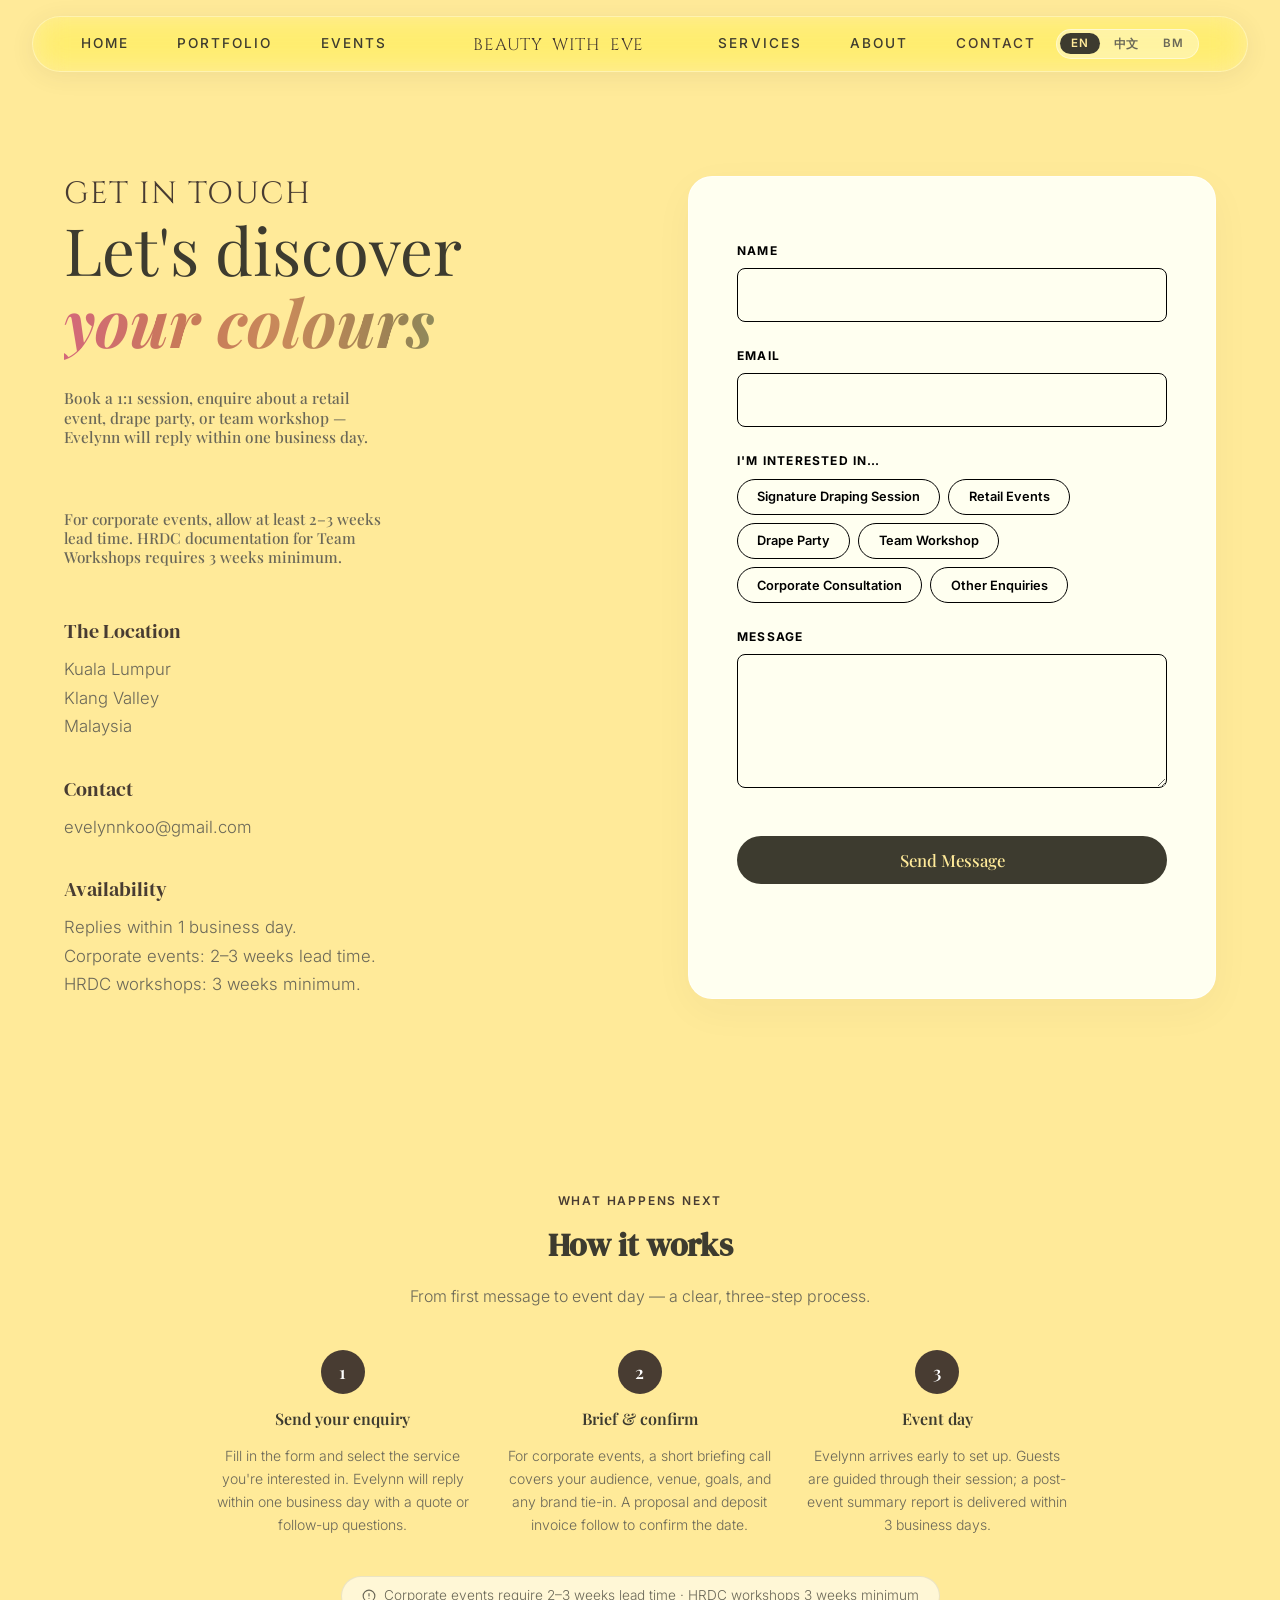
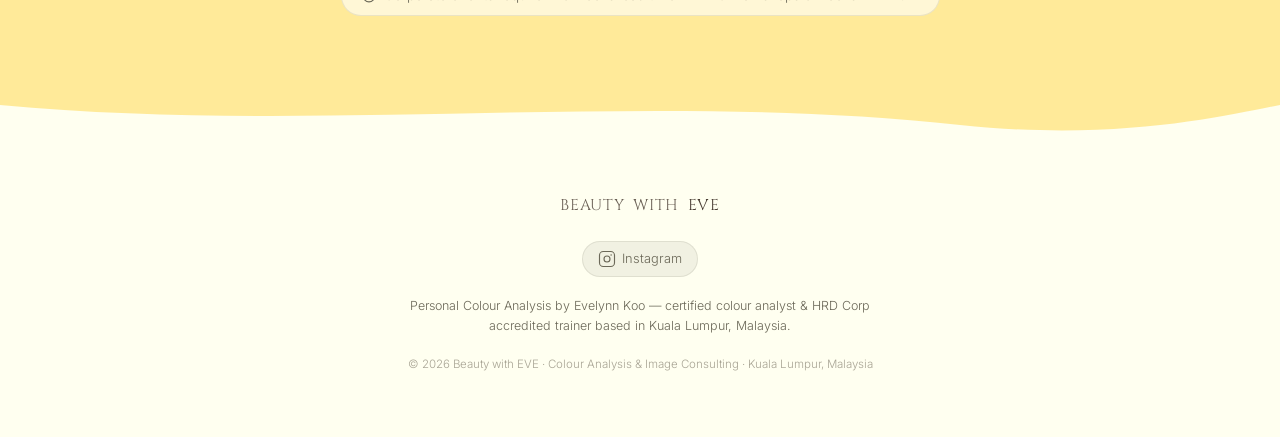
<file: contact.html>
<!DOCTYPE html>
<html lang="en-MY">

<head>
  <meta charset="UTF-8">
  <link rel="icon"
    href="data:image/svg+xml,<svg xmlns='http://www.w3.org/2000/svg' viewBox='0 0 100 100'><rect width='100' height='100' rx='20' fill='%23c4b06e'/><text x='50' y='72' text-anchor='middle' font-family='Georgia,serif' font-size='52' fill='white' font-weight='700'>E</text></svg>">
  <meta name="viewport" content="width=device-width, initial-scale=1.0">
  <meta name="theme-color" content="#FFEA99">
  <title>Book a Session | Beauty with EVE — Personal Colour Draping</title>
  <meta name="description"
    content="Book your personal colour draping session with Beauty with EVE. Get in touch with Evelynn Koo to begin your colour journey in Malaysia.">
  <meta name="robots" content="index, follow, max-snippet:-1, max-image-preview:large">
  <link rel="canonical" href="https://beautywitheve.com/contact">
  <meta property="og:type" content="website">
  <meta property="og:url" content="https://beautywitheve.com/contact">
  <meta property="og:title" content="Book a Session | Beauty with EVE">
  <meta property="og:description"
    content="Ready to discover your colours? Book a personal draping session with Evelynn Koo.">
  <meta property="og:site_name" content="Beauty with EVE">
  <meta property="og:locale" content="en_MY">
  <link rel="dns-prefetch" href="https://images.unsplash.com">
  <link rel="preconnect" href="https://fonts.googleapis.com">
  <link rel="preconnect" href="https://fonts.gstatic.com" crossorigin>
  <link
    href="https://fonts.googleapis.com/css2?family=Cinzel:wght@400;700&family=DM+Serif+Display:ital@0;1&family=Playfair+Display:ital,wght@0,400;0,500;0,600;0,700;0,800;1,400&family=Inter:wght@300;400;500;600;700&display=swap"
    rel="stylesheet">
  <link rel="stylesheet" href="assets/css/styles.css">
  <link rel="alternate" hreflang="en-MY" href="https://beautywitheve.com/contact">
  <link rel="alternate" hreflang="zh" href="https://beautywitheve.com/contact?lang=zh">
  <link rel="alternate" hreflang="ms" href="https://beautywitheve.com/contact?lang=ms">
  <link rel="alternate" hreflang="x-default" href="https://beautywitheve.com/contact">
  <style>
    :root {
      --bg: #FFEA99;
    }
  </style>
  <script type="application/ld+json">
  {
    "@context": "https://schema.org",
    "@type": "ContactPage",
    "name": "Book a Session | Beauty with EVE",
    "url": "https://beautywitheve.com/contact",
    "mainEntity": {
      "@type": "LocalBusiness",
      "name": "Beauty with EVE",
      "email": "evelynnkoo@gmail.com",
      "address": {
        "@type": "PostalAddress",
        "addressLocality": "Kuala Lumpur",
        "addressCountry": "MY"
      }
    }
  }
  </script>
  <meta name="author" content="Evelynn Koo">
  <meta property="og:image"
    content="https://images.unsplash.com/photo-1544005313-94ddf0286df2?auto=format&fit=crop&q=80&w=1200&h=630">
  <meta property="og:image:width" content="1200">
  <meta property="og:image:height" content="630">
  <meta name="twitter:card" content="summary_large_image">
  <meta name="twitter:title" content="Book a Session | Beauty with EVE">
  <meta name="twitter:description"
    content="Book your personal colour draping session with Evelynn Koo in Kuala Lumpur, Malaysia.">
  <meta name="twitter:image"
    content="https://images.unsplash.com/photo-1544005313-94ddf0286df2?auto=format&fit=crop&q=80&w=1200&h=630">
  <meta name="geo.region" content="MY-14">
  <meta name="geo.placename" content="Kuala Lumpur, Malaysia">
  <meta name="geo.position" content="3.1390;101.6869">
  <meta name="ICBM" content="3.1390, 101.6869">
  <link rel="sitemap" type="application/xml" href="/sitemap.xml">
  <script type="application/ld+json">
  {
    "@context":"https://schema.org",
    "@type":"BreadcrumbList",
    "itemListElement":[
    {"@type":"ListItem","position":1,"name":"Home","item":"https://beautywitheve.com/"},
    {"@type":"ListItem","position":2,"name":"Contact","item":"https://beautywitheve.com/contact"}
    ]
  }
  </script>
</head>

<body>
  <a href="#main-content" class="skip-link" data-i18n="skip.main">Skip to main content</a>

  <nav class="nav" id="nav" aria-label="Main navigation">
    <div class="nav__left">
      <a href="index.html" data-i18n="nav.home">Home</a>
      <a href="portfolio.html" data-i18n="nav.portfolio">Portfolio</a>
      <a href="events.html" data-i18n="nav.events">Events</a>
    </div>
    <a href="index.html" class="nav__logo"><span class="nav__logo-prefix">Beauty with </span><span
        class="nav__logo-eve">EVE</span></a>
    <div class="nav__right">
      <a href="services.html" data-i18n="nav.services">Services</a>
      <a href="about.html" data-i18n="nav.about">About</a>
      <a href="contact.html" class="active" data-i18n="nav.contact">Contact</a>
    </div>
    <div class="nav__lang" role="group" aria-label="Language switcher">
      <button type="button" class="nav__lang-btn" data-lang="en">EN</button>
      <button type="button" class="nav__lang-btn" data-lang="zh" lang="zh">中文</button>
      <button type="button" class="nav__lang-btn" data-lang="ms">BM</button>
    </div>
    <button class="nav__hamburger" aria-label="Open navigation menu" data-i18n-aria-label="nav.menu" aria-expanded="false" aria-controls="nav-mobile">
      <span></span><span></span><span></span>
    </button>
  </nav>
  <div class="nav__mobile" id="nav-mobile" aria-hidden="true">
    <a href="index.html" data-i18n="nav.home">Home</a>
    <a href="portfolio.html" data-i18n="nav.portfolio">Portfolio</a>
    <a href="events.html" data-i18n="nav.events">Events</a>
    <a href="services.html" data-i18n="nav.services">Services</a>
    <a href="about.html" data-i18n="nav.about">About</a>
    <a href="contact.html" class="active" data-i18n="nav.contact">Contact</a>
    <div class="nav__mobile-lang" role="group" aria-label="Language switcher">
      <button type="button" class="nav__lang-btn" data-lang="en">EN</button>
      <button type="button" class="nav__lang-btn" data-lang="zh" lang="zh">中文</button>
      <button type="button" class="nav__lang-btn" data-lang="ms">BM</button>
    </div>
  </div>

  <main id="main-content">

    <!-- ── CONTACT SECTION ── -->
    <section class="hero-drape contact-hero">
      <div class="hero-drape__inner contact-hero__inner">

        <!-- Info column -->
        <div class="contact-info fade-in">
          <div class="hero-drape__eyebrow" data-i18n="contact.eyebrow">Get in Touch</div>
          <h1 class="hero-drape__title" data-i18n-html="contact.title">
            Let's discover<br><em>your colours</em>
          </h1>
          <p class="hero-drape__subtitle contact-subtitle" data-i18n="contact.sub1">
            Book a 1:1 session, enquire about a retail event, drape party, or team workshop — Evelynn will reply within one business day.
          </p>
          <p class="hero-drape__subtitle contact-subtitle" style="margin-top:1rem; font-size:0.95rem;" data-i18n="contact.sub2">
            For corporate events, allow at least 2–3 weeks lead time. HRDC documentation for Team Workshops requires 3 weeks minimum.
          </p>

          <address>
            <div class="contact-detail">
              <h2 class="contact-detail__heading" data-i18n="contact.location.heading">The Location</h2>
              <p class="contact-detail__text" data-i18n-html="contact.location.text">Kuala Lumpur<br>Klang Valley<br>Malaysia</p>
            </div>
            <div class="contact-detail">
              <h2 class="contact-detail__heading" data-i18n="contact.contact.heading">Contact</h2>
              <p class="contact-detail__text">
                evelynnkoo@gmail.com
              </p>
            </div>
            <div class="contact-detail">
              <h2 class="contact-detail__heading" data-i18n="contact.avail.heading">Availability</h2>
              <p class="contact-detail__text" data-i18n-html="contact.avail.text">Replies within 1 business day.<br>Corporate events: 2–3 weeks lead time.<br>HRDC workshops: 3 weeks minimum.</p>
            </div>
          </address>
        </div>

        <!-- Form -->
        <div class="contact-form fade-in">
          <form method="post" action="https://formspree.io/evelynnkoo@gmail.com" class="contact-form__fields" aria-label="Enquiry form" data-i18n-aria-label="contact.form.aria">
            <!-- honeypot: bots fill this, humans don't -->
            <div class="form-honeypot" aria-hidden="true">
              <label for="contact-website">Website</label>
              <input type="text" id="contact-website" name="website" autocomplete="off" tabindex="-1">
            </div>
            <div>
              <label for="contact-name" class="contact-label" data-i18n="contact.form.name">Name</label>
              <input type="text" id="contact-name" name="name" class="contact-input" required autocomplete="name">
            </div>
            <div>
              <label for="contact-email" class="contact-label" data-i18n="contact.form.email">Email</label>
              <input type="email" id="contact-email" name="email" class="contact-input" required autocomplete="email">
            </div>
            <div>
              <label class="contact-label" data-i18n="contact.form.interest">I'm interested in…</label>
              <div class="contact-presets">
                <button type="button" class="contact-preset" data-msg-key="contact.preset.signature.msg" data-msg="Hi Evelynn, I'd like to book a 1-on-1 Signature Draping Session. Please let me know your available dates and what I should prepare. Looking forward to hearing from you!" data-i18n="contact.preset.signature">Signature Draping Session</button>
                <button type="button" class="contact-preset" data-msg-key="contact.preset.retail.msg" data-msg="Hi Evelynn, I'm interested in a Retail Event activation for my upcoming launch or exhibition. Could you share more details on the format, duration, and pricing? Thank you!" data-i18n="contact.preset.retail">Retail Events</button>
                <button type="button" class="contact-preset" data-msg-key="contact.preset.drape.msg" data-msg="Hi Evelynn, I'd love to organise a Drape Party for a small group. Could you share more details on the programme, group size, and pricing? Thank you!" data-i18n="contact.preset.drape">Drape Party</button>
                <button type="button" class="contact-preset" data-msg-key="contact.preset.team.msg" data-msg="Hi Evelynn, I'm interested in a Team Workshop for my organisation. Could you share more details on the programme, group size, and whether it is HRDC-claimable? Thank you!" data-i18n="contact.preset.team">Team Workshop</button>
                <button type="button" class="contact-preset" data-msg-key="contact.preset.consult.msg" data-msg="Hi Evelynn, I'm interested in a Corporate Consultation for my organisation. Could you share more details on the programme and pricing? Thank you!" data-i18n="contact.preset.consult">Corporate Consultation</button>
                <button type="button" class="contact-preset" data-msg-key="contact.preset.other.msg" data-msg="Hi Evelynn, I have a question and would love your help. " data-i18n="contact.preset.other">Other Enquiries</button>
              </div>
            </div>
            <div>
              <label for="contact-message" class="contact-label" data-i18n="contact.form.message">Message</label>
              <textarea id="contact-message" name="message" rows="5" class="contact-input" required></textarea>
            </div>
            <button type="submit" class="hero-drape__btn contact-submit" data-i18n="contact.form.submit">Send Message</button>
          </form>
        </div>

      </div>
    </section>

    <!-- ── BOOKING PROCESS ── -->
    <section class="booking-process">
      <div class="booking-process__inner">
        <div class="booking-process__eyebrow" data-i18n="contact.process.eyebrow">What happens next</div>
        <h2 class="booking-process__heading" data-i18n="contact.process.heading">How it works</h2>
        <p class="booking-process__sub" data-i18n="contact.process.sub">From first message to event day — a clear, three-step process.</p>
        <div class="booking-steps">
          <div class="booking-step fade-in">
            <div class="booking-step__num">1</div>
            <div class="booking-step__title" data-i18n="contact.process.1.title">Send your enquiry</div>
            <p class="booking-step__desc" data-i18n="contact.process.1.desc">Fill in the form and select the service you're interested in. Evelynn will reply within one business day with a quote or follow-up questions.</p>
          </div>
          <div class="booking-step fade-in">
            <div class="booking-step__num">2</div>
            <div class="booking-step__title" data-i18n="contact.process.2.title">Brief &amp; confirm</div>
            <p class="booking-step__desc" data-i18n="contact.process.2.desc">For corporate events, a short briefing call covers your audience, venue, goals, and any brand tie-in. A proposal and deposit invoice follow to confirm the date.</p>
          </div>
          <div class="booking-step fade-in">
            <div class="booking-step__num">3</div>
            <div class="booking-step__title" data-i18n="contact.process.3.title">Event day</div>
            <p class="booking-step__desc" data-i18n="contact.process.3.desc">Evelynn arrives early to set up. Guests are guided through their session; a post-event summary report is delivered within 3 business days.</p>
          </div>
        </div>
        <div class="booking-process__note">
          <svg width="14" height="14" viewBox="0 0 24 24" fill="none" stroke="currentColor" stroke-width="2" stroke-linecap="round" stroke-linejoin="round" aria-hidden="true"><circle cx="12" cy="12" r="10"/><line x1="12" y1="8" x2="12" y2="12"/><line x1="12" y1="16" x2="12.01" y2="16"/></svg>
          <span data-i18n="contact.process.note">Corporate events require 2–3 weeks lead time · HRDC workshops 3 weeks minimum</span>
        </div>
      </div>
    </section>

    <!-- ── WAVE ── -->
    <div class="wave-divider wave-divider--bg">
      <svg viewBox="0 0 1440 80" preserveAspectRatio="none" fill="none" aria-hidden="true">
        <path d="M0 25 C360 55 720 10 1080 45 C1260 62 1380 35 1440 25 L1440 80 L0 80Z" fill="#FFFFF0" />
      </svg>
    </div>

  </main>

  <!-- ── FOOTER ── -->
  <footer class="footer-drape" id="site-footer">
    <a href="index.html" class="footer-drape__logo"><span class="logo-prefix">Beauty with </span><span class="logo-eve">EVE</span></a>
    <nav class="footer-drape__links" aria-label="Footer navigation" data-i18n-aria-label="footer.nav_aria">
      <a href="https://www.instagram.com/beautywitheve" aria-label="Follow Beauty with EVE on Instagram" data-i18n-aria-label="footer.instagram_aria" rel="noopener noreferrer" target="_blank">
        <svg width="18" height="18" viewBox="0 0 24 24" fill="none" stroke="currentColor" stroke-width="1.5" stroke-linecap="round" stroke-linejoin="round" aria-hidden="true"><rect x="2" y="2" width="20" height="20" rx="5"/><circle cx="12" cy="12" r="4"/><circle cx="17.5" cy="6.5" r="1" fill="currentColor" stroke="none"/></svg>
        <span data-i18n="footer.instagram">Instagram</span>
      </a>
    </nav>
    <div class="footer-drape__tagline" data-i18n="footer.tagline">Personal Colour Analysis by Evelynn Koo — certified colour analyst &amp; HRD Corp accredited trainer based in Kuala Lumpur, Malaysia.</div>
    <div class="footer-drape__copy" data-i18n="footer.copy">&copy; 2026 Beauty with EVE &middot; Colour Analysis &amp; Image Consulting &middot; Kuala Lumpur, Malaysia</div>
  </footer>

  <script src="assets/js/translations.js" defer></script>
  <script src="assets/js/script.js" defer></script>
  <script>
    document.querySelectorAll('.contact-preset').forEach(btn => {
      btn.addEventListener('click', () => {
        const key = btn.dataset.msgKey;
        const lang = (window.BWE_I18N && window.BWE_I18N.getLang && window.BWE_I18N.getLang()) || 'en';
        const dict = (window.BWE_TRANSLATIONS && window.BWE_TRANSLATIONS[lang]) || {};
        document.getElementById('contact-message').value = (key && dict[key]) || btn.dataset.msg;
      });
    });
  </script>
</body>

</html>
</file>
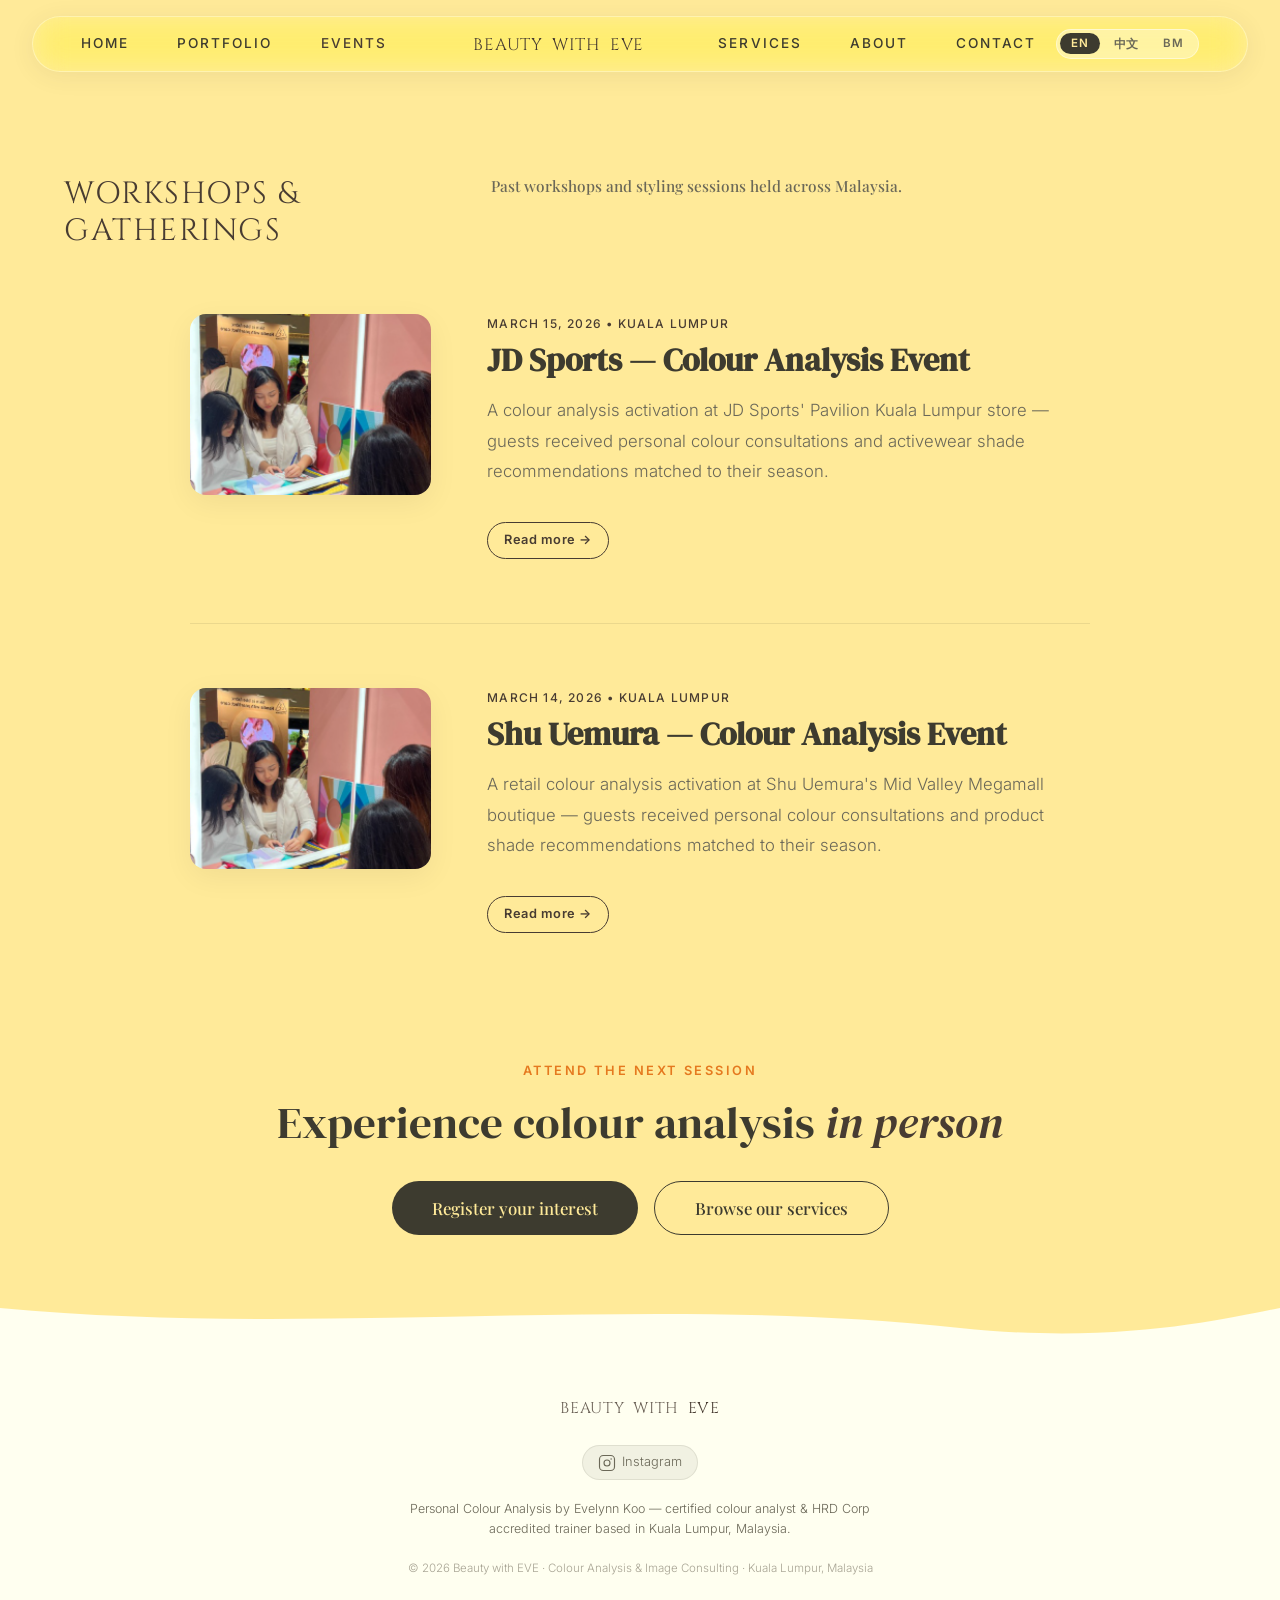
<file: events.html>
<!DOCTYPE html>
<html lang="en-MY">

<head>
  <meta charset="UTF-8">
  <link rel="icon"
    href="data:image/svg+xml,<svg xmlns='http://www.w3.org/2000/svg' viewBox='0 0 100 100'><rect width='100' height='100' rx='20' fill='%23c4b06e'/><text x='50' y='72' text-anchor='middle' font-family='Georgia,serif' font-size='52' fill='white' font-weight='700'>E</text></svg>">
  <meta name="viewport" content="width=device-width, initial-scale=1.0">
  <meta name="theme-color" content="#FFEA99">
  <title>Past Events & Workshops | Beauty with EVE — Colour Analysis Malaysia</title>
  <meta name="description"
    content="Explore past colour analysis workshops, corporate styling sessions, and seasonal draping events by Beauty with EVE across Malaysia.">
  <meta name="robots" content="index, follow, max-snippet:-1, max-image-preview:large">
  <link rel="canonical" href="https://beautywitheve.com/events">
  <meta property="og:type" content="website">
  <meta property="og:url" content="https://beautywitheve.com/events">
  <meta property="og:title" content="Past Events & Workshops | Beauty with EVE">
  <meta property="og:description"
    content="Colour analysis workshops, corporate styling, and seasonal draping events across Malaysia.">
  <meta property="og:site_name" content="Beauty with EVE">
  <meta property="og:locale" content="en_MY">
  <script type="application/ld+json">
  {
    "@context": "https://schema.org",
    "@type": "ItemList",
    "name": "Beauty with EVE — Past Events",
    "description": "Personal colour analysis workshops and corporate styling sessions held across Malaysia.",
    "url": "https://beautywitheve.com/events",
    "numberOfItems": 2,
    "itemListElement": [
      { "@type": "ListItem", "position": 1, "url": "https://beautywitheve.com/events/jd-sports-colour-analysis-mar-2026" },
      { "@type": "ListItem", "position": 2, "url": "https://beautywitheve.com/events/shu-uemura-retail-colour-analysis-mar-2026" }
    ]
  }
  </script>
  <link rel="dns-prefetch" href="https://images.unsplash.com">
  <link rel="preconnect" href="https://fonts.googleapis.com">
  <link rel="preconnect" href="https://fonts.gstatic.com" crossorigin>
  <link
    href="https://fonts.googleapis.com/css2?family=Cinzel:wght@400;700&family=DM+Serif+Display:ital@0;1&family=Playfair+Display:ital,wght@0,400;0,500;0,600;0,700;0,800;1,400&family=Inter:wght@300;400;500;600;700&display=swap"
    rel="stylesheet">
  <link rel="stylesheet" href="assets/css/styles.css">
  <link rel="alternate" hreflang="en-MY" href="https://beautywitheve.com/events">
  <link rel="alternate" hreflang="zh" href="https://beautywitheve.com/events?lang=zh">
  <link rel="alternate" hreflang="ms" href="https://beautywitheve.com/events?lang=ms">
  <link rel="alternate" hreflang="x-default" href="https://beautywitheve.com/events">
  <style>
    :root {
      --bg: #FFEA99;
    }
  </style>
  <meta name="author" content="Evelynn Koo">
  <meta property="og:image"
    content="https://images.unsplash.com/photo-1544005313-94ddf0286df2?auto=format&fit=crop&q=80&w=1200&h=630">
  <meta property="og:image:width" content="1200">
  <meta property="og:image:height" content="630">
  <meta name="twitter:card" content="summary_large_image">
  <meta name="twitter:title" content="Past Events & Workshops | Beauty with EVE">
  <meta name="twitter:description"
    content="Colour analysis workshops and corporate styling events across Malaysia by Beauty with EVE.">
  <meta name="twitter:image"
    content="https://images.unsplash.com/photo-1544005313-94ddf0286df2?auto=format&fit=crop&q=80&w=1200&h=630">
  <meta name="geo.region" content="MY-14">
  <meta name="geo.placename" content="Kuala Lumpur, Malaysia">
  <meta name="geo.position" content="3.1390;101.6869">
  <meta name="ICBM" content="3.1390, 101.6869">
  <link rel="sitemap" type="application/xml" href="/sitemap.xml">
  <script type="application/ld+json">
  {
    "@context":"https://schema.org",
    "@type":"BreadcrumbList",
    "itemListElement":[
    {"@type":"ListItem","position":1,"name":"Home","item":"https://beautywitheve.com/"},
    {"@type":"ListItem","position":2,"name":"Events","item":"https://beautywitheve.com/events"}
    ]
  }
  </script>
</head>

<body>
  <a href="#main-content" class="skip-link" data-i18n="skip.main">Skip to main content</a>

  <nav class="nav" id="nav" aria-label="Main navigation">
    <div class="nav__left">
      <a href="index.html" data-i18n="nav.home">Home</a>
      <a href="portfolio.html" data-i18n="nav.portfolio">Portfolio</a>
      <a href="events.html" class="active" data-i18n="nav.events">Events</a>
    </div>
    <a href="index.html" class="nav__logo"><span class="nav__logo-prefix">Beauty with </span><span
        class="nav__logo-eve">EVE</span></a>
    <div class="nav__right">
      <a href="services.html" data-i18n="nav.services">Services</a>
      <a href="about.html" data-i18n="nav.about">About</a>
      <a href="contact.html" data-i18n="nav.contact">Contact</a>
    </div>
    <div class="nav__lang" role="group" aria-label="Language switcher">
      <button type="button" class="nav__lang-btn" data-lang="en">EN</button>
      <button type="button" class="nav__lang-btn" data-lang="zh" lang="zh">中文</button>
      <button type="button" class="nav__lang-btn" data-lang="ms">BM</button>
    </div>
    <button class="nav__hamburger" aria-label="Open navigation menu" data-i18n-aria-label="nav.menu" aria-expanded="false" aria-controls="nav-mobile">
      <span></span><span></span><span></span>
    </button>
  </nav>
  <div class="nav__mobile" id="nav-mobile" aria-hidden="true">
    <a href="index.html" data-i18n="nav.home">Home</a>
    <a href="portfolio.html" data-i18n="nav.portfolio">Portfolio</a>
    <a href="events.html" class="active" data-i18n="nav.events">Events</a>
    <a href="services.html" data-i18n="nav.services">Services</a>
    <a href="about.html" data-i18n="nav.about">About</a>
    <a href="contact.html" data-i18n="nav.contact">Contact</a>
    <div class="nav__mobile-lang" role="group" aria-label="Language switcher">
      <button type="button" class="nav__lang-btn" data-lang="en">EN</button>
      <button type="button" class="nav__lang-btn" data-lang="zh" lang="zh">中文</button>
      <button type="button" class="nav__lang-btn" data-lang="ms">BM</button>
    </div>
  </div>

  <main id="main-content">

    <!-- ── HERO ── -->
    <section class="hero-drape subpage-hero">
      <div class="hero-drape__inner subpage-hero__inner">
        <h1 class="hero-drape__eyebrow" data-i18n="events.hero.eyebrow">Workshops & Gatherings</h1>
        <p class="hero-drape__subtitle" data-i18n="events.hero.subtitle">
          Past workshops and styling sessions held across Malaysia.
        </p>
      </div>
    </section>

    <!-- ── EVENTS LOG ── -->
    <section class="events-log">
      <div class="events-log__list">

        <article class="event-article fade-in">
          <div class="event-img-wrap">
            <a href="events/jd-sports-colour-analysis-mar-2026.html" tabindex="-1" aria-hidden="true">
              <!-- Replace with actual event photo -->
              <img loading="lazy"
                src="assets/images/common/event-placeholder.png"
                alt="Colour analysis event at JD Sports, Pavilion Kuala Lumpur by Evelynn Koo"
                width="800" height="533">
            </a>
          </div>
          <div class="event-content">
            <header>
              <div class="event-meta"><time datetime="2026-03-15" data-i18n="events.jd.date">March 15, 2026</time> • <span data-i18n="events.jd.location">Kuala Lumpur</span></div>
              <h2 class="event-title">
                <a href="events/jd-sports-colour-analysis-mar-2026.html" data-i18n="events.jd.title">JD Sports — Colour Analysis Event</a>
              </h2>
            </header>
            <p class="event-body" data-i18n="events.jd.desc">
              A colour analysis activation at JD Sports' Pavilion Kuala Lumpur store — guests received personal colour consultations and activewear shade recommendations matched to their season.
            </p>
            <a href="events/jd-sports-colour-analysis-mar-2026.html" class="event-readmore" data-i18n="events.readmore">Read more →</a>
          </div>
        </article>

        <article class="event-article fade-in">
          <div class="event-img-wrap">
            <a href="events/shu-uemura-retail-colour-analysis-mar-2026.html" tabindex="-1" aria-hidden="true">
              <!-- Replace with actual event photo -->
              <img loading="lazy"
                src="assets/images/common/event-placeholder.png"
                alt="Retail colour analysis activation at Shu Uemura, Mid Valley Megamall, Kuala Lumpur by Beauty with EVE"
                width="800" height="533">
            </a>
          </div>
          <div class="event-content">
            <header>
              <div class="event-meta"><time datetime="2026-03-14" data-i18n="events.shu.date">March 14, 2026</time> • <span data-i18n="events.shu.location">Kuala Lumpur</span></div>
              <h2 class="event-title">
                <a href="events/shu-uemura-retail-colour-analysis-mar-2026.html" data-i18n="events.shu.title">Shu Uemura — Colour Analysis Event</a>
              </h2>
            </header>
            <p class="event-body" data-i18n="events.shu.desc">
              A retail colour analysis activation at Shu Uemura's Mid Valley Megamall boutique — guests received personal colour consultations and product shade recommendations matched to their season.
            </p>
            <a href="events/shu-uemura-retail-colour-analysis-mar-2026.html" class="event-readmore" data-i18n="events.readmore">Read more →</a>
          </div>
        </article>


      </div>
    </section>

    <!-- ── CTA ── -->
    <section class="page-cta fade-in">
      <p class="about-eyebrow page-cta__eyebrow" data-i18n="events.cta.eyebrow">Attend the next session</p>
      <h2 class="about-heading page-cta__heading" data-i18n-html="events.cta.heading">Experience colour analysis <em>in person</em></h2>
      <div class="page-cta__actions">
        <a href="contact.html" class="hero-drape__btn" data-i18n="events.cta.btn1">Register your interest</a>
        <a href="services.html" class="hero-drape__btn hero-drape__btn--outline-dark" data-i18n="events.cta.btn2">Browse our services</a>
      </div>
    </section>

    <!-- ── WAVE ── -->
    <div class="wave-divider wave-divider--bg">
      <svg viewBox="0 0 1440 80" preserveAspectRatio="none" fill="none" aria-hidden="true">

        <path d="M0 25 C360 55 720 10 1080 45 C1260 62 1380 35 1440 25 L1440 80 L0 80Z" fill="#FFFFF0" />
      </svg>
    </div>

  </main>

  <!-- ── FOOTER ── -->
  <footer class="footer-drape" id="site-footer">
    <a href="index.html" class="footer-drape__logo"><span class="logo-prefix">Beauty with </span><span class="logo-eve">EVE</span></a>
    <nav class="footer-drape__links" aria-label="Footer navigation" data-i18n-aria-label="footer.nav_aria">
      <a href="https://www.instagram.com/beautywitheve" aria-label="Follow Beauty with EVE on Instagram" data-i18n-aria-label="footer.instagram_aria" rel="noopener noreferrer" target="_blank">
        <svg width="18" height="18" viewBox="0 0 24 24" fill="none" stroke="currentColor" stroke-width="1.5" stroke-linecap="round" stroke-linejoin="round" aria-hidden="true"><rect x="2" y="2" width="20" height="20" rx="5"/><circle cx="12" cy="12" r="4"/><circle cx="17.5" cy="6.5" r="1" fill="currentColor" stroke="none"/></svg>
        <span data-i18n="footer.instagram">Instagram</span>
      </a>
    </nav>
    <div class="footer-drape__tagline" data-i18n="footer.tagline">Personal Colour Analysis by Evelynn Koo — certified colour analyst &amp; HRD Corp accredited trainer based in Kuala Lumpur, Malaysia.</div>
    <div class="footer-drape__copy" data-i18n="footer.copy">&copy; 2026 Beauty with EVE &middot; Colour Analysis &amp; Image Consulting &middot; Kuala Lumpur, Malaysia</div>
  </footer>

  <script src="assets/js/translations.js" defer></script>
  <script src="assets/js/script.js" defer></script>
</body>

</html>
</file>
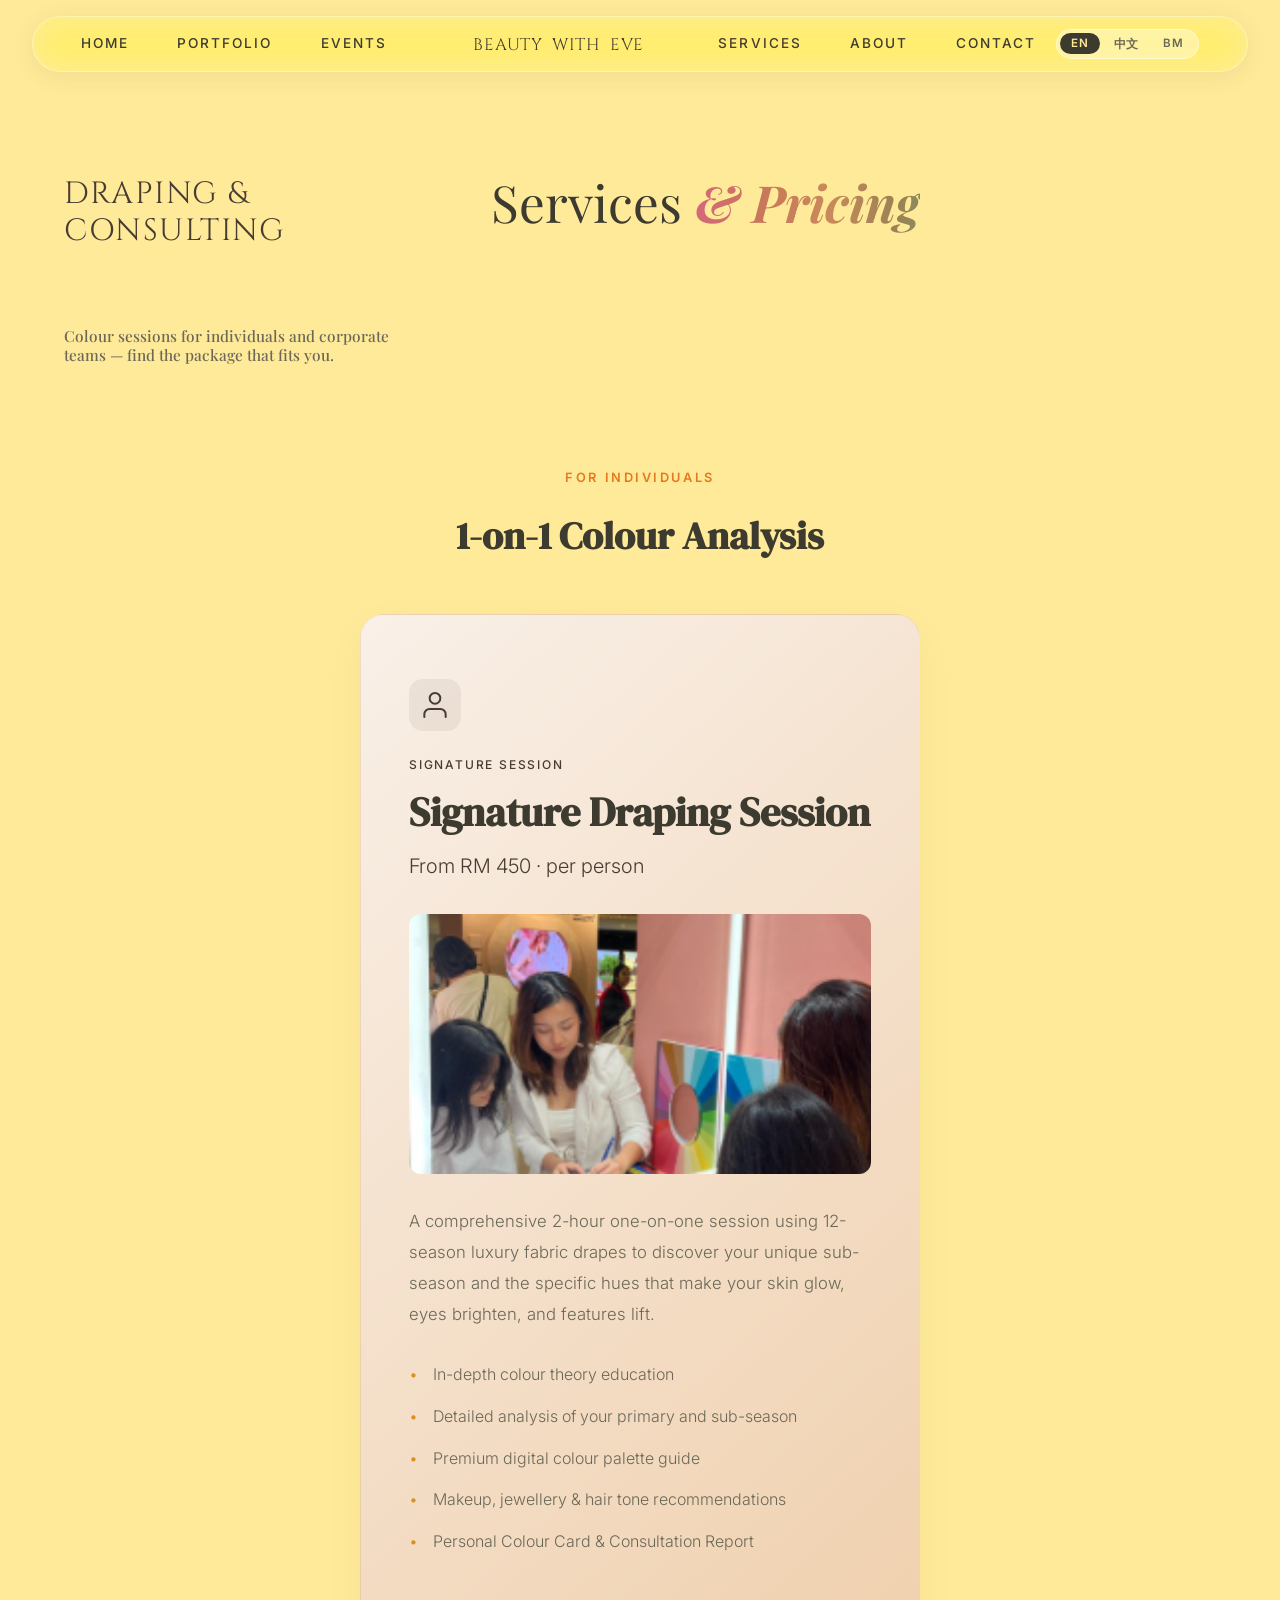
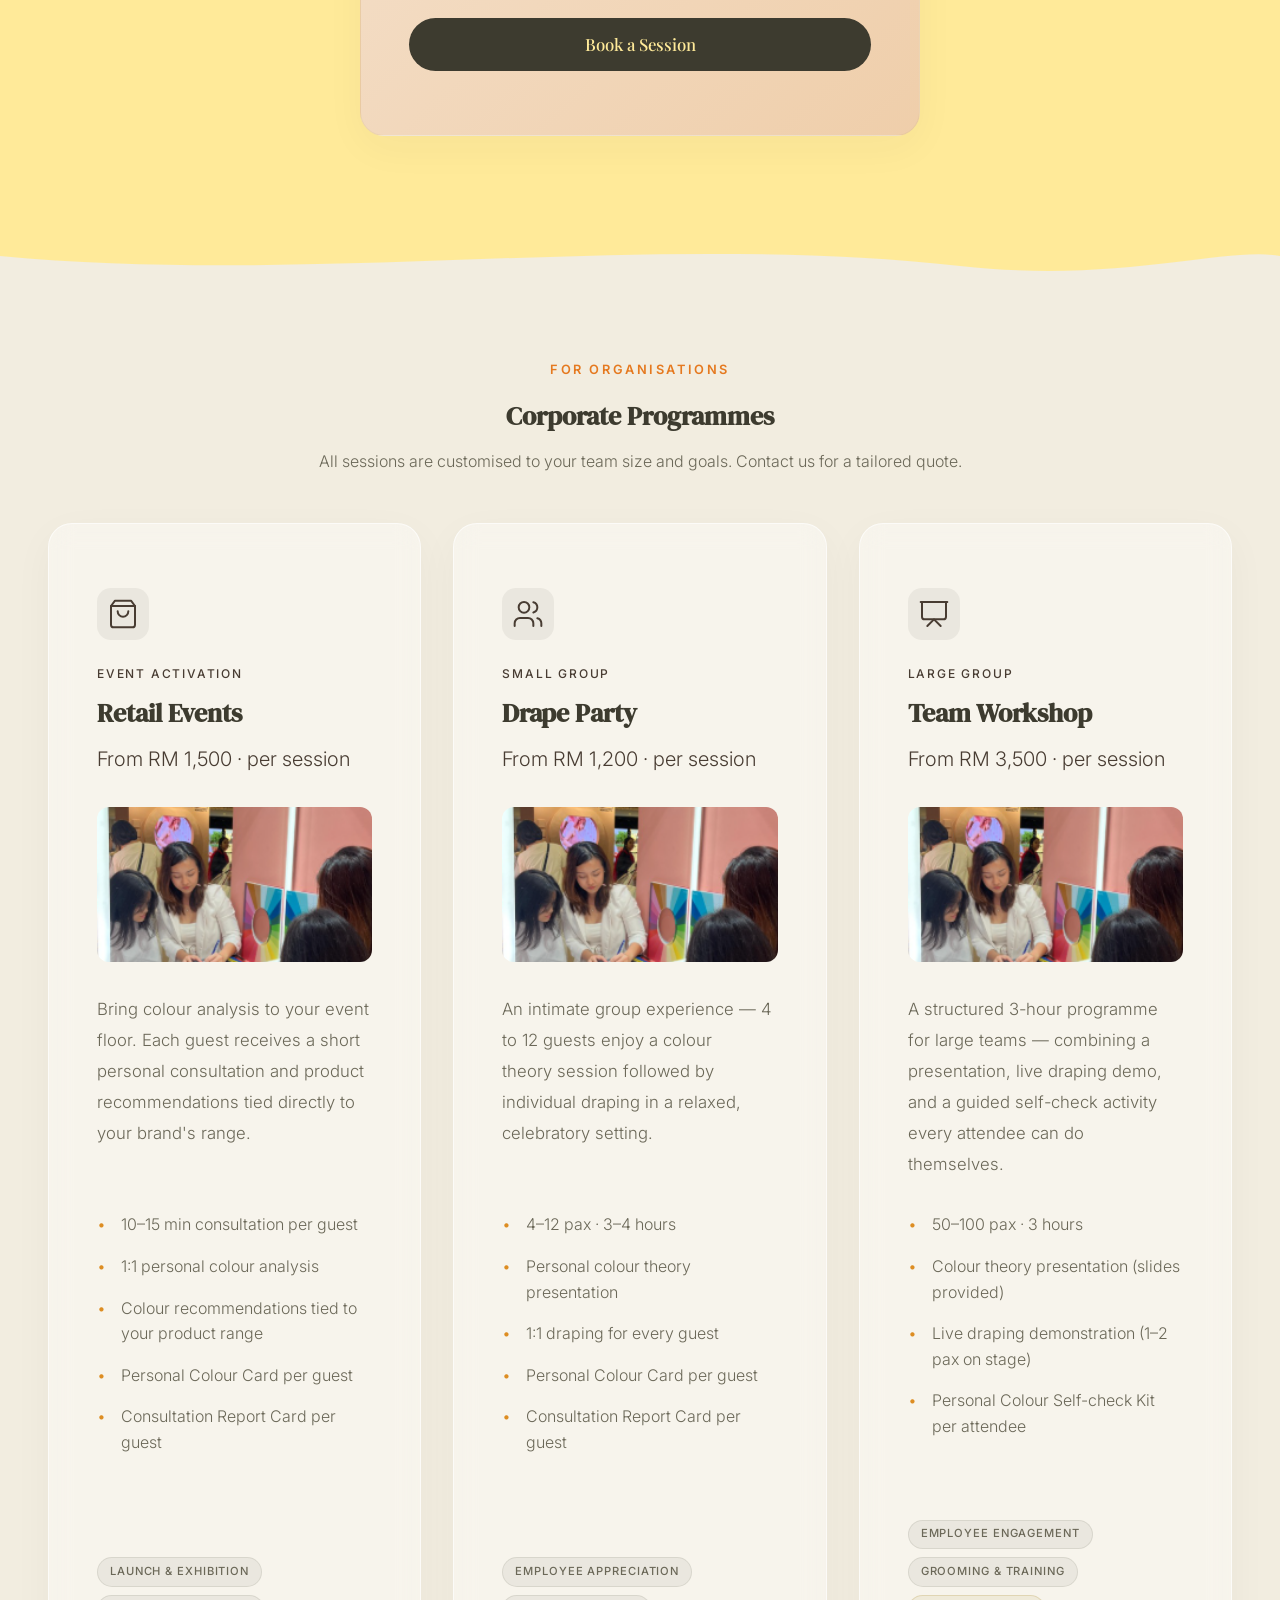
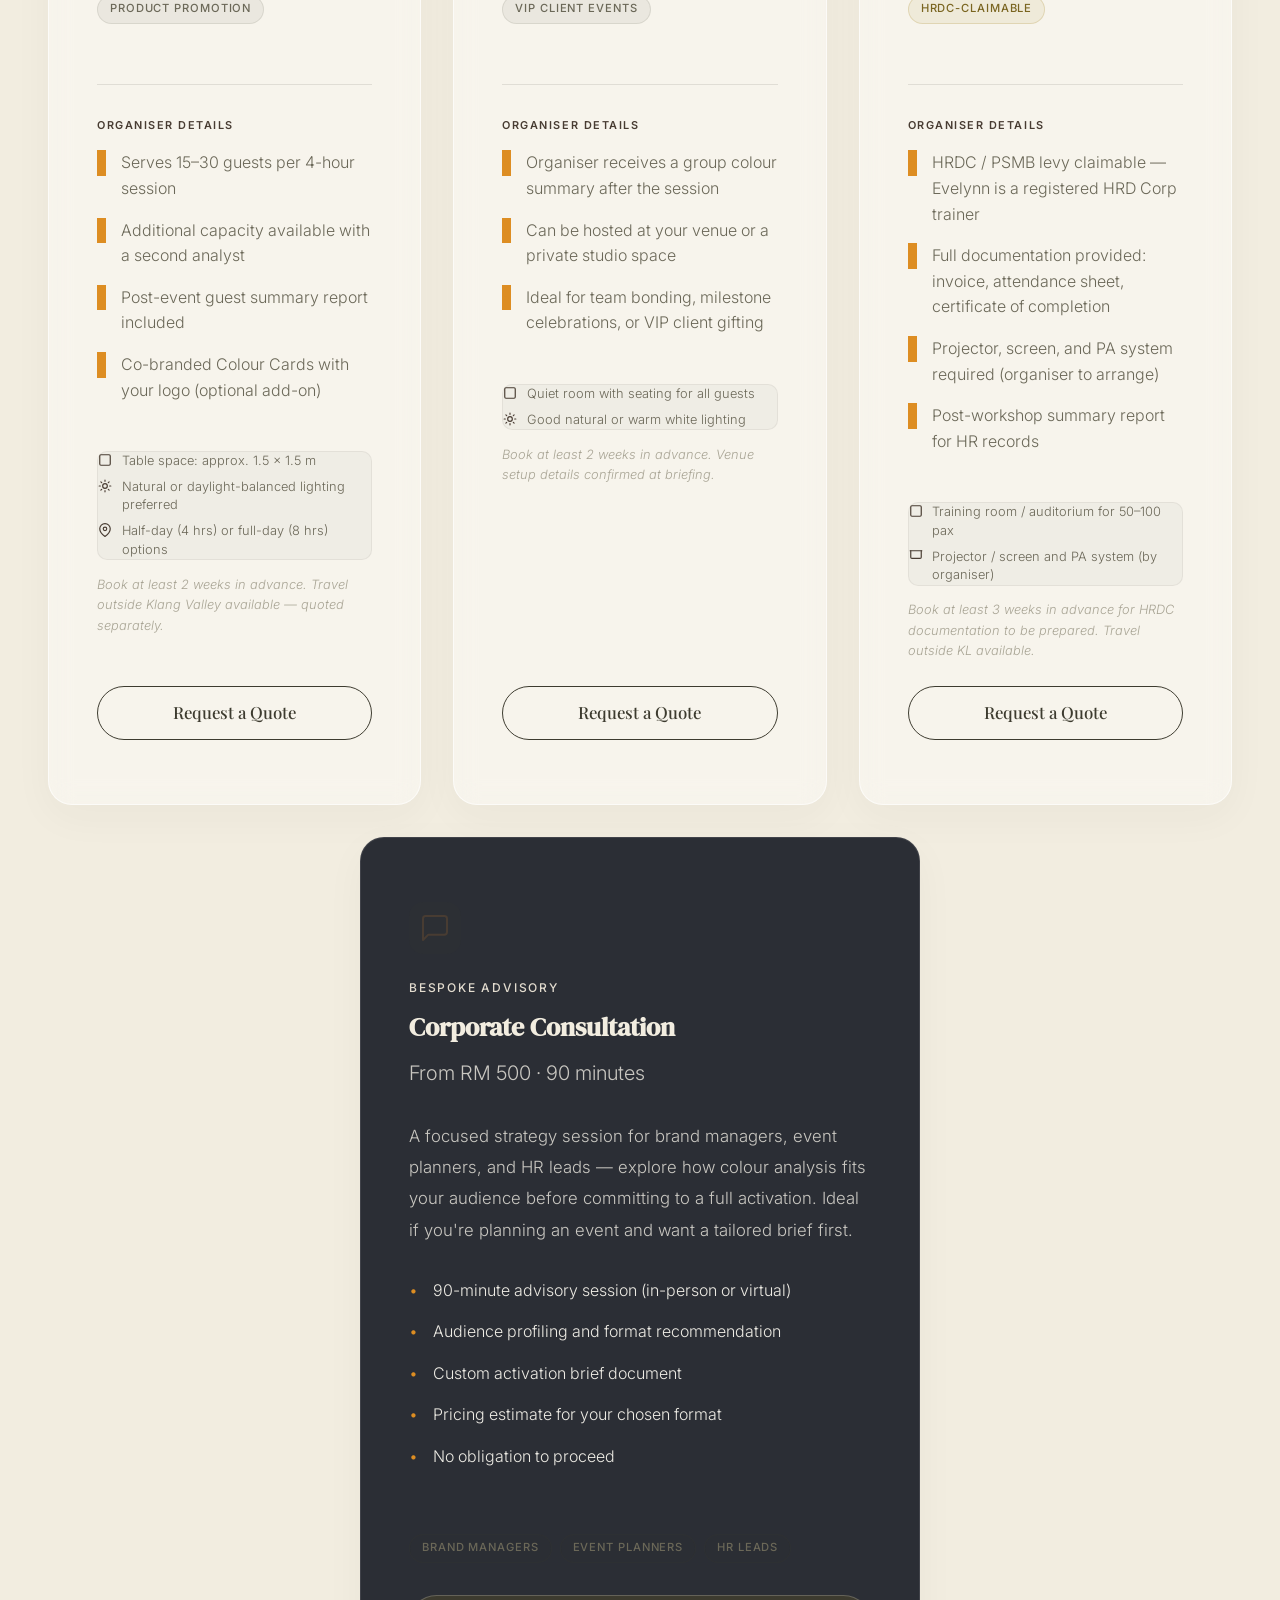
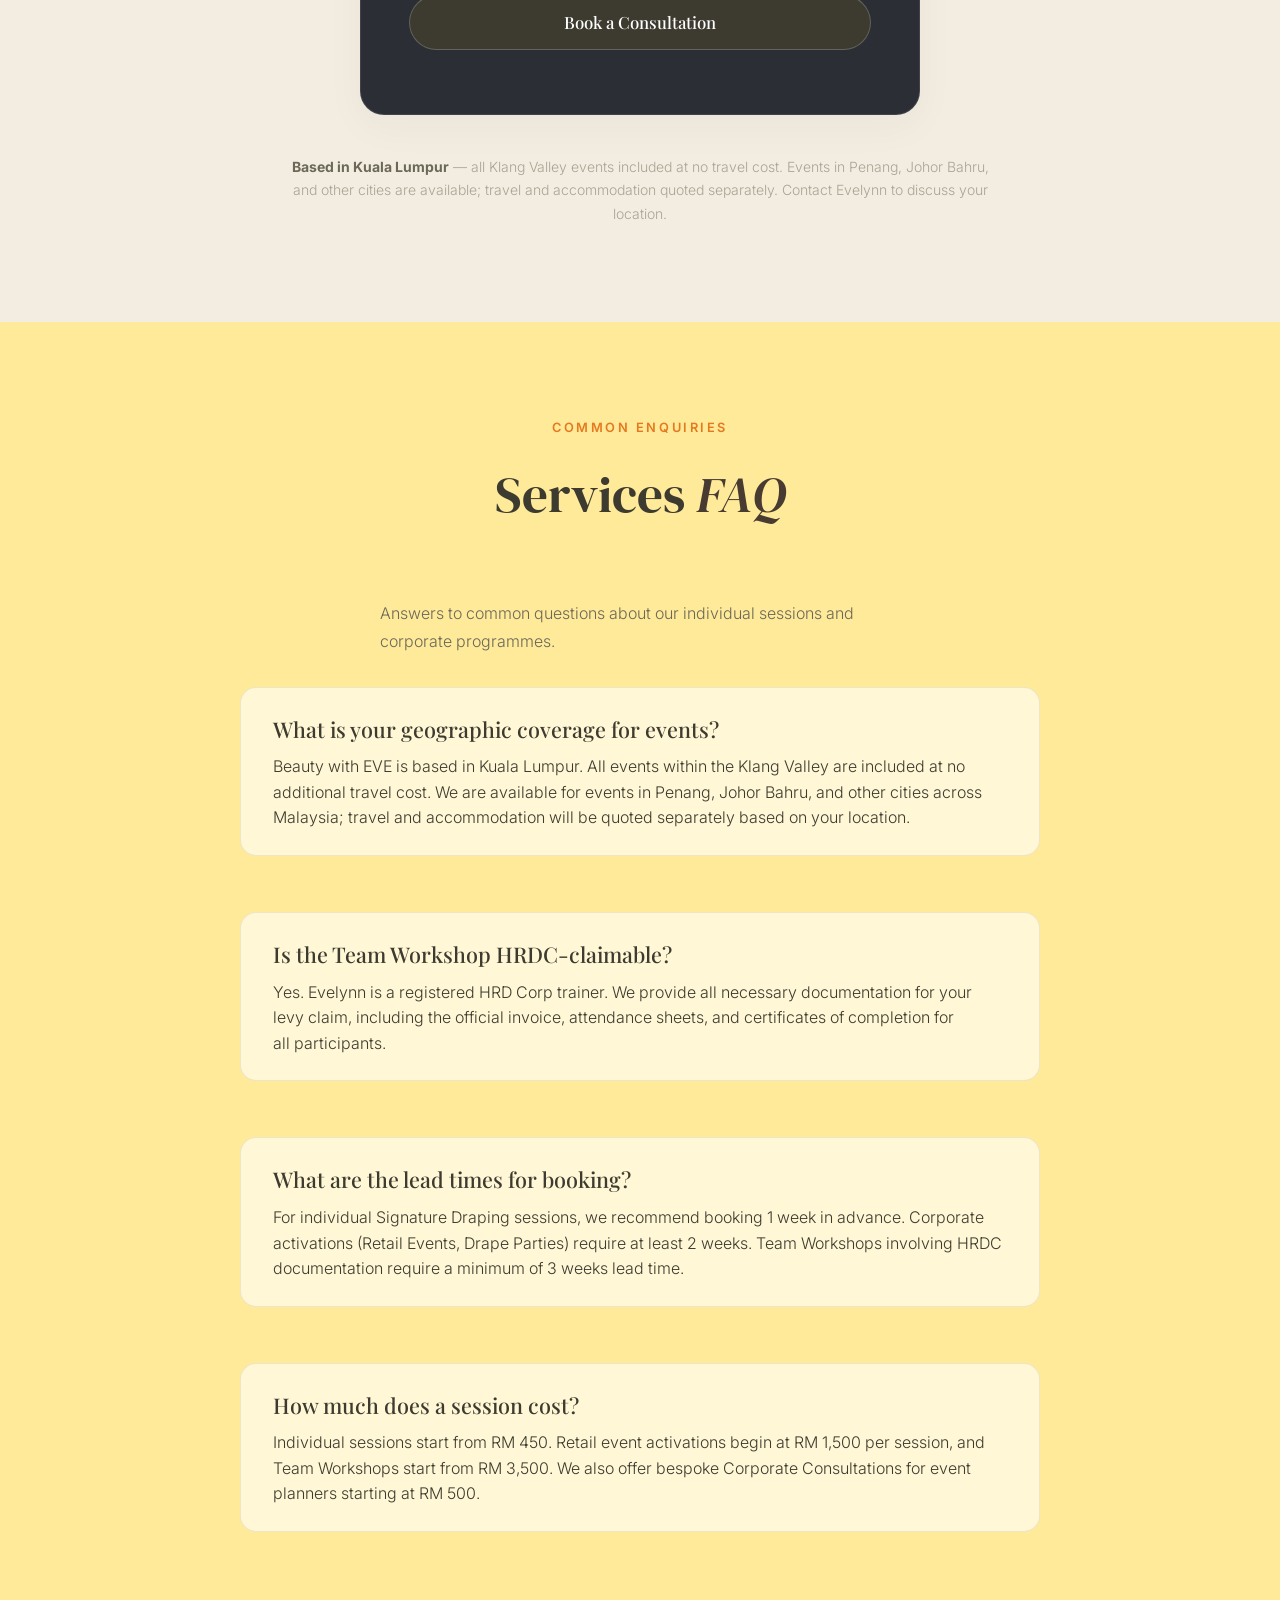
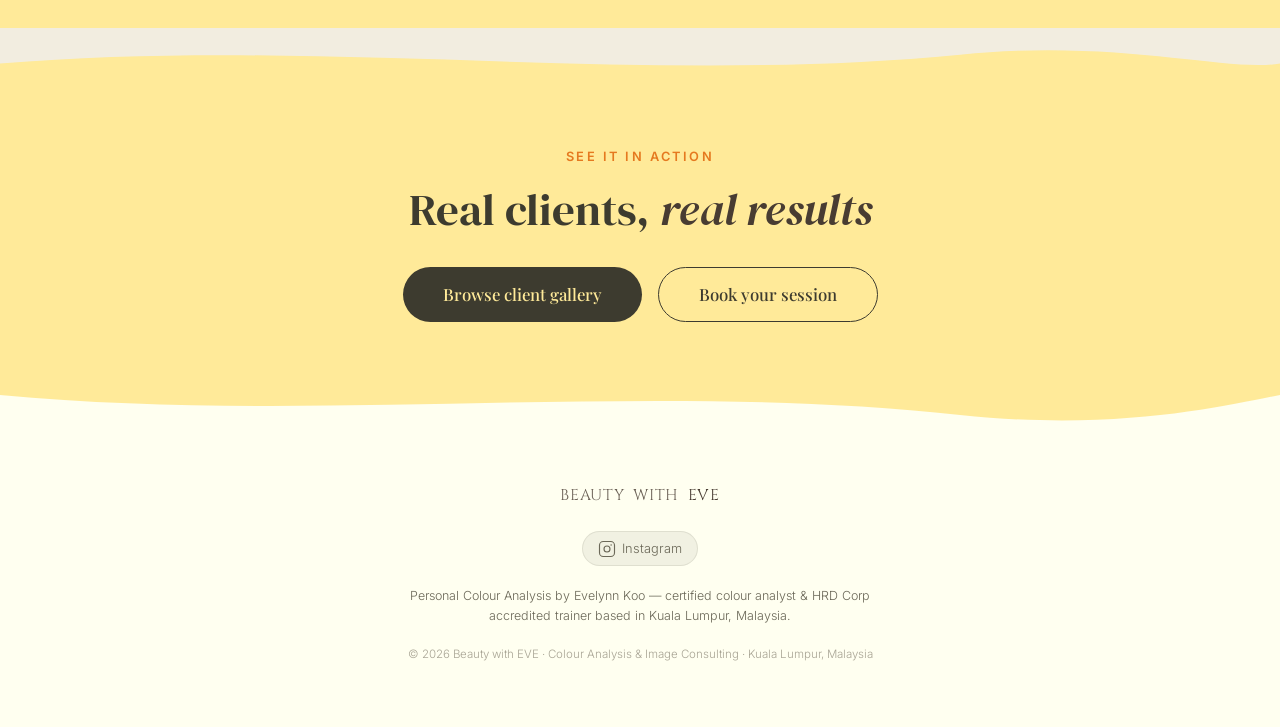
<file: services.html>
<!DOCTYPE html>
<html lang="en-MY">

<head>
  <meta charset="UTF-8">
  <link rel="icon"
    href="data:image/svg+xml,<svg xmlns='http://www.w3.org/2000/svg' viewBox='0 0 100 100'><rect width='100' height='100' rx='20' fill='%23c4b06e'/><text x='50' y='72' text-anchor='middle' font-family='Georgia,serif' font-size='52' fill='white' font-weight='700'>E</text></svg>">
  <meta name="viewport" content="width=device-width, initial-scale=1.0">
  <meta name="theme-color" content="#FFEA99">
  <title>Services & Pricing | Beauty with EVE — Personal Colour Draping</title>
  <meta name="description"
    content="Personal colour draping services by Beauty with EVE — individual sessions and corporate image programmes. Transparent pricing, transformative results.">
  <meta name="robots" content="index, follow, max-snippet:-1, max-image-preview:large">
  <link rel="canonical" href="https://beautywitheve.com/services">
  <meta property="og:type" content="website">
  <meta property="og:url" content="https://beautywitheve.com/services">
  <meta property="og:title" content="Services & Pricing | Beauty with EVE">
  <meta property="og:description"
    content="Personal colour draping sessions and corporate image programmes. Find the package that fits your journey.">
  <meta property="og:site_name" content="Beauty with EVE">
  <meta property="og:locale" content="en_MY">
  <script type="application/ld+json">
  {
    "@context": "https://schema.org",
    "@type": "WebPage",
    "name": "Services & Pricing | Beauty with EVE",
    "speakable": {
      "@type": "SpeakableSpecification",
      "cssSelector": [".hero-drape__title", ".hero-drape__subtitle", ".services-block__title"]
    },
    "url": "https://beautywitheve.com/services"
  }
  </script>
  <script type="application/ld+json">
  {
    "@context": "https://schema.org",
    "@type": "Service",
    "name": "Personal Colour Draping",
    "provider": { "@type": "LocalBusiness", "name": "Beauty with EVE", "url": "https://beautywitheve.com" },
    "areaServed": "Malaysia",
    "url": "https://beautywitheve.com/services",
    "description": "Expert personal colour analysis and draping sessions to discover your natural colour palette.",
    "hasOfferCatalog": {
      "@type": "OfferCatalog",
      "name": "Beauty with EVE Service Packages",
      "itemListElement": [
        {
          "@type": "Offer",
          "name": "Signature Draping Session",
          "description": "Comprehensive 2-hour personal colour analysis using 12-season luxury fabric drapes. Includes digital colour palette guide, makeup and jewellery recommendations, and complimentary fabric swatch wallet.",
          "price": "450",
          "priceCurrency": "MYR",
          "availability": "https://schema.org/InStock",
          "url": "https://beautywitheve.com/contact"
        },
        {
          "@type": "Offer",
          "name": "Executive Image Masterclass",
          "description": "Half-day or full-day corporate colour psychology and professional image workshop for leadership teams. Includes individual spot-draping, virtual presence guidelines, and private consultation.",
          "availability": "https://schema.org/InStock",
          "url": "https://beautywitheve.com/contact"
        }
      ]
    }
  }
  </script>
  <link rel="dns-prefetch" href="https://images.unsplash.com">
  <link rel="preconnect" href="https://fonts.googleapis.com">
  <link rel="preconnect" href="https://fonts.gstatic.com" crossorigin>
  <link
    href="https://fonts.googleapis.com/css2?family=Cinzel:wght@400;700&family=DM+Serif+Display:ital@0;1&family=Playfair+Display:ital,wght@0,400;0,500;0,600;0,700;0,800;1,400&family=Inter:wght@300;400;500;600;700&display=swap"
    rel="stylesheet">
  <link rel="stylesheet" href="assets/css/styles.css">
  <link rel="alternate" hreflang="en-MY" href="https://beautywitheve.com/services">
  <link rel="alternate" hreflang="zh" href="https://beautywitheve.com/services?lang=zh">
  <link rel="alternate" hreflang="ms" href="https://beautywitheve.com/services?lang=ms">
  <link rel="alternate" hreflang="x-default" href="https://beautywitheve.com/services">
  <style>
    :root {
      --bg: #FFEA99;
    }
  </style>
  <meta name="author" content="Evelynn Koo">
  <meta property="og:image"
    content="https://images.unsplash.com/photo-1629198688000-71f23e745b6e?auto=format&fit=crop&q=80&w=1200&h=630">
  <meta property="og:image:width" content="1200">
  <meta property="og:image:height" content="630">
  <meta name="twitter:card" content="summary_large_image">
  <meta name="twitter:title" content="Services & Pricing | Beauty with EVE">
  <meta name="twitter:description"
    content="Personal colour draping services from individual sessions to corporate programmes. Beauty with EVE, Malaysia.">
  <meta name="twitter:image"
    content="https://images.unsplash.com/photo-1629198688000-71f23e745b6e?auto=format&fit=crop&q=80&w=1200&h=630">
  <meta name="geo.region" content="MY-14">
  <meta name="geo.placename" content="Kuala Lumpur, Malaysia">
  <meta name="geo.position" content="3.1390;101.6869">
  <meta name="ICBM" content="3.1390, 101.6869">
  <link rel="sitemap" type="application/xml" href="/sitemap.xml">
  <script type="application/ld+json">
  {
    "@context": "https://schema.org",
    "@type": "FAQPage",
    "mainEntity": [
      {
        "@type": "Question",
        "name": "What is your geographic coverage for events?",
        "acceptedAnswer": { "@type": "Answer", "text": "Beauty with EVE is based in Kuala Lumpur. All events within the Klang Valley are included at no additional travel cost. We are available for events in Penang, Johor Bahru, and other cities across Malaysia; travel and accommodation will be quoted separately based on your location." }
      },
      {
        "@type": "Question",
        "name": "Is the Team Workshop HRDC-claimable?",
        "acceptedAnswer": { "@type": "Answer", "text": "Yes. Evelynn is a registered HRD Corp trainer. We provide all necessary documentation for your levy claim, including the official invoice, attendance sheets, and certificates of completion for all participants." }
      },
      {
        "@type": "Question",
        "name": "What are the lead times for booking?",
        "acceptedAnswer": { "@type": "Answer", "text": "For individual Signature Draping sessions, we recommend booking 1 week in advance. Corporate activations (Retail Events, Drape Parties) require at least 2 weeks. Team Workshops involving HRDC documentation require a minimum of 3 weeks lead time." }
      },
      {
        "@type": "Question",
        "name": "How much does a session cost?",
        "acceptedAnswer": { "@type": "Answer", "text": "Individual sessions start from RM 450. Retail event activations begin at RM 1,500 per session, and Team Workshops start from RM 3,500. We also offer bespoke Corporate Consultations for event planners starting at RM 500." }
      }
    ]
  }
  </script>
  <script type="application/ld+json">
  {
    "@context":"https://schema.org",
    "@type":"BreadcrumbList",
    "itemListElement":[
    {"@type":"ListItem","position":1,"name":"Home","item":"https://beautywitheve.com/"},
    {"@type":"ListItem","position":2,"name":"Services","item":"https://beautywitheve.com/services"}
    ]
  }
  </script>
</head>

<body>
  <a href="#main-content" class="skip-link" data-i18n="skip.main">Skip to main content</a>

  <nav class="nav" id="nav" aria-label="Main navigation">
    <div class="nav__left">
      <a href="index.html" data-i18n="nav.home">Home</a>
      <a href="portfolio.html" data-i18n="nav.portfolio">Portfolio</a>
      <a href="events.html" data-i18n="nav.events">Events</a>
    </div>
    <a href="index.html" class="nav__logo"><span class="nav__logo-prefix">Beauty with </span><span
        class="nav__logo-eve">EVE</span></a>
    <div class="nav__right">
      <a href="services.html" class="active" data-i18n="nav.services">Services</a>
      <a href="about.html" data-i18n="nav.about">About</a>
      <a href="contact.html" data-i18n="nav.contact">Contact</a>
    </div>
    <div class="nav__lang" role="group" aria-label="Language switcher">
      <button type="button" class="nav__lang-btn" data-lang="en">EN</button>
      <button type="button" class="nav__lang-btn" data-lang="zh" lang="zh">中文</button>
      <button type="button" class="nav__lang-btn" data-lang="ms">BM</button>
    </div>
    <button class="nav__hamburger" aria-label="Open navigation menu" data-i18n-aria-label="nav.menu" aria-expanded="false" aria-controls="nav-mobile">
      <span></span><span></span><span></span>
    </button>
  </nav>
  <div class="nav__mobile" id="nav-mobile" aria-hidden="true">
    <a href="index.html" data-i18n="nav.home">Home</a>
    <a href="portfolio.html" data-i18n="nav.portfolio">Portfolio</a>
    <a href="events.html" data-i18n="nav.events">Events</a>
    <a href="services.html" class="active" data-i18n="nav.services">Services</a>
    <a href="about.html" data-i18n="nav.about">About</a>
    <a href="contact.html" data-i18n="nav.contact">Contact</a>
    <div class="nav__mobile-lang" role="group" aria-label="Language switcher">
      <button type="button" class="nav__lang-btn" data-lang="en">EN</button>
      <button type="button" class="nav__lang-btn" data-lang="zh" lang="zh">中文</button>
      <button type="button" class="nav__lang-btn" data-lang="ms">BM</button>
    </div>
  </div>

  <main id="main-content">

    <!-- ── HERO ── -->
    <section class="hero-drape subpage-hero">
      <div class="hero-drape__inner subpage-hero__inner">
        <div class="hero-drape__eyebrow" data-i18n="services.hero.eyebrow">Draping &amp; Consulting</div>
        <h1 class="hero-drape__title" data-i18n-html="services.hero.title">Services <em>&amp; Pricing</em></h1>
        <p class="hero-drape__subtitle" data-i18n="services.hero.subtitle">
          Colour sessions for individuals and corporate teams — find the package that fits you.
        </p>
      </div>
    </section>

    <!-- ── INDIVIDUAL ── -->
    <section class="services-section">
      <div class="services-block">
        <div class="services-block__header fade-in">
          <div class="drape-reveal__label" data-i18n="services.individual.label">For Individuals</div>
          <h2 class="services-block__title" data-i18n="services.individual.title">1-on-1 Colour Analysis</h2>
        </div>
        <div class="services-grid services-grid--individual">
          <div class="service-package service-package--personal fade-in">
            <div class="service-package__icon" aria-hidden="true">
              <svg width="32" height="32" viewBox="0 0 24 24" fill="none" stroke="currentColor" stroke-width="1.5" stroke-linecap="round" stroke-linejoin="round"><path d="M20 21v-2a4 4 0 0 0-4-4H8a4 4 0 0 0-4 4v2"/><circle cx="12" cy="7" r="4"/></svg>
            </div>
            <div class="service-package__type" data-i18n="services.signature.type">Signature Session</div>
            <h3 class="service-package__title" data-i18n="services.signature.title">Signature Draping Session</h3>
            <div class="service-package__price" data-i18n="services.signature.price">From RM 450 · per person</div>
            <img
              class="service-package__img"
              src="assets/images/common/event-placeholder.png"
              alt="Luxury colour draping setup — seasonal fabric swatches arranged for a personal colour analysis session"
              width="760" height="427"
              loading="lazy">
            <p class="service-package__desc" data-i18n="services.signature.desc">A comprehensive 2-hour one-on-one session using 12-season luxury fabric drapes to discover your unique sub-season and the specific hues that make your skin glow, eyes brighten, and features lift.</p>
            <ul class="service-list">
              <li data-i18n="services.signature.li1">In-depth colour theory education</li>
              <li data-i18n="services.signature.li2">Detailed analysis of your primary and sub-season</li>
              <li data-i18n="services.signature.li3">Premium digital colour palette guide</li>
              <li data-i18n="services.signature.li4">Makeup, jewellery &amp; hair tone recommendations</li>
              <li data-i18n="services.signature.li5">Personal Colour Card &amp; Consultation Report</li>
            </ul>
            <a href="contact.html" class="hero-drape__btn hero-drape__btn--full" data-i18n="services.signature.cta">Book a Session</a>
          </div>
        </div>
      </div>
    </section>

    <!-- wave: yellow → linen -->
    <div class="wave-divider wave-divider--yellow">
      <svg viewBox="0 0 1440 80" preserveAspectRatio="none" fill="none" aria-hidden="true">
        <path d="M0 40 C360 70 720 15 1080 50 C1260 68 1380 30 1440 40 L1440 80 L0 80Z" fill="#f2ede0" />
      </svg>
    </div>

    <!-- ── CORPORATE ── -->
    <section class="services-section services-section--corporate">
      <div class="services-block">
        <div class="services-block__header fade-in">
          <div class="drape-reveal__label" data-i18n="services.corp.label">For Organisations</div>
          <h2 class="services-block__title" data-i18n="services.corp.title">Corporate Programmes</h2>
          <p class="services-block__subtitle" data-i18n="services.corp.subtitle">All sessions are customised to your team size and goals. Contact us for a tailored quote.</p>
        </div>
        <div class="services-grid services-grid--three">

          <!-- Retail Events -->
          <div class="service-package fade-in">
            <div class="service-package__icon" aria-hidden="true">
              <svg width="32" height="32" viewBox="0 0 24 24" fill="none" stroke="currentColor" stroke-width="1.5" stroke-linecap="round" stroke-linejoin="round"><path d="M6 2 3 6v14a2 2 0 0 0 2 2h14a2 2 0 0 0 2-2V6l-3-4z"/><line x1="3" y1="6" x2="21" y2="6"/><path d="M16 10a4 4 0 0 1-8 0"/></svg>
            </div>
            <div class="service-package__type" data-i18n="services.retail.type">Event Activation</div>
            <h3 class="service-package__title" data-i18n="services.retail.title">Retail Events</h3>
            <div class="service-package__price" data-i18n="services.retail.price">From RM 1,500 · per session</div>
            <img
              class="service-package__img"
              src="assets/images/common/event-placeholder.png"
              alt="Colour analysis activation at a retail event — guests receiving personal colour consultations"
              width="760" height="427"
              loading="lazy">
            <p class="service-package__desc" data-i18n="services.retail.desc">Bring colour analysis to your event floor. Each guest receives a short personal consultation and product recommendations tied directly to your brand's range.</p>
            <ul class="service-list">
              <li data-i18n="services.retail.li1">10–15 min consultation per guest</li>
              <li data-i18n="services.retail.li2">1:1 personal colour analysis</li>
              <li data-i18n="services.retail.li3">Colour recommendations tied to your product range</li>
              <li data-i18n="services.retail.li4">Personal Colour Card per guest</li>
              <li data-i18n="services.retail.li5">Consultation Report Card per guest</li>
            </ul>
            <div class="service-package__tags">
              <span class="service-tag" data-i18n="services.retail.tag1">Launch &amp; Exhibition</span>
              <span class="service-tag" data-i18n="services.retail.tag2">Product Promotion</span>
            </div>
            <!-- Organiser details -->
            <details class="service-package__organiser">
              <summary class="service-package__organiser-heading">
                <span data-i18n="services.organiser">Organiser details</span>
                <svg class="organiser-chevron" width="16" height="16" viewBox="0 0 24 24" fill="none" stroke="currentColor" stroke-width="2.5" stroke-linecap="round" stroke-linejoin="round" aria-hidden="true"><polyline points="6 9 12 15 18 9"/></svg>
              </summary>
              <ul class="service-list service-list--organiser">
                <li data-i18n="services.retail.org1">Serves 15–30 guests per 4-hour session</li>
                <li data-i18n="services.retail.org2">Additional capacity available with a second analyst</li>
                <li data-i18n="services.retail.org3">Post-event guest summary report included</li>
                <li data-i18n="services.retail.org4">Co-branded Colour Cards with your logo (optional add-on)</li>
              </ul>
              <div class="service-package__logistics">
                <div class="service-package__logistics-item">
                  <svg width="14" height="14" viewBox="0 0 24 24" fill="none" stroke="currentColor" stroke-width="2" stroke-linecap="round" stroke-linejoin="round" aria-hidden="true"><rect x="3" y="3" width="18" height="18" rx="2"/></svg>
                  <span data-i18n="services.retail.log1">Table space: approx. 1.5 × 1.5 m</span>
                </div>
                <div class="service-package__logistics-item">
                  <svg width="14" height="14" viewBox="0 0 24 24" fill="none" stroke="currentColor" stroke-width="2" stroke-linecap="round" stroke-linejoin="round" aria-hidden="true"><circle cx="12" cy="12" r="4"/><path d="M12 2v2M12 20v2M4.93 4.93l1.41 1.41M17.66 17.66l1.41 1.41M2 12h2M20 12h2M4.93 19.07l1.41-1.41M17.66 6.34l1.41-1.41"/></svg>
                  <span data-i18n="services.retail.log2">Natural or daylight-balanced lighting preferred</span>
                </div>
                <div class="service-package__logistics-item">
                  <svg width="14" height="14" viewBox="0 0 24 24" fill="none" stroke="currentColor" stroke-width="2" stroke-linecap="round" stroke-linejoin="round" aria-hidden="true"><path d="M21 10c0 7-9 13-9 13s-9-6-9-13a9 9 0 0 1 18 0z"/><circle cx="12" cy="10" r="3"/></svg>
                  <span data-i18n="services.retail.log3">Half-day (4 hrs) or full-day (8 hrs) options</span>
                </div>
              </div>
              <p class="service-package__geo-note" data-i18n="services.retail.geo">Book at least 2 weeks in advance. Travel outside Klang Valley available — quoted separately.</p>
            </details>
            <a href="contact.html" class="hero-drape__btn hero-drape__btn--outline-dark hero-drape__btn--full" data-i18n="services.cta.quote">Request a Quote</a>
          </div>

          <!-- Small Group -->
          <div class="service-package fade-in">
            <div class="service-package__icon" aria-hidden="true">
              <svg width="32" height="32" viewBox="0 0 24 24" fill="none" stroke="currentColor" stroke-width="1.5" stroke-linecap="round" stroke-linejoin="round"><path d="M16 21v-2a4 4 0 0 0-4-4H6a4 4 0 0 0-4 4v2"/><circle cx="9" cy="7" r="4"/><path d="M22 21v-2a4 4 0 0 0-3-3.87"/><path d="M16 3.13a4 4 0 0 1 0 7.75"/></svg>
            </div>
            <div class="service-package__type" data-i18n="services.drape.type">Small Group</div>
            <h3 class="service-package__title" data-i18n="services.drape.title">Drape Party</h3>
            <div class="service-package__price" data-i18n="services.drape.price">From RM 1,200 · per session</div>
            <img
              class="service-package__img"
              src="assets/images/common/event-placeholder.png"
              alt="Drape Party — a small group of guests enjoying personal colour draping together"
              width="760" height="427"
              loading="lazy">
            <p class="service-package__desc" data-i18n="services.drape.desc">An intimate group experience — 4 to 12 guests enjoy a colour theory session followed by individual draping in a relaxed, celebratory setting.</p>
            <ul class="service-list">
              <li data-i18n="services.drape.li1">4–12 pax · 3–4 hours</li>
              <li data-i18n="services.drape.li2">Personal colour theory presentation</li>
              <li data-i18n="services.drape.li3">1:1 draping for every guest</li>
              <li data-i18n="services.drape.li4">Personal Colour Card per guest</li>
              <li data-i18n="services.drape.li5">Consultation Report Card per guest</li>
            </ul>
            <div class="service-package__tags">
              <span class="service-tag" data-i18n="services.drape.tag1">Employee Appreciation</span>
              <span class="service-tag" data-i18n="services.drape.tag2">VIP Client Events</span>
            </div>
            <!-- Organiser details -->
            <details class="service-package__organiser">
              <summary class="service-package__organiser-heading">
                <span data-i18n="services.organiser">Organiser details</span>
                <svg class="organiser-chevron" width="16" height="16" viewBox="0 0 24 24" fill="none" stroke="currentColor" stroke-width="2.5" stroke-linecap="round" stroke-linejoin="round" aria-hidden="true"><polyline points="6 9 12 15 18 9"/></svg>
              </summary>
              <ul class="service-list service-list--organiser">
                <li data-i18n="services.drape.org1">Organiser receives a group colour summary after the session</li>
                <li data-i18n="services.drape.org2">Can be hosted at your venue or a private studio space</li>
                <li data-i18n="services.drape.org3">Ideal for team bonding, milestone celebrations, or VIP client gifting</li>
              </ul>
              <div class="service-package__logistics">
                <div class="service-package__logistics-item">
                  <svg width="14" height="14" viewBox="0 0 24 24" fill="none" stroke="currentColor" stroke-width="2" stroke-linecap="round" stroke-linejoin="round" aria-hidden="true"><rect x="3" y="3" width="18" height="18" rx="2"/></svg>
                  <span data-i18n="services.drape.log1">Quiet room with seating for all guests</span>
                </div>
                <div class="service-package__logistics-item">
                  <svg width="14" height="14" viewBox="0 0 24 24" fill="none" stroke="currentColor" stroke-width="2" stroke-linecap="round" stroke-linejoin="round" aria-hidden="true"><circle cx="12" cy="12" r="4"/><path d="M12 2v2M12 20v2M4.93 4.93l1.41 1.41M17.66 17.66l1.41 1.41M2 12h2M20 12h2M4.93 19.07l1.41-1.41M17.66 6.34l1.41-1.41"/></svg>
                  <span data-i18n="services.drape.log2">Good natural or warm white lighting</span>
                </div>
              </div>
              <p class="service-package__geo-note" data-i18n="services.drape.geo">Book at least 2 weeks in advance. Venue setup details confirmed at briefing.</p>
            </details>
            <a href="contact.html" class="hero-drape__btn hero-drape__btn--outline-dark hero-drape__btn--full" data-i18n="services.cta.quote">Request a Quote</a>
          </div>

          <!-- Group Workshop -->
          <div class="service-package fade-in">
            <div class="service-package__icon" aria-hidden="true">
              <svg width="32" height="32" viewBox="0 0 24 24" fill="none" stroke="currentColor" stroke-width="1.5" stroke-linecap="round" stroke-linejoin="round"><path d="M2 3h20"/><path d="M21 3v11a2 2 0 0 1-2 2H5a2 2 0 0 1-2-2V3"/><path d="m7 21 5-5 5 5"/></svg>
            </div>
            <div class="service-package__type" data-i18n="services.team.type">Large Group</div>
            <h3 class="service-package__title" data-i18n="services.team.title">Team Workshop</h3>
            <div class="service-package__price" data-i18n="services.team.price">From RM 3,500 · per session</div>
            <img
              class="service-package__img"
              src="assets/images/common/event-placeholder.png"
              alt="Corporate team workshop — large group attending a colour theory and draping session"
              width="760" height="427"
              loading="lazy">
            <p class="service-package__desc" data-i18n="services.team.desc">A structured 3-hour programme for large teams — combining a presentation, live draping demo, and a guided self-check activity every attendee can do themselves.</p>
            <ul class="service-list">
              <li data-i18n="services.team.li1">50–100 pax · 3 hours</li>
              <li data-i18n="services.team.li2">Colour theory presentation (slides provided)</li>
              <li data-i18n="services.team.li3">Live draping demonstration (1–2 pax on stage)</li>
              <li data-i18n="services.team.li4">Personal Colour Self-check Kit per attendee</li>
            </ul>
            <div class="service-package__tags">
              <span class="service-tag" data-i18n="services.team.tag1">Employee Engagement</span>
              <span class="service-tag" data-i18n="services.team.tag2">Grooming &amp; Training</span>
              <span class="service-tag service-tag--hrdc" data-i18n="services.team.tag3">HRDC-Claimable</span>
            </div>
            <!-- Organiser details -->
            <details class="service-package__organiser">
              <summary class="service-package__organiser-heading">
                <span data-i18n="services.organiser">Organiser details</span>
                <svg class="organiser-chevron" width="16" height="16" viewBox="0 0 24 24" fill="none" stroke="currentColor" stroke-width="2.5" stroke-linecap="round" stroke-linejoin="round" aria-hidden="true"><polyline points="6 9 12 15 18 9"/></svg>
              </summary>
              <ul class="service-list service-list--organiser">
                <li data-i18n="services.team.org1">HRDC / PSMB levy claimable — Evelynn is a registered HRD Corp trainer</li>
                <li data-i18n="services.team.org2">Full documentation provided: invoice, attendance sheet, certificate of completion</li>
                <li data-i18n="services.team.org3">Projector, screen, and PA system required (organiser to arrange)</li>
                <li data-i18n="services.team.org4">Post-workshop summary report for HR records</li>
              </ul>
              <div class="service-package__logistics">
                <div class="service-package__logistics-item">
                  <svg width="14" height="14" viewBox="0 0 24 24" fill="none" stroke="currentColor" stroke-width="2" stroke-linecap="round" stroke-linejoin="round" aria-hidden="true"><rect x="3" y="3" width="18" height="18" rx="2"/></svg>
                  <span data-i18n="services.team.log1">Training room / auditorium for 50–100 pax</span>
                </div>
                <div class="service-package__logistics-item">
                  <svg width="14" height="14" viewBox="0 0 24 24" fill="none" stroke="currentColor" stroke-width="2" stroke-linecap="round" stroke-linejoin="round" aria-hidden="true"><path d="M2 3h20"/><path d="M21 3v11a2 2 0 0 1-2 2H5a2 2 0 0 1-2-2V3"/></svg>
                  <span data-i18n="services.team.log2">Projector / screen and PA system (by organiser)</span>
                </div>
              </div>
              <p class="service-package__geo-note" data-i18n="services.team.geo">Book at least 3 weeks in advance for HRDC documentation to be prepared. Travel outside KL available.</p>
            </details>
            <a href="contact.html" class="hero-drape__btn hero-drape__btn--outline-dark hero-drape__btn--full" data-i18n="services.cta.quote">Request a Quote</a>
          </div>

        </div>

        <!-- Corporate Consultation — standalone bespoke option -->
        <div class="services-grid services-grid--individual" style="margin-top: 2rem;">
          <div class="service-package service-package--corporate fade-in">
            <div class="service-package__icon" aria-hidden="true">
              <svg width="32" height="32" viewBox="0 0 24 24" fill="none" stroke="currentColor" stroke-width="1.5" stroke-linecap="round" stroke-linejoin="round"><path d="M21 15a2 2 0 0 1-2 2H7l-4 4V5a2 2 0 0 1 2-2h14a2 2 0 0 1 2 2z"/></svg>
            </div>
            <div class="service-package__type" data-i18n="services.consult.type">Bespoke Advisory</div>
            <h3 class="service-package__title" data-i18n="services.consult.title">Corporate Consultation</h3>
            <div class="service-package__price" data-i18n="services.consult.price">From RM 500 · 90 minutes</div>
            <p class="service-package__desc" data-i18n="services.consult.desc">A focused strategy session for brand managers, event planners, and HR leads — explore how colour analysis fits your audience before committing to a full activation. Ideal if you're planning an event and want a tailored brief first.</p>
            <ul class="service-list">
              <li data-i18n="services.consult.li1">90-minute advisory session (in-person or virtual)</li>
              <li data-i18n="services.consult.li2">Audience profiling and format recommendation</li>
              <li data-i18n="services.consult.li3">Custom activation brief document</li>
              <li data-i18n="services.consult.li4">Pricing estimate for your chosen format</li>
              <li data-i18n="services.consult.li5">No obligation to proceed</li>
            </ul>
            <div class="service-package__tags">
              <span class="service-tag" data-i18n="services.consult.tag1">Brand Managers</span>
              <span class="service-tag" data-i18n="services.consult.tag2">Event Planners</span>
              <span class="service-tag" data-i18n="services.consult.tag3">HR Leads</span>
            </div>
            <a href="contact.html" class="hero-drape__btn hero-drape__btn--full" data-i18n="services.consult.cta">Book a Consultation</a>
          </div>
        </div>

        <!-- Geographic coverage note -->
        <p class="services-geo-note fade-in" data-i18n-html="services.geo">
          <strong>Based in Kuala Lumpur</strong> — all Klang Valley events included at no travel cost. Events in Penang, Johor Bahru, and other cities are available; travel and accommodation quoted separately. Contact Evelynn to discuss your location.
        </p>

      </div>
    </section>

    <!-- ── FAQ ── -->
    <section class="faq-drape" id="faq">
      <div class="faq-drape__inner">
        <div class="drape-reveal__label" data-i18n="services.faq.label">Common Enquiries</div>
        <h2 class="faq-drape__title" data-i18n-html="services.faq.title">Services <em>FAQ</em></h2>
        <p style="color:var(--text-secondary);max-width:520px;margin:0.75rem auto 2rem;font-size:1rem;line-height:1.7;" data-i18n="services.faq.sub">Answers to common questions about our individual sessions and corporate programmes.</p>

        <div class="faq-drape__list">
          <details class="faq-drape__item fade-in">
            <summary class="faq-drape__question" data-i18n="services.faq.q1">What is your geographic coverage for events?</summary>
            <div class="faq-drape__answer">
              <p data-i18n="services.faq.a1">Beauty with EVE is based in Kuala Lumpur. All events within the Klang Valley are included at no additional travel cost. We are available for events in Penang, Johor Bahru, and other cities across Malaysia; travel and accommodation will be quoted separately based on your location.</p>
            </div>
          </details>

          <details class="faq-drape__item fade-in">
            <summary class="faq-drape__question" data-i18n="services.faq.q2">Is the Team Workshop HRDC-claimable?</summary>
            <div class="faq-drape__answer">
              <p data-i18n="services.faq.a2">Yes. Evelynn is a registered HRD Corp trainer. We provide all necessary documentation for your levy claim, including the official invoice, attendance sheets, and certificates of completion for all participants.</p>
            </div>
          </details>

          <details class="faq-drape__item fade-in">
            <summary class="faq-drape__question" data-i18n="services.faq.q3">What are the lead times for booking?</summary>
            <div class="faq-drape__answer">
              <p data-i18n="services.faq.a3">For individual Signature Draping sessions, we recommend booking 1 week in advance. Corporate activations (Retail Events, Drape Parties) require at least 2 weeks. Team Workshops involving HRDC documentation require a minimum of 3 weeks lead time.</p>
            </div>
          </details>

          <details class="faq-drape__item fade-in">
            <summary class="faq-drape__question" data-i18n="services.faq.q4">How much does a session cost?</summary>
            <div class="faq-drape__answer">
              <p data-i18n="services.faq.a4">Individual sessions start from RM 450. Retail event activations begin at RM 1,500 per session, and Team Workshops start from RM 3,500. We also offer bespoke Corporate Consultations for event planners starting at RM 500.</p>
            </div>
          </details>
        </div>
      </div>
    </section>

    <!-- wave: linen → yellow -->
    <div style="background:#f2ede0">
      <svg viewBox="0 0 1440 80" preserveAspectRatio="none" fill="none" aria-hidden="true" style="display:block">
        <path d="M0 40 C360 10 720 65 1080 30 C1260 12 1380 50 1440 40 L1440 80 L0 80Z" fill="#FFEA99" />
      </svg>
    </div>

    <!-- ── SOCIAL PROOF LINK ── -->
    <section class="page-cta fade-in">
      <p class="about-eyebrow page-cta__eyebrow" data-i18n="services.cta.eyebrow">See it in action</p>
      <h2 class="about-heading page-cta__heading" data-i18n-html="services.cta.heading">Real clients, <em>real results</em></h2>
      <div class="page-cta__actions">
        <a href="portfolio.html" class="hero-drape__btn" data-i18n="services.cta.btn1">Browse client gallery</a>
        <a href="contact.html" class="hero-drape__btn hero-drape__btn--outline-dark" data-i18n="services.cta.btn2">Book your session</a>
      </div>
    </section>

    <!-- ── WAVE ── -->
    <div class="wave-divider wave-divider--bg">
      <svg viewBox="0 0 1440 80" preserveAspectRatio="none" fill="none" aria-hidden="true">

        <path d="M0 25 C360 55 720 10 1080 45 C1260 62 1380 35 1440 25 L1440 80 L0 80Z" fill="#FFFFF0" />
      </svg>
    </div>

  </main>

  <!-- ── FOOTER ── -->
  <footer class="footer-drape" id="site-footer">
    <a href="index.html" class="footer-drape__logo"><span class="logo-prefix">Beauty with </span><span class="logo-eve">EVE</span></a>
    <nav class="footer-drape__links" aria-label="Footer navigation" data-i18n-aria-label="footer.nav_aria">
      <a href="https://www.instagram.com/beautywitheve" aria-label="Follow Beauty with EVE on Instagram" data-i18n-aria-label="footer.instagram_aria" rel="noopener noreferrer" target="_blank">
        <svg width="18" height="18" viewBox="0 0 24 24" fill="none" stroke="currentColor" stroke-width="1.5" stroke-linecap="round" stroke-linejoin="round" aria-hidden="true"><rect x="2" y="2" width="20" height="20" rx="5"/><circle cx="12" cy="12" r="4"/><circle cx="17.5" cy="6.5" r="1" fill="currentColor" stroke="none"/></svg>
        <span data-i18n="footer.instagram">Instagram</span>
      </a>
    </nav>
    <div class="footer-drape__tagline" data-i18n="footer.tagline">Personal Colour Analysis by Evelynn Koo — certified colour analyst &amp; HRD Corp accredited trainer based in Kuala Lumpur, Malaysia.</div>
    <div class="footer-drape__copy" data-i18n="footer.copy">&copy; 2026 Beauty with EVE &middot; Colour Analysis &amp; Image Consulting &middot; Kuala Lumpur, Malaysia</div>
  </footer>

  <script src="assets/js/translations.js" defer></script>
  <script src="assets/js/script.js" defer></script>
</body>

</html>
</file>
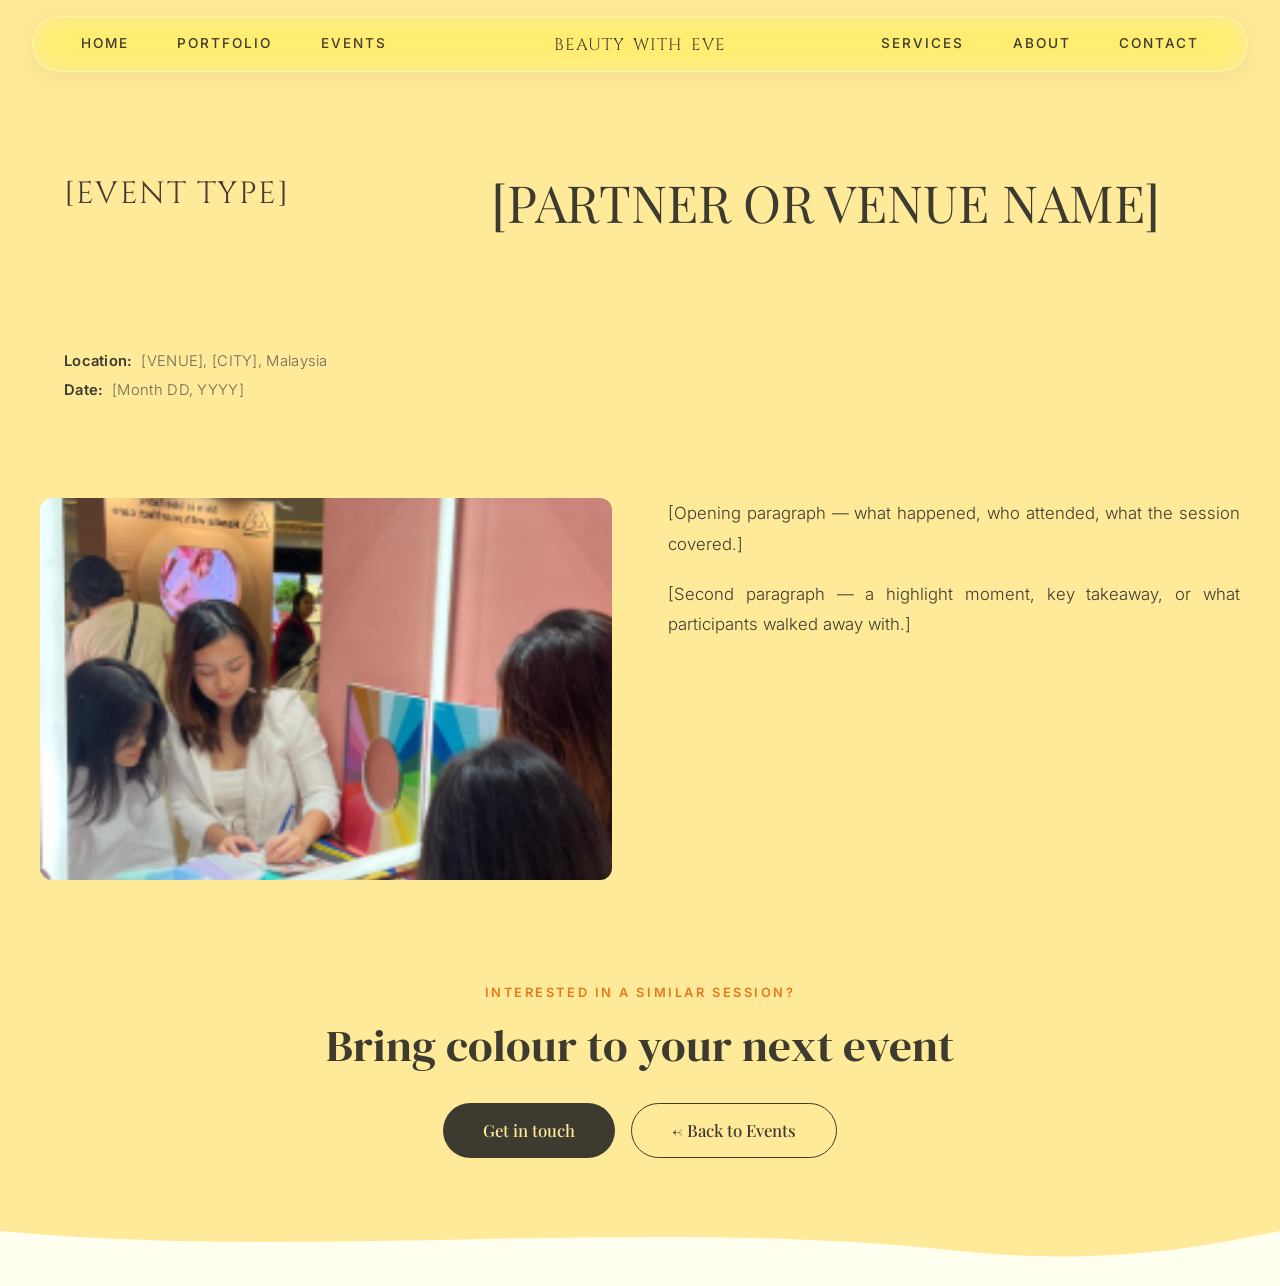
<file: events/_event-template.html>
<!DOCTYPE html>
<html lang="en-MY">

<head>
  <meta charset="UTF-8">
  <link rel="icon"
    href="data:image/svg+xml,<svg xmlns='http://www.w3.org/2000/svg' viewBox='0 0 100 100'><rect width='100' height='100' rx='20' fill='%23c4b06e'/><text x='50' y='72' text-anchor='middle' font-family='Georgia,serif' font-size='52' fill='white' font-weight='700'>E</text></svg>">
  <meta name="viewport" content="width=device-width, initial-scale=1.0">
  <meta name="theme-color" content="#FFEA99">

  <!-- ══ SWAP: title, description, canonical, OG per event ══ -->
  <title>[EVENT NAME] | Beauty with EVE</title>
  <meta name="description" content="[1–2 sentence summary of the event for Google snippet. Include location and type.]">
  <meta name="robots" content="index, follow, max-snippet:-1, max-image-preview:large">
  <link rel="canonical" href="https://beautywitheve.com/events/[SLUG]">

  <meta property="og:type" content="article">
  <meta property="og:url" content="https://beautywitheve.com/events/[SLUG]">
  <meta property="og:title" content="[EVENT NAME] | Beauty with EVE">
  <meta property="og:description" content="[Same as meta description]">
  <meta property="og:site_name" content="Beauty with EVE">
  <meta property="og:locale" content="en_MY">
  <!-- ══ SWAP: use an actual event photo, not the default portrait ══ -->
  <meta property="og:image" content="https://images.unsplash.com/[EVENT-PHOTO]?auto=format&fit=crop&q=80&w=1200&h=630">
  <meta property="og:image:width" content="1200">
  <meta property="og:image:height" content="630">

  <meta name="twitter:card" content="summary_large_image">
  <meta name="twitter:title" content="[EVENT NAME] | Beauty with EVE">
  <meta name="twitter:description" content="[Same as meta description]">
  <meta name="twitter:image" content="https://images.unsplash.com/[EVENT-PHOTO]?auto=format&fit=crop&q=80&w=1200&h=630">

  <meta name="author" content="Evelynn Koo">
  <meta name="geo.region" content="MY-14">
  <meta name="geo.placename" content="Kuala Lumpur, Malaysia">
  <meta name="geo.position" content="3.1390;101.6869">
  <meta name="ICBM" content="3.1390, 101.6869">
  <link rel="sitemap" type="application/xml" href="/sitemap.xml">
  <link rel="alternate" hreflang="en-MY" href="https://beautywitheve.com/events/[SLUG]">
  <link rel="alternate" hreflang="x-default" href="https://beautywitheve.com/events/[SLUG]">

  <!-- ══ SWAP: update all fields below ══ -->
  <script type="application/ld+json">
  {
    "@context": "https://schema.org",
    "@type": "Event",
    "name": "[EVENT NAME]",
    "url": "https://beautywitheve.com/events/[SLUG]",
    "startDate": "YYYY-MM-DD",
    "eventStatus": "https://schema.org/EventScheduled",
    "eventAttendanceMode": "https://schema.org/OfflineEventAttendanceMode",
    "location": {
      "@type": "Place",
      "name": "[VENUE NAME or CITY]",
      "address": {
        "@type": "PostalAddress",
        "addressLocality": "[CITY]",
        "addressCountry": "MY"
      }
    },
    "organizer": {
      "@type": "LocalBusiness",
      "name": "Beauty with EVE",
      "url": "https://beautywitheve.com"
    },
    "image": "https://images.unsplash.com/[EVENT-PHOTO]?auto=format&fit=crop&q=80&w=1200&h=630",
    "description": "[Same as meta description]"
  }
  </script>

  <script type="application/ld+json">
  {
    "@context": "https://schema.org",
    "@type": "BreadcrumbList",
    "itemListElement": [
      { "@type": "ListItem", "position": 1, "name": "Home",   "item": "https://beautywitheve.com/" },
      { "@type": "ListItem", "position": 2, "name": "Events", "item": "https://beautywitheve.com/events" },
      { "@type": "ListItem", "position": 3, "name": "[EVENT NAME]", "item": "https://beautywitheve.com/events/[SLUG]" }
    ]
  }
  </script>

  <link rel="dns-prefetch" href="https://images.unsplash.com">
  <link rel="preconnect" href="https://fonts.googleapis.com">
  <link rel="preconnect" href="https://fonts.gstatic.com" crossorigin>
  <link
    href="https://fonts.googleapis.com/css2?family=Cinzel:wght@400;700&family=DM+Serif+Display:ital@0;1&family=Playfair+Display:ital,wght@0,400;0,500;0,600;0,700;0,800;1,400&family=Inter:wght@300;400;500;600;700&display=swap"
    rel="stylesheet">
  <link rel="stylesheet" href="../assets/css/styles.css">
  <style>
    :root { --bg: #FFEA99; }
  </style>
</head>

<body>
  <a href="#main-content" class="skip-link">Skip to main content</a>

  <nav class="nav" id="nav" aria-label="Main navigation">
    <div class="nav__left">
      <a href="../index.html">Home</a>
      <a href="../portfolio.html">Portfolio</a>
      <a href="../events.html" class="active">Events</a>
    </div>
    <a href="../index.html" class="nav__logo"><span class="nav__logo-prefix">Beauty with </span><span class="nav__logo-eve">EVE</span></a>
    <div class="nav__right">
      <a href="../services.html">Services</a>
      <a href="../about.html">About</a>
      <a href="../contact.html">Contact</a>
    </div>
    <button class="nav__hamburger" aria-label="Open navigation menu" aria-expanded="false" aria-controls="nav-mobile">
      <span></span><span></span><span></span>
    </button>
  </nav>
  <div class="nav__mobile" id="nav-mobile" aria-hidden="true">
    <a href="../index.html">Home</a>
    <a href="../portfolio.html">Portfolio</a>
    <a href="../events.html" class="active">Events</a>
    <a href="../services.html">Services</a>
    <a href="../about.html">About</a>
    <a href="../contact.html">Contact</a>
  </div>

  <main id="main-content">

    <!-- ── HERO ── -->
    <section class="hero-drape subpage-hero">
      <div class="hero-drape__inner subpage-hero__inner">
        <!-- ══ SWAP: event type label (e.g. "Corporate Workshop", "Colour Analysis Event") ══ -->
        <div class="hero-drape__eyebrow">[EVENT TYPE]</div>
        <!-- ══ SWAP: partner or venue name only — no "Beauty with EVE" or "× Evelynn Koo" ══ -->
        <h1 class="hero-drape__title">[PARTNER OR VENUE NAME]</h1>
        <div class="event-hero__meta">
          <!-- ══ SWAP: full venue + city + country ══ -->
          <p class="event-hero__location"><strong>Location:</strong> [VENUE], [CITY], Malaysia</p>
          <!-- ══ SWAP: date ══ -->
          <p class="event-hero__date"><strong>Date:</strong> <time datetime="YYYY-MM-DD">[Month DD, YYYY]</time></p>
        </div>
      </div>
    </section>

    <!-- ── EVENT DETAIL ── -->
    <section class="event-detail">
      <div class="event-detail__inner event-detail__inner--two-col">

        <div class="event-detail__media">
          <!-- ══ SWAP: use an actual event photo ══ -->
          <img loading="eager" class="event-detail__img"
            src="../assets/images/common/event-placeholder.png"
            alt="[Descriptive alt text — what's happening in the photo, location, and context]"
            width="900" height="600">
        </div>

        <div class="event-detail__body fade-in">
          <!-- ══ SWAP: 2–4 paragraphs describing the event ══ -->
          <p>[Opening paragraph — what happened, who attended, what the session covered.]</p>
          <p>[Second paragraph — a highlight moment, key takeaway, or what participants walked away with.]</p>
          <!-- Add more <p> tags as needed -->
        </div>

      </div>
    </section>

    <!-- ── CTA ── -->
    <section class="page-cta fade-in">
      <p class="about-eyebrow page-cta__eyebrow">Interested in a similar session?</p>
      <h2 class="about-heading page-cta__heading">Bring colour to your next event</h2>
      <div class="page-cta__actions">
        <a href="../contact.html" class="hero-drape__btn">Get in touch</a>
        <a href="../events.html" class="hero-drape__btn hero-drape__btn--outline-dark">← Back to Events</a>
      </div>
    </section>

    <!-- ── WAVE ── -->
    <div class="wave-divider wave-divider--bg">
      <svg viewBox="0 0 1440 80" preserveAspectRatio="none" fill="none" aria-hidden="true">
        <path d="M0 25 C360 55 720 10 1080 45 C1260 62 1380 35 1440 25 L1440 80 L0 80Z" fill="#FFFFF0" />
      </svg>
    </div>

  </main>

  <!-- ── FOOTER ── -->
  <footer id="site-footer"></footer>

  <script src="../assets/js/script.js" defer></script>
</body>

</html>
</file>
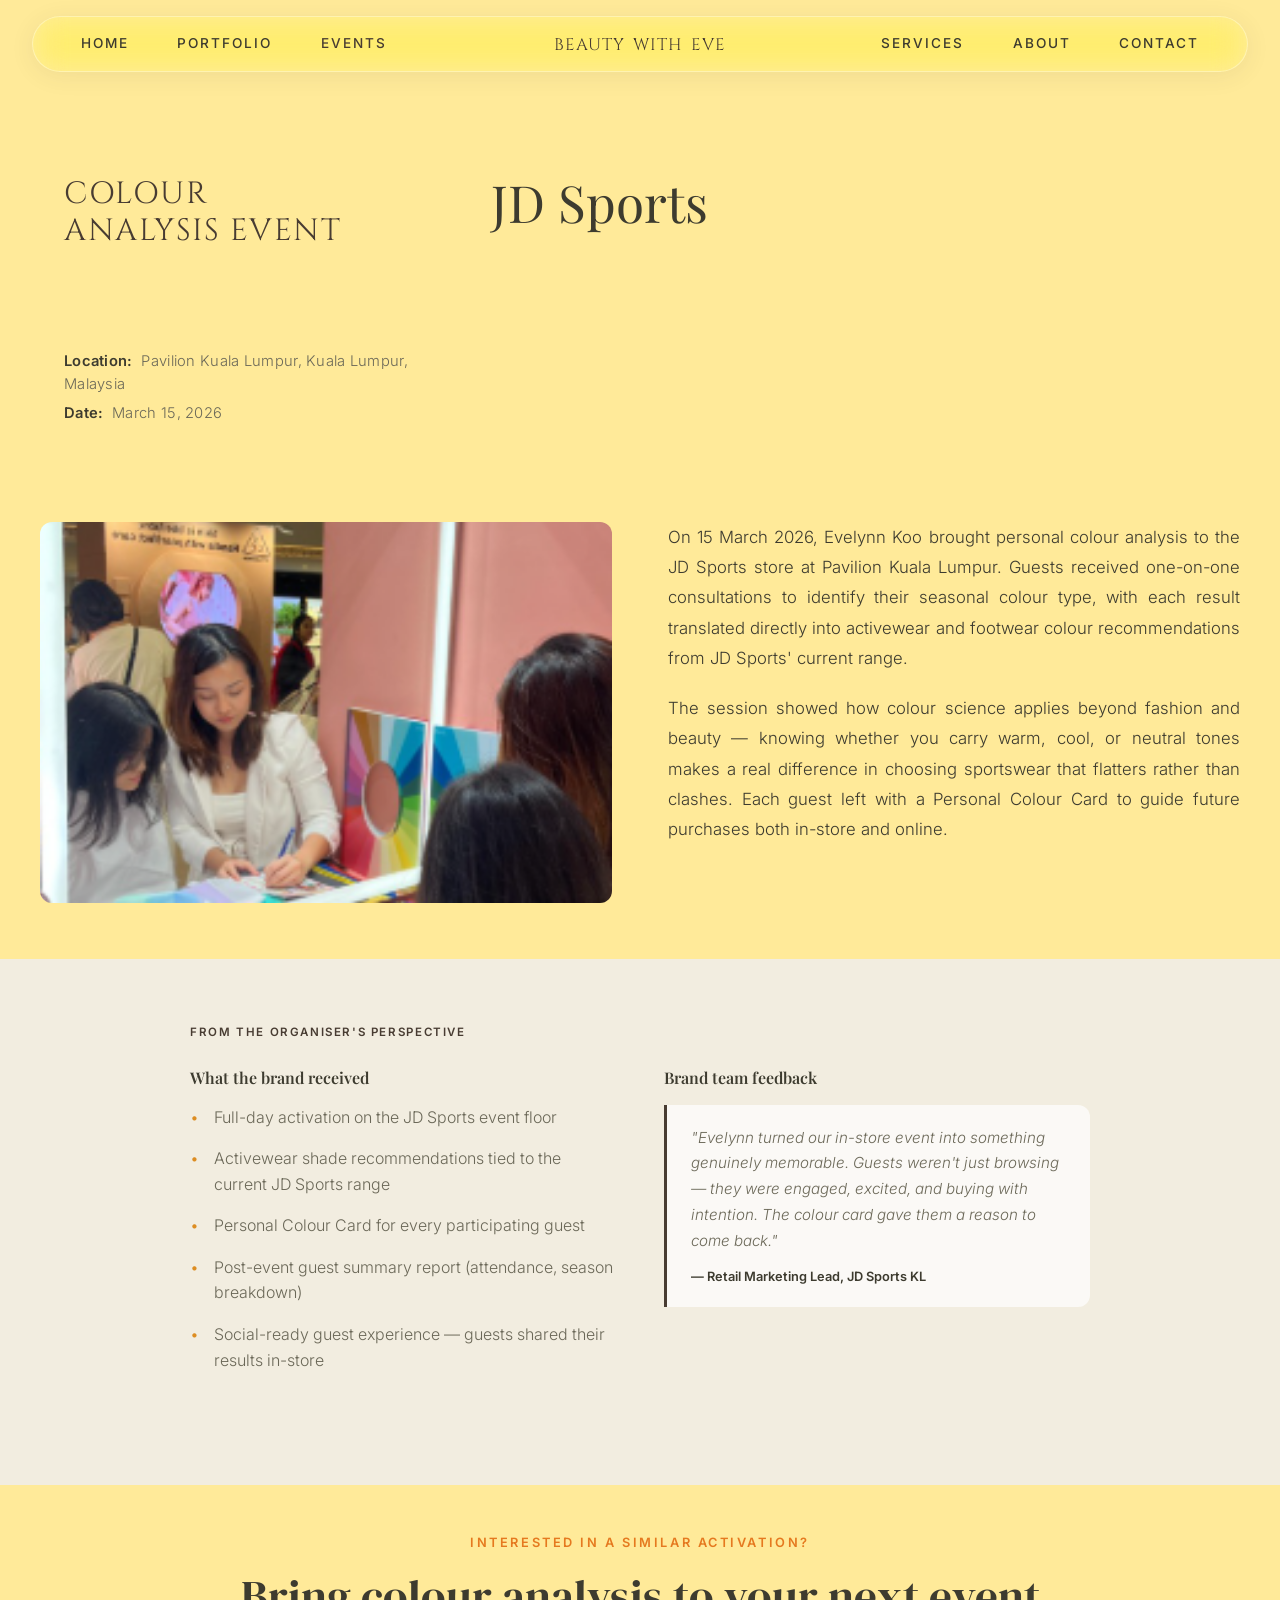
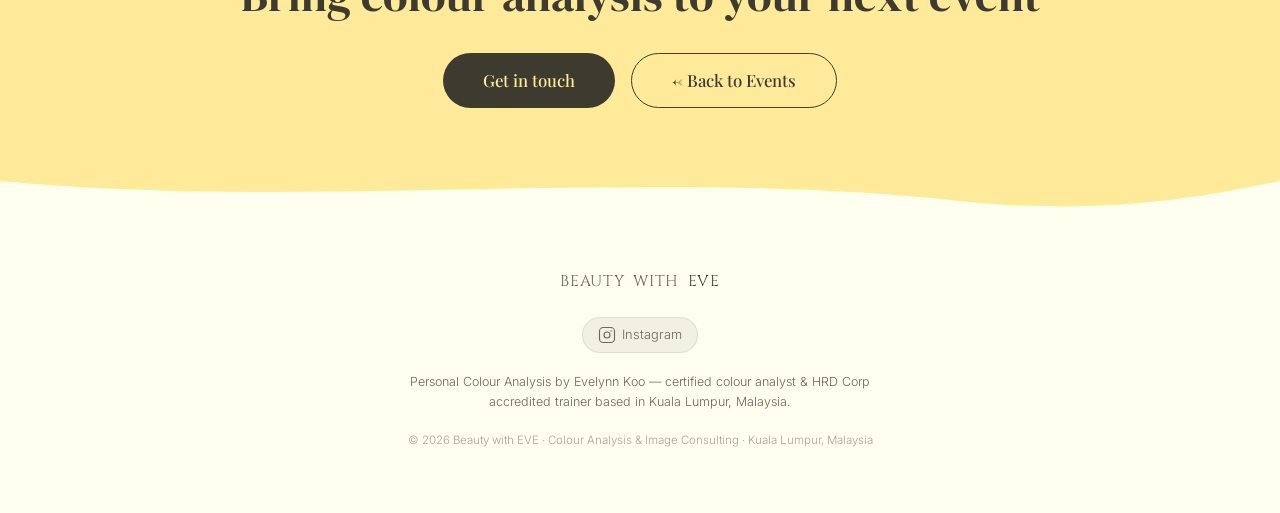
<file: events/jd-sports-colour-analysis-mar-2026.html>
<!DOCTYPE html>
<html lang="en-MY">

<head>
  <meta charset="UTF-8">
  <link rel="icon"
    href="data:image/svg+xml,<svg xmlns='http://www.w3.org/2000/svg' viewBox='0 0 100 100'><rect width='100' height='100' rx='20' fill='%23c4b06e'/><text x='50' y='72' text-anchor='middle' font-family='Georgia,serif' font-size='52' fill='white' font-weight='700'>E</text></svg>">
  <meta name="viewport" content="width=device-width, initial-scale=1.0">
  <meta name="theme-color" content="#FFEA99">

  <title>JD Sports — Colour Analysis Event | Beauty with EVE</title>
  <meta name="description" content="Evelynn Koo hosted a colour analysis event at JD Sports, Pavilion Kuala Lumpur — guests discovered their personal colour season and received activewear shade recommendations.">
  <meta name="robots" content="index, follow, max-snippet:-1, max-image-preview:large">
  <link rel="canonical" href="https://beautywitheve.com/events/jd-sports-colour-analysis-mar-2026">

  <meta property="og:type" content="article">
  <meta property="og:url" content="https://beautywitheve.com/events/jd-sports-colour-analysis-mar-2026">
  <meta property="og:title" content="JD Sports — Colour Analysis Event | Beauty with EVE">
  <meta property="og:description" content="Evelynn Koo hosted a colour analysis event at JD Sports, Pavilion Kuala Lumpur — personal colour consultations and activewear shade recommendations.">
  <meta property="og:site_name" content="Beauty with EVE">
  <meta property="og:locale" content="en_MY">
  <!-- Replace with actual event photo -->
  <meta property="og:image" content="https://images.unsplash.com/photo-1552664730-d307ca884978?auto=format&fit=crop&q=80&w=1200&h=630">
  <meta property="og:image:width" content="1200">
  <meta property="og:image:height" content="630">

  <meta name="twitter:card" content="summary_large_image">
  <meta name="twitter:title" content="JD Sports — Colour Analysis Event | Beauty with EVE">
  <meta name="twitter:description" content="Evelynn Koo hosted a colour analysis event at JD Sports, Pavilion Kuala Lumpur.">
  <!-- Replace with actual event photo -->
  <meta name="twitter:image" content="https://images.unsplash.com/photo-1552664730-d307ca884978?auto=format&fit=crop&q=80&w=1200&h=630">

  <meta name="author" content="Evelynn Koo">
  <meta name="geo.region" content="MY-14">
  <meta name="geo.placename" content="Kuala Lumpur, Malaysia">
  <meta name="geo.position" content="3.1390;101.6869">
  <meta name="ICBM" content="3.1390, 101.6869">
  <link rel="sitemap" type="application/xml" href="/sitemap.xml">
  <link rel="alternate" hreflang="en-MY" href="https://beautywitheve.com/events/jd-sports-colour-analysis-mar-2026">
  <link rel="alternate" hreflang="x-default" href="https://beautywitheve.com/events/jd-sports-colour-analysis-mar-2026">

  <script type="application/ld+json">
  {
    "@context": "https://schema.org",
    "@type": "Event",
    "name": "JD Sports — Colour Analysis Event",
    "url": "https://beautywitheve.com/events/jd-sports-colour-analysis-mar-2026",
    "startDate": "2026-03-15",
    "eventStatus": "https://schema.org/EventScheduled",
    "eventAttendanceMode": "https://schema.org/OfflineEventAttendanceMode",
    "location": {
      "@type": "Place",
      "name": "JD Sports, Pavilion Kuala Lumpur",
      "address": {
        "@type": "PostalAddress",
        "streetAddress": "Pavilion Kuala Lumpur",
        "addressLocality": "Kuala Lumpur",
        "addressCountry": "MY"
      }
    },
    "organizer": {
      "@type": "Person",
      "name": "Evelynn Koo",
      "url": "https://beautywitheve.com"
    },
    "image": "https://images.unsplash.com/photo-1552664730-d307ca884978?auto=format&fit=crop&q=80&w=1200&h=630",
    "description": "Evelynn Koo hosted a colour analysis event at JD Sports, Pavilion Kuala Lumpur — guests discovered their personal colour season and received activewear shade recommendations."
  }
  </script>

  <script type="application/ld+json">
  {
    "@context": "https://schema.org",
    "@type": "BreadcrumbList",
    "itemListElement": [
      { "@type": "ListItem", "position": 1, "name": "Home",   "item": "https://beautywitheve.com/" },
      { "@type": "ListItem", "position": 2, "name": "Events", "item": "https://beautywitheve.com/events" },
      { "@type": "ListItem", "position": 3, "name": "JD Sports — Colour Analysis Event", "item": "https://beautywitheve.com/events/jd-sports-colour-analysis-mar-2026" }
    ]
  }
  </script>

  <link rel="dns-prefetch" href="https://images.unsplash.com">
  <link rel="preconnect" href="https://fonts.googleapis.com">
  <link rel="preconnect" href="https://fonts.gstatic.com" crossorigin>
  <link
    href="https://fonts.googleapis.com/css2?family=Cinzel:wght@400;700&family=DM+Serif+Display:ital@0;1&family=Playfair+Display:ital,wght@0,400;0,500;0,600;0,700;0,800;1,400&family=Inter:wght@300;400;500;600;700&display=swap"
    rel="stylesheet">
  <link rel="stylesheet" href="../assets/css/styles.css">
  <style>
    :root { --bg: #FFEA99; }
  </style>
</head>

<body>
  <a href="#main-content" class="skip-link">Skip to main content</a>

  <nav class="nav" id="nav" aria-label="Main navigation">
    <div class="nav__left">
      <a href="../index.html">Home</a>
      <a href="../portfolio.html">Portfolio</a>
      <a href="../events.html" class="active">Events</a>
    </div>
    <a href="../index.html" class="nav__logo"><span class="nav__logo-prefix">Beauty with </span><span class="nav__logo-eve">EVE</span></a>
    <div class="nav__right">
      <a href="../services.html">Services</a>
      <a href="../about.html">About</a>
      <a href="../contact.html">Contact</a>
    </div>
    <button class="nav__hamburger" aria-label="Open navigation menu" aria-expanded="false" aria-controls="nav-mobile">
      <span></span><span></span><span></span>
    </button>
  </nav>
  <div class="nav__mobile" id="nav-mobile" aria-hidden="true">
    <a href="../index.html">Home</a>
    <a href="../portfolio.html">Portfolio</a>
    <a href="../events.html" class="active">Events</a>
    <a href="../services.html">Services</a>
    <a href="../about.html">About</a>
    <a href="../contact.html">Contact</a>
  </div>

  <main id="main-content">

    <!-- ── HERO ── -->
    <section class="hero-drape subpage-hero">
      <div class="hero-drape__inner subpage-hero__inner">
        <div class="hero-drape__eyebrow">Colour Analysis Event</div>
        <h1 class="hero-drape__title">JD Sports</h1>
        <div class="event-hero__meta">
          <p class="event-hero__location"><strong>Location:</strong> Pavilion Kuala Lumpur, Kuala Lumpur, Malaysia</p>
          <p class="event-hero__date"><strong>Date:</strong> <time datetime="2026-03-15">March 15, 2026</time></p>
        </div>
      </div>
    </section>

    <!-- ── EVENT DETAIL ── -->
    <section class="event-detail">
      <div class="event-detail__inner event-detail__inner--two-col">

        <div class="event-detail__media">
          <!-- Replace src with actual event photo -->
          <img loading="eager" class="event-detail__img"
            src="../assets/images/common/event-placeholder.png"
            alt="Colour analysis event at JD Sports, Pavilion Kuala Lumpur by Evelynn Koo"
            width="900" height="600">
        </div>

        <div class="event-detail__body fade-in">
          <p>On 15 March 2026, Evelynn Koo brought personal colour analysis to the JD Sports store at Pavilion Kuala Lumpur. Guests received one-on-one consultations to identify their seasonal colour type, with each result translated directly into activewear and footwear colour recommendations from JD Sports' current range.</p>
          <p>The session showed how colour science applies beyond fashion and beauty — knowing whether you carry warm, cool, or neutral tones makes a real difference in choosing sportswear that flatters rather than clashes. Each guest left with a Personal Colour Card to guide future purchases both in-store and online.</p>
        </div>

      </div>
    </section>

    <!-- ── ORGANISER SECTION ── -->
    <section class="event-organiser">
      <div class="event-organiser__inner">
        <div class="event-organiser__eyebrow">From the organiser's perspective</div>
        <div class="event-organiser__cols">
          <div>
            <h2 class="event-organiser__block-heading">What the brand received</h2>
            <ul class="service-list">
              <li>Full-day activation on the JD Sports event floor</li>
              <li>Activewear shade recommendations tied to the current JD Sports range</li>
              <li>Personal Colour Card for every participating guest</li>
              <li>Post-event guest summary report (attendance, season breakdown)</li>
              <li>Social-ready guest experience — guests shared their results in-store</li>
            </ul>
          </div>
          <div>
            <h2 class="event-organiser__block-heading">Brand team feedback</h2>
            <blockquote class="event-organiser__quote">
              "Evelynn turned our in-store event into something genuinely memorable. Guests weren't just browsing — they were engaged, excited, and buying with intention. The colour card gave them a reason to come back."
              <cite>— Retail Marketing Lead, JD Sports KL</cite>
            </blockquote>
          </div>
        </div>
      </div>
    </section>

    <!-- ── CTA ── -->
    <section class="page-cta fade-in">
      <p class="about-eyebrow page-cta__eyebrow">Interested in a similar activation?</p>
      <h2 class="about-heading page-cta__heading">Bring colour analysis to your next event</h2>
      <div class="page-cta__actions">
        <a href="../contact.html" class="hero-drape__btn">Get in touch</a>
        <a href="../events.html" class="hero-drape__btn hero-drape__btn--outline-dark">← Back to Events</a>
      </div>
    </section>

    <!-- ── WAVE ── -->
    <div class="wave-divider wave-divider--bg">
      <svg viewBox="0 0 1440 80" preserveAspectRatio="none" fill="none" aria-hidden="true">
        <path d="M0 25 C360 55 720 10 1080 45 C1260 62 1380 35 1440 25 L1440 80 L0 80Z" fill="#FFFFF0" />
      </svg>
    </div>

  </main>

  <!-- ── FOOTER ── -->
  <footer class="footer-drape" id="site-footer">
    <a href="../index.html" class="footer-drape__logo"><span class="logo-prefix">Beauty with </span><span class="logo-eve">EVE</span></a>
    <nav class="footer-drape__links" aria-label="Footer navigation">
      <a href="https://www.instagram.com/beautywitheve" aria-label="Follow Beauty with EVE on Instagram" rel="noopener noreferrer" target="_blank">
        <svg width="18" height="18" viewBox="0 0 24 24" fill="none" stroke="currentColor" stroke-width="1.5" stroke-linecap="round" stroke-linejoin="round" aria-hidden="true"><rect x="2" y="2" width="20" height="20" rx="5"/><circle cx="12" cy="12" r="4"/><circle cx="17.5" cy="6.5" r="1" fill="currentColor" stroke="none"/></svg>
        Instagram
      </a>
    </nav>
    <div class="footer-drape__tagline">Personal Colour Analysis by Evelynn Koo — certified colour analyst &amp; HRD Corp accredited trainer based in Kuala Lumpur, Malaysia.</div>
    <div class="footer-drape__copy">&copy; 2026 Beauty with EVE &middot; Colour Analysis &amp; Image Consulting &middot; Kuala Lumpur, Malaysia</div>
  </footer>

  <script src="../assets/js/script.js" defer></script>
</body>

</html>
</file>
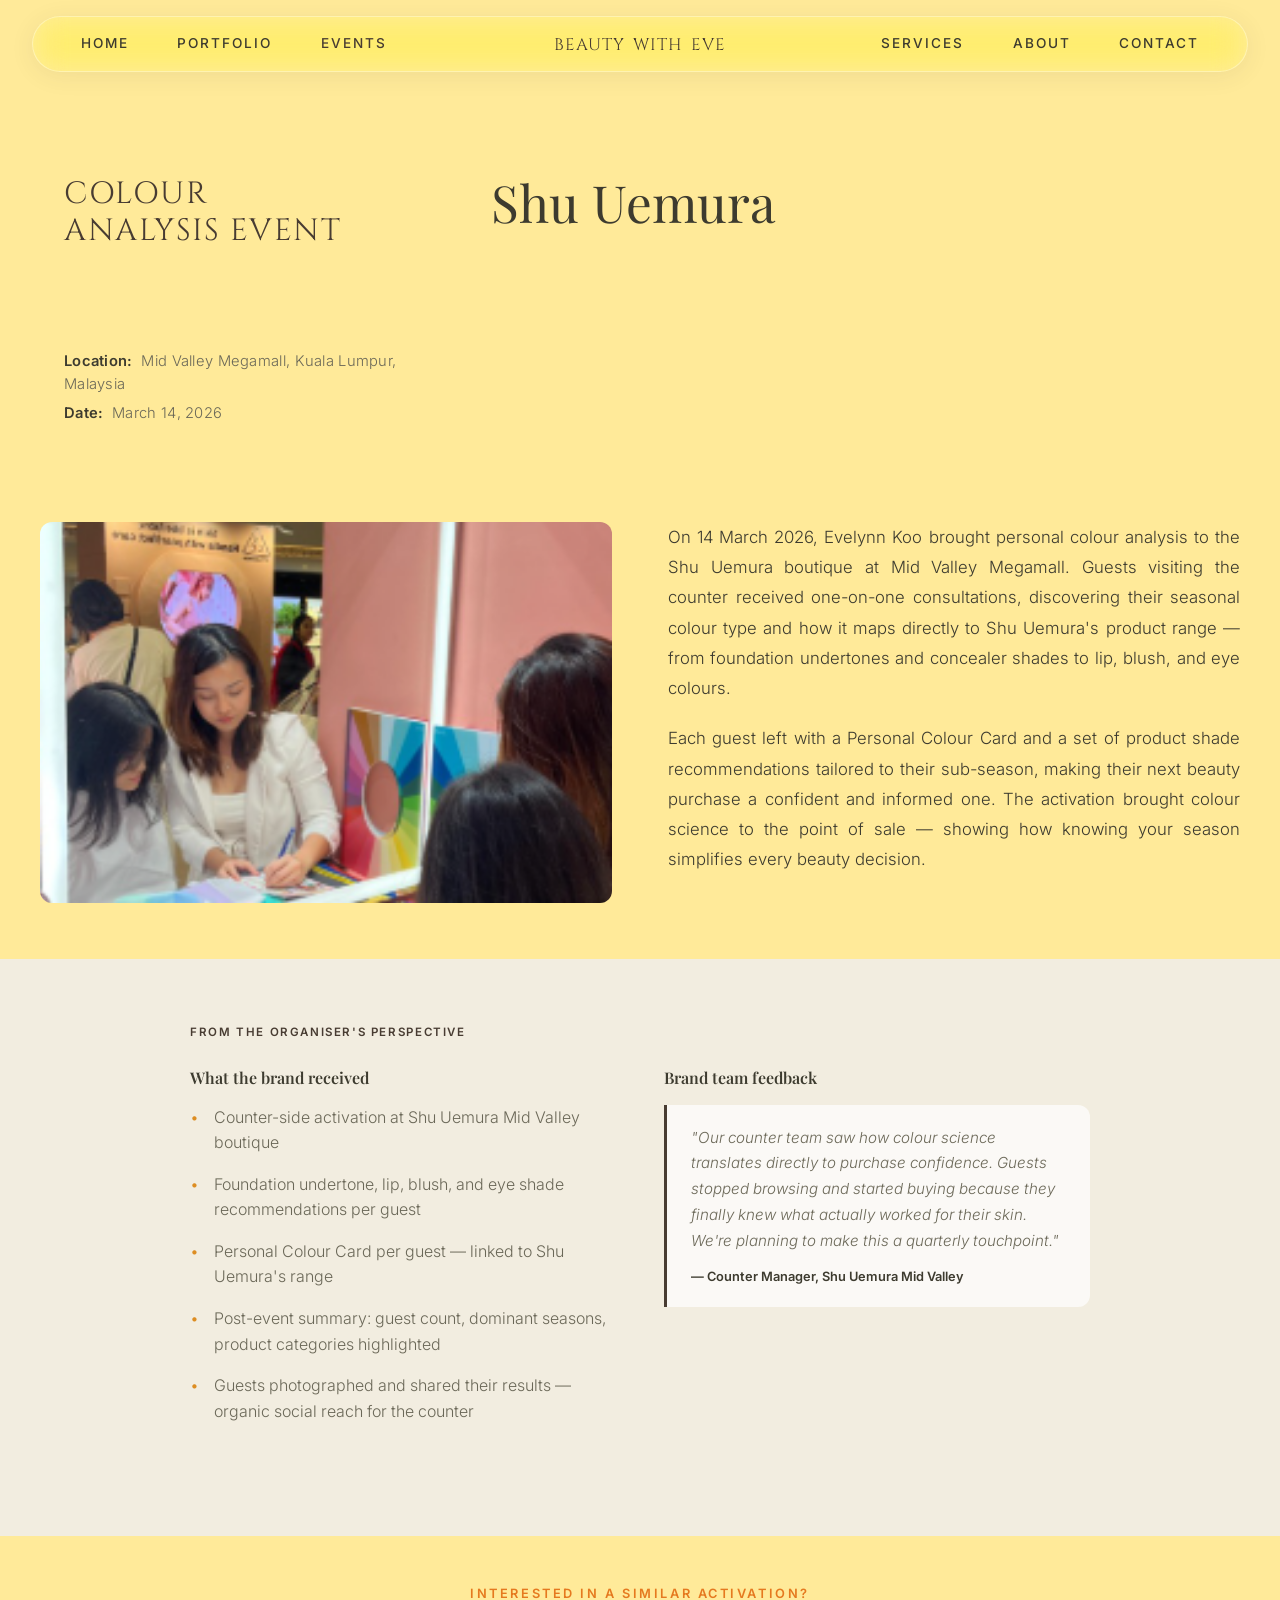
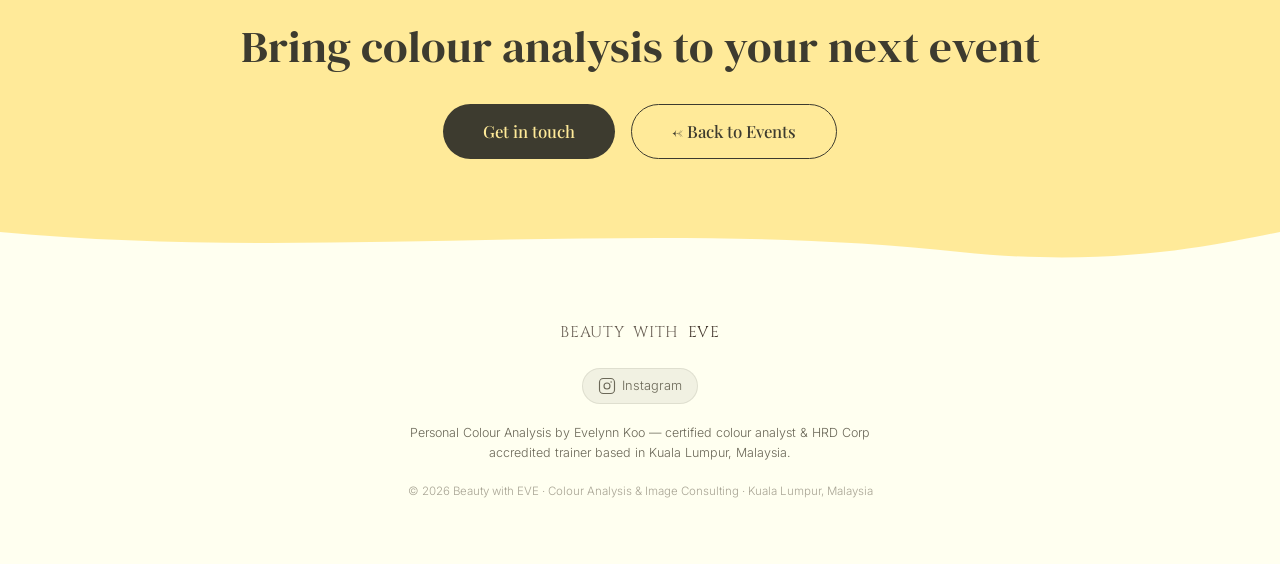
<file: events/shu-uemura-retail-colour-analysis-mar-2026.html>
<!DOCTYPE html>
<html lang="en-MY">

<head>
  <meta charset="UTF-8">
  <link rel="icon"
    href="data:image/svg+xml,<svg xmlns='http://www.w3.org/2000/svg' viewBox='0 0 100 100'><rect width='100' height='100' rx='20' fill='%23c4b06e'/><text x='50' y='72' text-anchor='middle' font-family='Georgia,serif' font-size='52' fill='white' font-weight='700'>E</text></svg>">
  <meta name="viewport" content="width=device-width, initial-scale=1.0">
  <meta name="theme-color" content="#FFEA99">

  <title>Shu Uemura — Colour Analysis Event | Beauty with EVE</title>
  <meta name="description" content="Evelynn Koo hosted a colour analysis event at Shu Uemura, Mid Valley Megamall, Kuala Lumpur — guests received personal colour consultations and product shade recommendations.">
  <meta name="robots" content="index, follow, max-snippet:-1, max-image-preview:large">
  <link rel="canonical" href="https://beautywitheve.com/events/shu-uemura-retail-colour-analysis-mar-2026">

  <meta property="og:type" content="article">
  <meta property="og:url" content="https://beautywitheve.com/events/shu-uemura-retail-colour-analysis-mar-2026">
  <meta property="og:title" content="Shu Uemura — Colour Analysis Event | Beauty with EVE">
  <meta property="og:description" content="Evelynn Koo hosted a colour analysis event at Shu Uemura, Mid Valley Megamall — personal consultations and product shade recommendations for every guest.">
  <meta property="og:site_name" content="Beauty with EVE">
  <meta property="og:locale" content="en_MY">
  <!-- Replace with actual event photo -->
  <meta property="og:image" content="https://images.unsplash.com/photo-1552664730-d307ca884978?auto=format&fit=crop&q=80&w=1200&h=630">
  <meta property="og:image:width" content="1200">
  <meta property="og:image:height" content="630">

  <meta name="twitter:card" content="summary_large_image">
  <meta name="twitter:title" content="Shu Uemura — Colour Analysis Event | Beauty with EVE">
  <meta name="twitter:description" content="Evelynn Koo hosted a colour analysis event at Shu Uemura, Mid Valley Megamall, Kuala Lumpur.">
  <!-- Replace with actual event photo -->
  <meta name="twitter:image" content="https://images.unsplash.com/photo-1552664730-d307ca884978?auto=format&fit=crop&q=80&w=1200&h=630">

  <meta name="author" content="Evelynn Koo">
  <meta name="geo.region" content="MY-14">
  <meta name="geo.placename" content="Kuala Lumpur, Malaysia">
  <meta name="geo.position" content="3.1390;101.6869">
  <meta name="ICBM" content="3.1390, 101.6869">
  <link rel="sitemap" type="application/xml" href="/sitemap.xml">
  <link rel="alternate" hreflang="en-MY" href="https://beautywitheve.com/events/shu-uemura-retail-colour-analysis-mar-2026">
  <link rel="alternate" hreflang="x-default" href="https://beautywitheve.com/events/shu-uemura-retail-colour-analysis-mar-2026">

  <script type="application/ld+json">
  {
    "@context": "https://schema.org",
    "@type": "Event",
    "name": "Shu Uemura — Colour Analysis Event",
    "url": "https://beautywitheve.com/events/shu-uemura-retail-colour-analysis-mar-2026",
    "startDate": "2026-03-14",
    "eventStatus": "https://schema.org/EventScheduled",
    "eventAttendanceMode": "https://schema.org/OfflineEventAttendanceMode",
    "location": {
      "@type": "Place",
      "name": "Shu Uemura, Mid Valley Megamall",
      "address": {
        "@type": "PostalAddress",
        "streetAddress": "Mid Valley Megamall",
        "addressLocality": "Kuala Lumpur",
        "addressCountry": "MY"
      }
    },
    "organizer": {
      "@type": "LocalBusiness",
      "name": "Beauty with EVE",
      "url": "https://beautywitheve.com"
    },
    "image": "https://images.unsplash.com/photo-1552664730-d307ca884978?auto=format&fit=crop&q=80&w=1200&h=630",
    "description": "Evelynn Koo hosted a colour analysis event at Shu Uemura, Mid Valley Megamall, Kuala Lumpur — guests received personal colour consultations and product shade recommendations."
  }
  </script>

  <script type="application/ld+json">
  {
    "@context": "https://schema.org",
    "@type": "BreadcrumbList",
    "itemListElement": [
      { "@type": "ListItem", "position": 1, "name": "Home",   "item": "https://beautywitheve.com/" },
      { "@type": "ListItem", "position": 2, "name": "Events", "item": "https://beautywitheve.com/events" },
      { "@type": "ListItem", "position": 3, "name": "Shu Uemura — Colour Analysis Event", "item": "https://beautywitheve.com/events/shu-uemura-retail-colour-analysis-mar-2026" }
    ]
  }
  </script>

  <link rel="dns-prefetch" href="https://images.unsplash.com">
  <link rel="preconnect" href="https://fonts.googleapis.com">
  <link rel="preconnect" href="https://fonts.gstatic.com" crossorigin>
  <link
    href="https://fonts.googleapis.com/css2?family=Cinzel:wght@400;700&family=DM+Serif+Display:ital@0;1&family=Playfair+Display:ital,wght@0,400;0,500;0,600;0,700;0,800;1,400&family=Inter:wght@300;400;500;600;700&display=swap"
    rel="stylesheet">
  <link rel="stylesheet" href="../assets/css/styles.css">
  <style>
    :root { --bg: #FFEA99; }
  </style>
</head>

<body>
  <a href="#main-content" class="skip-link">Skip to main content</a>

  <nav class="nav" id="nav" aria-label="Main navigation">
    <div class="nav__left">
      <a href="../index.html">Home</a>
      <a href="../portfolio.html">Portfolio</a>
      <a href="../events.html" class="active">Events</a>
    </div>
    <a href="../index.html" class="nav__logo"><span class="nav__logo-prefix">Beauty with </span><span class="nav__logo-eve">EVE</span></a>
    <div class="nav__right">
      <a href="../services.html">Services</a>
      <a href="../about.html">About</a>
      <a href="../contact.html">Contact</a>
    </div>
    <button class="nav__hamburger" aria-label="Open navigation menu" aria-expanded="false" aria-controls="nav-mobile">
      <span></span><span></span><span></span>
    </button>
  </nav>
  <div class="nav__mobile" id="nav-mobile" aria-hidden="true">
    <a href="../index.html">Home</a>
    <a href="../portfolio.html">Portfolio</a>
    <a href="../events.html" class="active">Events</a>
    <a href="../services.html">Services</a>
    <a href="../about.html">About</a>
    <a href="../contact.html">Contact</a>
  </div>

  <main id="main-content">

    <!-- ── HERO ── -->
    <section class="hero-drape subpage-hero">
      <div class="hero-drape__inner subpage-hero__inner">
        <div class="hero-drape__eyebrow">Colour Analysis Event</div>
        <h1 class="hero-drape__title">Shu Uemura</h1>
        <div class="event-hero__meta">
          <p class="event-hero__location"><strong>Location:</strong> Mid Valley Megamall, Kuala Lumpur, Malaysia</p>
          <p class="event-hero__date"><strong>Date:</strong> <time datetime="2026-03-14">March 14, 2026</time></p>
        </div>
      </div>
    </section>

    <!-- ── EVENT DETAIL ── -->
    <section class="event-detail">
      <div class="event-detail__inner event-detail__inner--two-col">

        <div class="event-detail__media">
          <!-- Replace src with actual event photo -->
          <img loading="eager" class="event-detail__img"
            src="../assets/images/common/event-placeholder.png"
            alt="Colour analysis event at Shu Uemura, Mid Valley Megamall, Kuala Lumpur by Evelynn Koo"
            width="900" height="600">
        </div>

        <div class="event-detail__body fade-in">
          <p>On 14 March 2026, Evelynn Koo brought personal colour analysis to the Shu Uemura boutique at Mid Valley Megamall. Guests visiting the counter received one-on-one consultations, discovering their seasonal colour type and how it maps directly to Shu Uemura's product range — from foundation undertones and concealer shades to lip, blush, and eye colours.</p>
          <p>Each guest left with a Personal Colour Card and a set of product shade recommendations tailored to their sub-season, making their next beauty purchase a confident and informed one. The activation brought colour science to the point of sale — showing how knowing your season simplifies every beauty decision.</p>
        </div>

      </div>
    </section>

    <!-- ── ORGANISER SECTION ── -->
    <section class="event-organiser">
      <div class="event-organiser__inner">
        <div class="event-organiser__eyebrow">From the organiser's perspective</div>
        <div class="event-organiser__cols">
          <div>
            <h2 class="event-organiser__block-heading">What the brand received</h2>
            <ul class="service-list">
              <li>Counter-side activation at Shu Uemura Mid Valley boutique</li>
              <li>Foundation undertone, lip, blush, and eye shade recommendations per guest</li>
              <li>Personal Colour Card per guest — linked to Shu Uemura's range</li>
              <li>Post-event summary: guest count, dominant seasons, product categories highlighted</li>
              <li>Guests photographed and shared their results — organic social reach for the counter</li>
            </ul>
          </div>
          <div>
            <h2 class="event-organiser__block-heading">Brand team feedback</h2>
            <blockquote class="event-organiser__quote">
              "Our counter team saw how colour science translates directly to purchase confidence. Guests stopped browsing and started buying because they finally knew what actually worked for their skin. We're planning to make this a quarterly touchpoint."
              <cite>— Counter Manager, Shu Uemura Mid Valley</cite>
            </blockquote>
          </div>
        </div>
      </div>
    </section>

    <!-- ── CTA ── -->
    <section class="page-cta fade-in">
      <p class="about-eyebrow page-cta__eyebrow">Interested in a similar activation?</p>
      <h2 class="about-heading page-cta__heading">Bring colour analysis to your next event</h2>
      <div class="page-cta__actions">
        <a href="../contact.html" class="hero-drape__btn">Get in touch</a>
        <a href="../events.html" class="hero-drape__btn hero-drape__btn--outline-dark">← Back to Events</a>
      </div>
    </section>

    <!-- ── WAVE ── -->
    <div class="wave-divider wave-divider--bg">
      <svg viewBox="0 0 1440 80" preserveAspectRatio="none" fill="none" aria-hidden="true">
        <path d="M0 25 C360 55 720 10 1080 45 C1260 62 1380 35 1440 25 L1440 80 L0 80Z" fill="#FFFFF0" />
      </svg>
    </div>

  </main>

  <!-- ── FOOTER ── -->
  <footer class="footer-drape" id="site-footer">
    <a href="../index.html" class="footer-drape__logo"><span class="logo-prefix">Beauty with </span><span class="logo-eve">EVE</span></a>
    <nav class="footer-drape__links" aria-label="Footer navigation">
      <a href="https://www.instagram.com/beautywitheve" aria-label="Follow Beauty with EVE on Instagram" rel="noopener noreferrer" target="_blank">
        <svg width="18" height="18" viewBox="0 0 24 24" fill="none" stroke="currentColor" stroke-width="1.5" stroke-linecap="round" stroke-linejoin="round" aria-hidden="true"><rect x="2" y="2" width="20" height="20" rx="5"/><circle cx="12" cy="12" r="4"/><circle cx="17.5" cy="6.5" r="1" fill="currentColor" stroke="none"/></svg>
        Instagram
      </a>
    </nav>
    <div class="footer-drape__tagline">Personal Colour Analysis by Evelynn Koo — certified colour analyst &amp; HRD Corp accredited trainer based in Kuala Lumpur, Malaysia.</div>
    <div class="footer-drape__copy">&copy; 2026 Beauty with EVE &middot; Colour Analysis &amp; Image Consulting &middot; Kuala Lumpur, Malaysia</div>
  </footer>

  <script src="../assets/js/script.js" defer></script>
</body>

</html>
</file>
<file: assets/css/styles.css>
/* Beauty with EVE — Shared Stylesheet */

/* ── Skip to main content (accessibility) ── */
.skip-link {
  position: absolute;
  top: -100%;
  left: 1rem;
  padding: 0.75rem 1.5rem;
  background: var(--text-primary);
  color: #fff;
  border-radius: 0 0 8px 8px;
  font-size: 0.9rem;
  z-index: 9999;
  transition: top 0.2s;
}

.skip-link:focus {
  top: 0;
}

:root {
  --bg: #FFEA99;
  --bg-secondary: #FFCDCF;
  --bg-tertiary: #CCE6AC;
  --surface: #e8e3d5;
  --border: rgba(61, 59, 47, 0.09);
  --text-primary: #3d3b2f;
  --text-dark: #483c32;
  --text-secondary: #6b6858;
  --text-muted: #a8a494;
  --accent: #483C32;
  --accent-dark: #483C32;
  --accent-amber: #dd8d22;
  --font-serif: 'DM Serif Display', Georgia, serif;
  --font-playfair: 'Playfair Display', Georgia, serif;
  --font-cinzel: 'Cinzel', serif;
  --font-sans: 'Inter', -apple-system, sans-serif;
  --transition: 0.4s cubic-bezier(0.16, 1, 0.3, 1);
}

*,
*::before,
*::after {
  box-sizing: border-box;
  margin: 0;
  padding: 0;
}

html {
  font-size: 16px;
  scroll-behavior: smooth;
}

body {
  background: var(--bg);
  color: var(--text-primary);
  font-family: var(--font-sans);
  font-weight: 300;
  line-height: 1.6;
  -webkit-font-smoothing: antialiased;
  overflow-x: hidden;
}

a {
  color: inherit;
  text-decoration: none;
}

img {
  max-width: 100%;
  height: auto;
}

#main-content {
  scroll-margin-top: 80px;
}

/* ── Nav ── */
.nav {
  position: absolute;
  top: 1rem;
  left: 50%;
  transform: translateX(-50%);
  z-index: 100;
  display: flex;
  align-items: center;
  justify-content: space-between;
  padding: 0.4rem 3rem;
  width: 95%;
  max-width: 1600px;
  background: rgba(255, 255, 255, 0.12);
  border-radius: 100px;
  border: 1px solid rgba(255, 255, 255, 0.35);
  backdrop-filter: blur(16px) saturate(180%);
  -webkit-backdrop-filter: blur(16px) saturate(180%);
  box-shadow: 0 4px 24px rgba(61, 59, 47, 0.08);
  transition: background 0.5s ease, border-color 0.5s ease, box-shadow 0.5s ease, top 0.4s cubic-bezier(0.16, 1, 0.3, 1);
}

.nav.scrolled {
  position: fixed;
  top: 0.4rem;
  background: rgba(255, 255, 255, 0.22);
  border-color: rgba(255, 255, 255, 0.4);
  backdrop-filter: blur(24px) saturate(200%);
  -webkit-backdrop-filter: blur(24px) saturate(200%);
  box-shadow: 0 8px 32px rgba(61, 59, 47, 0.10);
}

.nav__left,
.nav__right {
  display: flex;
  gap: 3rem;
  flex: 1;
  align-items: center;
}

.nav__right {
  justify-content: flex-end;
}

.nav__logo {
  font-family: var(--font-cinzel);
  font-size: clamp(1.4rem, 2vw, 1.7rem);
  color: var(--text-dark);
  text-align: center;
  flex: 0 0 auto;
  text-transform: uppercase;
  letter-spacing: 0.05em;
  word-spacing: 0.15em;
}

.nav__logo-prefix {
  font-size: 0.65em;
  font-weight: 400;
  letter-spacing: 0.05em;
}

.nav__logo-eve {
  font-size: 0.65em;
  font-weight: 400;
  letter-spacing: 0.05em;
}

.nav a {
  font-size: 0.85rem;
  text-transform: uppercase;
  letter-spacing: 0.15em;
  font-weight: 500;
  color: var(--text-primary);
  transition: color var(--transition);
}

.nav a:hover,
.nav a.active {
  color: var(--accent);
}

/* Logo link overrides nav a defaults — .nav prefix raises specificity to (0,3,0) to beat .nav a:hover (0,2,1) */
.nav .nav__logo,
.nav .nav__logo:hover {
  font-size: clamp(1.3rem, 2vw, 1.6rem);
  font-weight: 400;
  color: var(--text-dark);
  text-decoration: none;
  transform: none;
}

/* ════════════════════════════════════════════════
       HERO — Warm yellow gradient with portrait photos
       ════════════════════════════════════════════════ */

.hero-drape {
  min-height: 100vh;
  position: relative;
  display: flex;
  justify-content: center;
  padding: 8rem 4rem 6rem;
  background: var(--bg);
}

.hero-drape__inner {
  width: 100%;
  max-width: 1500px;
  margin: 3rem auto 0;
  display: flex;
  justify-content: space-between;
  align-items: stretch;
  position: relative;
  z-index: 2;
}

.hero-drape__layer--back {
  position: absolute;
  inset: 0;
  pointer-events: none;
  z-index: 0;
}

.hero-drape__left {
  position: relative;
  flex: 0 0 50%;
  max-width: 700px;
  display: flex;
  flex-direction: column;
  align-items: flex-start;
}

.hero-drape__right {
  position: relative;
  flex: 0 0 50%;
  display: flex;
  flex-direction: column;
  align-items: stretch;
  margin-top: 1rem;
}

.hero-drape__eyebrow {
  font-family: var(--font-cinzel);
  font-size: clamp(1.3rem, 2.4vw, 2.6rem);
  font-weight: 400;
  line-height: 1.2;
  letter-spacing: 0.05em;
  text-transform: uppercase;
  color: var(--text-dark);
}

.hero-drape__title {
  font-family: var(--font-playfair);
  font-size: clamp(2.55rem, 5.1vw, 5.1rem);
  font-weight: 400;
  line-height: 1.1;
  color: var(--text-primary);
  margin-bottom: 2rem;
}

.hero-drape__title em {
  font-style: italic;
  font-family: var(--font-playfair);
  background: linear-gradient(90deg, #d4687a 0%, #c8785a 10%, #c88a5a 20%, #9a8254 30%, #7a9a6a 40%, #6a9a98 50%, #6a90c8 60%, #8a80b8 70%, #b870a0 80%, #d4687a 90%, #d4687a 100%);
  background-size: 300% 100%;
  -webkit-background-clip: text;
  -webkit-text-fill-color: transparent;
  background-clip: text;
  font-weight: 700;
  animation: rainbow-shift 9s ease-in-out infinite;
}

@keyframes rainbow-shift {
  0% {
    background-position: 0% center;
  }

  100% {
    background-position: 300% center;
  }
}

.hero-drape__subtitle {
  font-family: var(--font-playfair);
  font-size: clamp(0.95rem, 1.2vw, 1.15rem);
  font-weight: 500;
  color: var(--text-secondary);
  line-height: 1.25;
  margin-bottom: 2.5rem;
  max-width: 600px;
}

.hero-drape__btn {
  display: inline-flex;
  align-items: center;
  gap: 0.6rem;
  font-family: var(--font-playfair);
  font-size: 1.05rem;
  font-weight: 500;
  padding: 0.8rem 2.5rem;
  border-radius: 100px;
  background: var(--text-primary);
  color: var(--bg);
  border: none;
  cursor: pointer;
  transition: all var(--transition);
}

.hero-drape__btn:hover {
  background: var(--accent-amber);
  color: #fff;
  transform: translateY(-2px);
}

.hero-drape__btn--full {
  text-align: center;
  justify-content: center;
  width: 100%;
}

.hero-drape__btn--secondary {
  background: transparent;
  border: 1px solid rgba(242, 237, 224, 0.3);
  color: var(--bg);
}

.hero-drape__btn--secondary:hover {
  background: rgba(255, 255, 255, 0.1);
}

.hero-drape__brands {
  margin-top: 6rem;
}

.hero-drape__brands-title {
  font-family: var(--font-playfair);
  font-size: clamp(1rem, 1.5vw, 1.25rem);
  font-weight: 700;
  color: #483C32;
  line-height: 1.4;
  margin-bottom: 0.8rem;
  display: flex;
  align-items: center;
  gap: 1rem;
}

.hero-drape__brands-list {
  display: flex;
  flex-wrap: wrap;
  gap: 0.5rem;
}

.brand-link {
  color: var(--bg);
  text-decoration: none;
  display: inline-block;
  background: var(--text-primary);
  border: 1px solid var(--text-primary);
  border-radius: 100px;
  padding: 0.2rem 0.8rem;
  font-size: 0.85em;
  margin: 0.2rem 0;
  transition: all 0.2s;
  vertical-align: middle;
}

.brand-link:hover {
  background: var(--bg);
  color: var(--text-primary);
}

.hero-drape__brands-sub {
  font-family: var(--font-playfair);
  font-size: clamp(0.85rem, 1vw, 1rem);
  font-weight: 500;
  color: #483C32;
  line-height: 1.4;
}

.hero-drape__visuals {
  position: relative;
  flex: 1;
  width: 100%;
  min-height: 600px;
  margin-bottom: 1rem;
  display: flex;
  align-items: center;
  justify-content: center;
}


.hero-drape__aurora {
  position: absolute;
  top: 55%;
  left: 80%;
  transform: translate(-50%, -50%);
  width: 600px;
  height: 600px;
  z-index: 0;
  pointer-events: none;
}

/* Aurora ribbons — elongated ellipses rotated tangentially to the ring */
.aurora-spot {
  position: absolute;
  width: 145px;
  height: 48px;
  border-radius: 50%;
  filter: blur(22px);
  opacity: 0;
  animation:
    aurora-pulse var(--dur) ease-in-out var(--delay) infinite,
    aurora-drift var(--dur2) ease-in-out var(--delay2) infinite;
}

@keyframes aurora-pulse {

  0%,
  100% {
    opacity: 0;
  }

  40%,
  60% {
    opacity: var(--peak, 0.85);
  }
}

@keyframes aurora-drift {

  0%,
  100% {
    transform: rotate(var(--rot)) scale(1) translateY(0px);
  }

  50% {
    transform: rotate(var(--rot)) scale(1.12) translateY(-5px);
  }
}

/* 16 ribbons at 22.5° intervals — each rotated tangent to ring (θ + 90°) */
/* left = 230 + 162·cos(θ) - 72  |  top = 230 + 162·sin(θ) - 24        */
.aurora-spot.s1 {
  background: #FF7070;
  top: 206px;
  left: 320px;
  --rot: 90.0deg;
  --dur: 2.5s;
  --delay: 0.0s;
  --dur2: 4.1s;
  --delay2: 0.0s;
}

.aurora-spot.s2 {
  background: #FF9878;
  top: 268px;
  left: 308px;
  --rot: 112.5deg;
  --dur: 3.1s;
  --delay: 1.3s;
  --dur2: 5.2s;
  --delay2: 0.7s;
}

.aurora-spot.s3 {
  background: #FFB088;
  top: 321px;
  left: 273px;
  --rot: 135.0deg;
  --dur: 2.8s;
  --delay: 0.7s;
  --dur2: 4.7s;
  --delay2: 1.4s;
}

.aurora-spot.s4 {
  background: #FFCC80;
  top: 356px;
  left: 220px;
  --rot: 157.5deg;
  --dur: 3.4s;
  --delay: 2.0s;
  --dur2: 5.8s;
  --delay2: 0.3s;
}

.aurora-spot.s5 {
  background: #FFD866;
  top: 368px;
  left: 158px;
  --rot: 180.0deg;
  --dur: 2.3s;
  --delay: 0.4s;
  --dur2: 4.4s;
  --delay2: 2.1s;
}

.aurora-spot.s6 {
  background: #FFEA88;
  top: 356px;
  left: 96px;
  --rot: 202.5deg;
  --dur: 3.0s;
  --delay: 1.8s;
  --dur2: 5.0s;
  --delay2: 1.0s;
}

.aurora-spot.s7 {
  background: #D8E878;
  top: 321px;
  left: 43px;
  --rot: 225.0deg;
  --dur: 2.6s;
  --delay: 0.9s;
  --dur2: 4.8s;
  --delay2: 1.8s;
}

.aurora-spot.s8 {
  background: #A4D870;
  top: 268px;
  left: 8px;
  --rot: 247.5deg;
  --dur: 3.7s;
  --delay: 2.5s;
  --dur2: 6.1s;
  --delay2: 0.5s;
}

.aurora-spot.s9 {
  background: #70CC90;
  top: 206px;
  left: -4px;
  --rot: 270.0deg;
  --dur: 2.4s;
  --delay: 0.2s;
  --dur2: 4.3s;
  --delay2: 2.6s;
}

.aurora-spot.s10 {
  background: #60C4C8;
  top: 144px;
  left: 8px;
  --rot: 292.5deg;
  --dur: 3.2s;
  --delay: 1.5s;
  --dur2: 5.5s;
  --delay2: 1.2s;
}

.aurora-spot.s11 {
  background: #68C0DC;
  top: 91px;
  left: 43px;
  --rot: 315.0deg;
  --dur: 2.9s;
  --delay: 0.6s;
  --dur2: 4.6s;
  --delay2: 0.9s;
}

.aurora-spot.s12 {
  background: #84B8EE;
  top: 56px;
  left: 96px;
  --rot: 337.5deg;
  --dur: 3.5s;
  --delay: 2.2s;
  --dur2: 5.3s;
  --delay2: 1.7s;
}

.aurora-spot.s13 {
  background: #A8B0EC;
  top: 44px;
  left: 158px;
  --rot: 0.0deg;
  --dur: 2.1s;
  --delay: 1.1s;
  --dur2: 4.9s;
  --delay2: 0.4s;
}

.aurora-spot.s14 {
  background: #D0A8EC;
  top: 56px;
  left: 220px;
  --rot: 22.5deg;
  --dur: 3.3s;
  --delay: 0.3s;
  --dur2: 5.7s;
  --delay2: 2.3s;
}

.aurora-spot.s15 {
  background: #EEB0D8;
  top: 91px;
  left: 273px;
  --rot: 45.0deg;
  --dur: 2.7s;
  --delay: 1.7s;
  --dur2: 4.2s;
  --delay2: 1.5s;
}

.aurora-spot.s16 {
  background: #FF80A0;
  top: 144px;
  left: 308px;
  --rot: 67.5deg;
  --dur: 3.0s;
  --delay: 2.8s;
  --dur2: 5.1s;
  --delay2: 0.8s;
}

.hero-drape__wheel {
  position: absolute;
  top: 50%;
  left: 50%;
  transform: translate(-50%, -50%);
  width: 380px;
  height: 380px;
  border-radius: 50%;
  /* 24 hard-edged spring segments × 15° — colours flow around hue wheel */
  background: conic-gradient(#FF6B6B 0deg 15deg,
      #FF8070 15deg 30deg,
      #FF9878 30deg 45deg,
      #FFB088 45deg 60deg,
      #FFC090 60deg 75deg,
      #FFCC80 75deg 90deg,
      #FFD866 90deg 105deg,
      #FFE070 105deg 120deg,
      #FFEA88 120deg 135deg,
      #FFF0A0 135deg 150deg,
      #F0EE90 150deg 165deg,
      #D8E878 165deg 180deg,
      #B8DC70 180deg 195deg,
      #90D070 195deg 210deg,
      #78CC90 210deg 225deg,
      #68C8B0 225deg 240deg,
      #60C4C8 240deg 255deg,
      #70BCDC 255deg 270deg,
      #88B4EC 270deg 285deg,
      #A8B0EC 285deg 300deg,
      #D0A8EC 300deg 315deg,
      #E8A0D0 315deg 330deg,
      #F898B8 330deg 345deg,
      #FF80A0 345deg 360deg);
  /* Cut out center so portrait shows through */
  -webkit-mask: radial-gradient(circle at center, transparent 135px, black 136px);
  mask: radial-gradient(circle at center, transparent 135px, black 136px);
  z-index: 3;
}

.hero-drape__wheel::before {
  content: '';
  position: absolute;
  top: 50%;
  left: 50%;
  transform: translate(-50%, -50%);
  width: 270px;
  height: 270px;
  border-radius: 50%;
  background: transparent;
  box-shadow: 0 0 28px 10px rgba(255, 255, 255, 0.65);
  pointer-events: none;
}

.hero-drape__portrait {
  position: absolute;
  bottom: 0;
  left: 70%;
  transform: translateX(-50%);
  width: 100%;
  max-width: none;
  height: 120%;
  max-height: none;
  object-fit: contain;
  object-position: bottom center;
  z-index: 2;
  filter: drop-shadow(0 4px 12px rgba(61, 59, 47, 0.15));
}


.hero-drape__credentials {
  position: absolute;
  top: 40%;
  left: 0%;
  transform: translateY(-50%);
  width: 380px;
  z-index: 3;
}

.credential-item p {
  margin: 0;
}

.credential-title {
  font-family: var(--font-playfair);
  font-size: clamp(1.2rem, 1.6vw, 1.5rem);
  font-weight: 600;
  color: #8b5a6b;
  line-height: 1.3;
  margin-bottom: 6px;
}

.credential-desc {
  font-size: clamp(0.75rem, 0.85vw, 0.85rem);
  color: #5c554b;
  line-height: 1.45;
}

.credential-divider {
  width: 100px;
  height: 1px;
  background: #c4b8a0;
  margin: 1.25rem 0;
}

.credentials-social {
  display: flex;
  gap: 0.5rem;
  margin-top: 0.4rem;
  padding-left: 0 !important;
}

.credentials-social .footer-drape__links {
  display: inline-flex;
  align-items: center;
  gap: 0.4rem;
  padding: 0.4rem 0.9rem;
  border-radius: 100px;
  background: rgba(61, 59, 47, 0.07);
  border: 1px solid rgba(61, 59, 47, 0.1);
  color: var(--text-secondary);
  font-size: 0.8rem;
  text-decoration: none;
  transition: background var(--transition), color var(--transition), border-color var(--transition);
}

.credentials-social .footer-drape__links:hover {
  background: rgba(61, 59, 47, 0.13);
  border-color: rgba(61, 59, 47, 0.2);
  color: var(--text-primary);
}


/* ════════════════════════════════════════════════
       WAVE DIVIDER
       ════════════════════════════════════════════════ */

.wave-divider {
  height: 80px;
  position: relative;
  overflow: hidden;
  z-index: 3;
}

.wave-divider svg {
  position: absolute;
  bottom: 0;
  width: 100%;
  height: 80px;
}

.wave-divider--down svg {
  top: 0;
  bottom: auto;
}


/* ════════════════════════════════════════════════
       SEASONS — Pink to lavender gradient
       ════════════════════════════════════════════════ */

.drape-reveal {
  padding: 6rem 3rem;
  background: linear-gradient(180deg, #ffcdcf 0%, #fbeafd 100%);
  position: relative;
}

.drape-reveal__header {
  text-align: center;
  margin-bottom: 4rem;
}

.drape-reveal__label {
  font-size: 0.8rem;
  font-weight: 600;
  letter-spacing: 0.2em;
  text-transform: uppercase;
  color: #e5791f;
  margin-bottom: 1rem;
}

.drape-reveal__title {
  font-family: var(--font-serif);
  font-size: clamp(2.5rem, 4vw, 4rem);
  font-weight: 400;
}

.drape-reveal__title em {
  font-style: italic;
  color: var(--accent);
}

/* Fabric swatch cards */
.fabric-grid {
  display: grid;
  grid-template-columns: repeat(4, 1fr);
  gap: 2rem;
  max-width: 1100px;
  margin: 0 auto;
}

.fabric-card {
  position: relative;
  cursor: pointer;
}

.fabric-card__fold {
  height: 20px;
  background: rgba(61, 59, 47, 0.03);
  border-radius: 12px 12px 0 0;
  margin: 0 8px;
  transform: perspective(200px) rotateX(8deg);
  transform-origin: bottom;
}

.fabric-card__body {
  border-radius: 16px;
  overflow: hidden;
  box-shadow:
    0 8px 30px rgba(61, 59, 47, 0.08),
    0 2px 8px rgba(61, 59, 47, 0.04);
  transition: transform 0.5s cubic-bezier(0.16, 1, 0.3, 1),
    box-shadow 0.5s cubic-bezier(0.16, 1, 0.3, 1);
  position: relative;
}

.fabric-card:hover .fabric-card__body {
  transform: translateY(-10px) scale(1.02);
  box-shadow:
    0 20px 50px rgba(61, 59, 47, 0.12),
    0 4px 12px rgba(61, 59, 47, 0.06);
}

.fabric-card__swatch {
  aspect-ratio: 3 / 4;
  position: relative;
}

.fabric-card__swatch::after {
  content: '';
  position: absolute;
  inset: 0;
  background: linear-gradient(180deg,
      transparent 50%,
      rgba(61, 59, 47, 0.4) 100%);
}

.fabric-card__texture {
  position: absolute;
  inset: 0;
  opacity: 0.06;
  background: repeating-linear-gradient(135deg,
      transparent,
      transparent 2px,
      rgba(61, 59, 47, 0.3) 2px,
      rgba(61, 59, 47, 0.3) 3px);
  pointer-events: none;
}

.fabric-card__info {
  position: absolute;
  bottom: 0;
  left: 0;
  right: 0;
  padding: 1.5rem;
  z-index: 2;
}

.fabric-card__name {
  font-family: var(--font-serif);
  font-size: 1.3rem;
  color: #f2ede0;
  margin-bottom: 0.25rem;
}

.fabric-card__tags {
  font-size: 0.68rem;
  color: rgba(242, 237, 224, 0.55);
  letter-spacing: 0.04em;
}

.fabric-card__palette {
  display: flex;
  gap: 4px;
  padding: 12px 4px 0;
}

.fabric-card__color {
  flex: 1;
  height: 6px;
  border-radius: 3px;
  transition: height 0.3s ease, border-radius 0.3s ease;
}

.fabric-card:hover .fabric-card__color {
  height: 10px;
}

.palette-spring .fabric-card__color:nth-child(1) {
  background: #f0c987;
}

.palette-spring .fabric-card__color:nth-child(2) {
  background: #a8d5a2;
}

.palette-spring .fabric-card__color:nth-child(3) {
  background: #f7b7a3;
}

.palette-spring .fabric-card__color:nth-child(4) {
  background: #ffe4b5;
}

.palette-spring .fabric-card__color:nth-child(5) {
  background: #f5e6c8;
}

.palette-summer .fabric-card__color:nth-child(1) {
  background: #c8d4e5;
}

.palette-summer .fabric-card__color:nth-child(2) {
  background: #d4a5b5;
}

.palette-summer .fabric-card__color:nth-child(3) {
  background: #c9b8d9;
}

.palette-summer .fabric-card__color:nth-child(4) {
  background: #a3c4cf;
}

.palette-summer .fabric-card__color:nth-child(5) {
  background: #e0c4d4;
}

.palette-autumn .fabric-card__color:nth-child(1) {
  background: #8b4513;
}

.palette-autumn .fabric-card__color:nth-child(2) {
  background: #b5651d;
}

.palette-autumn .fabric-card__color:nth-child(3) {
  background: #c9a96e;
}

.palette-autumn .fabric-card__color:nth-child(4) {
  background: #5c4033;
}

.palette-autumn .fabric-card__color:nth-child(5) {
  background: #704214;
}

.palette-winter .fabric-card__color:nth-child(1) {
  background: #1a1a2e;
}

.palette-winter .fabric-card__color:nth-child(2) {
  background: #c41e3a;
}

.palette-winter .fabric-card__color:nth-child(3) {
  background: #e0e0e0;
}

.palette-winter .fabric-card__color:nth-child(4) {
  background: #2d0a31;
}

.palette-winter .fabric-card__color:nth-child(5) {
  background: #0d0d1a;
}


/* ════════════════════════════════════════════════
       PROCESS
       ════════════════════════════════════════════════ */

.experience {
  padding: 6rem 3rem;
  background: var(--bg);
  position: relative;
}

.experience__header {
  text-align: center;
  margin-bottom: 4rem;
}

.experience__steps {
  display: grid;
  grid-template-columns: repeat(3, 1fr);
  gap: 0;
  position: relative;
}

.experience__steps::before {
  content: '';
  position: absolute;
  top: 60px;
  left: 10%;
  right: 10%;
  height: 1px;
  background: linear-gradient(to right, transparent, var(--accent), transparent);
}

.experience__step {
  text-align: center;
  padding: 0 2rem;
  position: relative;
}

.experience__step-circle {
  width: 120px;
  height: 120px;
  border-radius: 50%;
  margin: 0 auto 2rem;
  position: relative;
  overflow: hidden;
  box-shadow: 0 8px 24px rgba(61, 59, 47, 0.08);
}

.experience__step-circle::before {
  content: '';
  position: absolute;
  inset: 0;
  border-radius: 50%;
  border: 1px solid var(--border);
}

.experience__step-circle::after {
  content: '';
  position: absolute;
  inset: -2px;
  border-radius: 50%;
  border: 2px solid transparent;
  border-top-color: var(--accent);
  opacity: 0.5;
}

.step-drape-1 {
  background: linear-gradient(145deg, #e8e3d5 0%, #ddd8c8 60%, #c8b88a 100%);
}

.step-drape-2 {
  background:
    linear-gradient(135deg, transparent 40%, rgba(196, 176, 110, 0.2) 100%),
    linear-gradient(135deg, #f5e6c8 0%, #d4a5b5 50%, #c9b8d9 100%);
}

.step-drape-3 {
  background:
    radial-gradient(circle at 30% 30%, rgba(255, 255, 255, 0.3) 0%, transparent 50%),
    linear-gradient(145deg, #c4b06e 0%, #c8b88a 50%, #3d3b2f 100%);
}

.experience__step-num {
  font-family: var(--font-serif);
  font-size: 0.85rem;
  color: var(--accent);
  margin-bottom: 0.75rem;
}

.experience__step-title {
  font-family: var(--font-serif);
  font-size: clamp(1.5rem, 2vw, 1.9rem);
  margin-bottom: 0.75rem;
}

.experience__step-desc {
  font-size: 1.05rem;
  color: var(--text-secondary);
  line-height: 1.75;
  max-width: 280px;
  margin: 0 auto;
}


/* ════════════════════════════════════════════════
       CTA
       ════════════════════════════════════════════════ */

.cta-drape {
  margin: 0 3rem 3rem;
  border-radius: 24px;
  background: var(--text-primary);
  position: relative;
  overflow: hidden;
  padding: 6rem 4rem;
  text-align: center;
}

.cta-drape__fabric {
  position: absolute;
  inset: 0;
  pointer-events: none;
}

.cta-drape__fabric::before {
  content: '';
  position: absolute;
  top: -60%;
  right: -20%;
  width: 80%;
  height: 120%;
  background: radial-gradient(ellipse, rgba(196, 176, 110, 0.12) 0%, transparent 60%);
  transform: rotate(-15deg);
}

.cta-drape__fabric::after {
  content: '';
  position: absolute;
  bottom: -40%;
  left: -10%;
  width: 60%;
  height: 80%;
  background: radial-gradient(ellipse, rgba(196, 176, 110, 0.08) 0%, transparent 60%);
  transform: rotate(20deg);
}

.cta-drape__inner {
  position: relative;
  z-index: 2;
}

.cta-drape__headline {
  font-family: var(--font-serif);
  font-size: clamp(2.5rem, 5vw, 4.5rem);
  font-weight: 400;
  line-height: 1.1;
  color: var(--bg);
  margin-bottom: 1rem;
}

.cta-drape__headline em {
  font-style: italic;
  background: linear-gradient(90deg, #ff6b6b, #ffb347, #ffe066, #6bcb77, #4d96ff, #c77dff, #ff6b9d, #ff6b6b);
  background-size: 300% auto;
  -webkit-background-clip: text;
  -webkit-text-fill-color: transparent;
  background-clip: text;
  animation: rainbow-shift 20s linear infinite;
}

.cta-drape__subtitle {
  font-size: 0.88rem;
  color: rgba(242, 237, 224, 0.5);
  max-width: 380px;
  margin: 0 auto 2.5rem;
  line-height: 1.7;
}

.cta-drape__btn {
  display: inline-flex;
  align-items: center;
  gap: 0.6rem;
  font-family: var(--font-sans);
  font-size: 0.82rem;
  font-weight: 500;
  padding: 0.9rem 2.5rem;
  border-radius: 100px;
  background: var(--bg);
  color: var(--text-primary);
  border: none;
  cursor: pointer;
  transition: all var(--transition);
}

.cta-drape__btn:hover {
  background: #fff;
  color: var(--text-primary);
  transform: translateY(-2px);
}

.cta-drape__actions {
  display: flex;
  justify-content: center;
  gap: 1rem;
  flex-wrap: wrap;
}

.cta-drape__btn--outline {
  background: transparent;
  border: 1px solid rgba(242, 237, 224, 0.3);
  color: var(--bg);
}

.cta-drape__btn--outline:hover {
  background: rgba(255, 255, 255, 0.15);
  color: #fff;
}

.cta-drape__swatches {
  display: flex;
  justify-content: center;
  gap: 8px;
  margin-top: 3rem;
}

.cta-drape__dot {
  width: 10px;
  height: 10px;
  border-radius: 50%;
  opacity: 0.6;
  transition: transform 0.3s ease, opacity 0.3s ease;
}

.cta-drape__dot:hover {
  transform: scale(1.6);
  opacity: 1;
}


/* ════════════════════════════════════════════════
       FOOTER
       ════════════════════════════════════════════════ */

.footer-drape {
  display: flex;
  flex-direction: column;
  align-items: center;
  gap: 1.2rem;
  padding: 1.5rem 2rem 4rem;
  text-align: center;
  background: #FFFFF0;
}

.footer-drape__logo,
.footer-drape__logo:hover {
  font-family: var(--font-cinzel);
  font-size: 1.5rem;
  color: var(--accent);
  text-decoration: none;
  text-transform: uppercase;
  letter-spacing: 0.05em;
  word-spacing: 0.15em;
}

.footer-drape__logo .logo-prefix {
  font-size: 0.65em;
  font-weight: 400;
  letter-spacing: 0.05em;
  opacity: 0.8;
}

.footer-drape__logo .logo-eve {
  font-size: 0.65em;
  font-weight: 400;
  letter-spacing: 0.05em;
}

.footer-drape__links {
  display: flex;
  gap: 0.6rem;
  font-size: 0.8rem;
  flex-wrap: wrap;
  justify-content: center;
}

.footer-drape__links a {
  display: inline-flex;
  align-items: center;
  gap: 0.4rem;
  padding: 0.4rem 0.9rem;
  border-radius: 100px;
  background: rgba(61, 59, 47, 0.07);
  border: 1px solid rgba(61, 59, 47, 0.1);
  color: var(--text-secondary);
  transition: background var(--transition), color var(--transition), border-color var(--transition);
}

.footer-drape__links a:hover {
  background: rgba(61, 59, 47, 0.13);
  border-color: rgba(61, 59, 47, 0.2);
  color: var(--text-primary);
}

.footer-drape__tagline {
  font-size: 0.78rem;
  color: var(--text-secondary);
  max-width: 480px;
  text-align: center;
  line-height: 1.6;
}

.footer-drape__copy {
  font-size: 0.72rem;
  color: var(--text-muted);
}


/* ════════════════════════════════════════════════
       DUAL AUDIENCE — Corporate + Personal cards
       ════════════════════════════════════════════════ */

.audience {
  padding: 6rem 3rem;
  background: #FFFFF0;
}

.audience__header {
  text-align: center;
  margin-bottom: 4rem;
}

.audience__title {
  font-family: var(--font-serif);
  font-size: clamp(2.5rem, 5vw, 4rem);
  font-weight: 400;
  color: var(--text-primary);
}

.audience__inner {
  max-width: 1100px;
  margin: 0 auto;
  display: grid;
  grid-template-columns: 1fr 1fr;
  gap: 2rem;
}

.audience__card {
  padding: 3rem;
  border-radius: 40px;
  border: 1px solid var(--border);
  transition: all var(--transition);
  position: relative;
  overflow: hidden;
  cursor: pointer;
}

.audience__card::before {
  content: '';
  position: absolute;
  top: 0;
  left: 0;
  right: 0;
  height: 3px;
  background: var(--accent);
  transform: scaleX(0);
  transition: transform var(--transition);
  transform-origin: left;
}

.audience__card:hover::before {
  transform: scaleX(1);
}

.audience__card:hover {
  box-shadow: 0 12px 40px rgba(61, 59, 47, 0.06);
  border-color: rgba(196, 176, 110, 0.2);
}

.audience__card--corporate {
  background: #2b2e35;
}

.audience__card--corporate .audience__label {
  color: #ffdcbe;
}

.audience__card.audience__card--corporate h2,
.audience__card.audience__card--corporate h3 {
  color: #f2ede0;
}

.audience__card.audience__card--corporate p {
  color: #c9c7c1;
}

.audience__card--personal {
  background: linear-gradient(138deg, #f9f0e8 0%, #efceaa 100%);
}

.audience__label {
  font-size: 0.8rem;
  text-transform: uppercase;
  letter-spacing: 0.15em;
  color: var(--accent);
  font-weight: 600;
  margin-bottom: 0.8rem;
}

.audience__card h2 {
  font-family: var(--font-serif);
  font-size: clamp(1.8rem, 2.5vw, 2.4rem);
  font-weight: 400;
  margin-bottom: 1rem;
  line-height: 1.2;
  color: var(--text-primary);
}

.audience__card p {
  color: var(--text-secondary);
  font-size: 1.05rem;
  line-height: 1.75;
  margin-bottom: 1.5rem;
  font-weight: 300;
}

.audience__card ul {
  list-style: none;
  margin-bottom: 2rem;
}

.audience__card ul li {
  position: relative;
  padding-left: 1.4rem;
  margin-bottom: 0.6rem;
  font-size: 0.95rem;
  color: var(--text-primary);
  font-weight: 400;
}

.audience__card--corporate ul li {
  color: #edebe4;
}

.audience__card ul li::before {
  content: '';
  position: absolute;
  left: 0;
  top: 8px;
  width: 6px;
  height: 6px;
  border-radius: 50%;
  background: var(--accent);
}

.audience__link {
  font-size: 0.85rem;
  color: var(--accent);
  text-decoration: none;
  font-weight: 500;
  display: inline-flex;
  align-items: center;
  gap: 0.4rem;
  padding: 0.45rem 1rem;
  border-radius: 100px;
  border: 1px solid currentColor;
  transition: gap 0.3s, background 0.3s, color 0.3s;
}

.audience__card--corporate .audience__link {
  color: #e3dccf;
}

.audience__link:hover {
  gap: 0.7rem;
  background: var(--accent);
  color: #fff;
  border-color: var(--accent);
}

.audience__card--corporate .audience__link:hover {
  background: #e3dccf;
  color: var(--text-primary);
  border-color: #e3dccf;
}


/* ════════════════════════════════════════════════
       SOCIAL PROOF — Stats bar
       ════════════════════════════════════════════════ */

.proof {
  padding: 4rem 3rem;
  background: var(--surface);
  border-top: 1px solid var(--border);
  border-bottom: 1px solid var(--border);
}

.proof__inner {
  max-width: 1100px;
  margin: 5rem auto 0;
  text-align: center;
}

.proof__label {
  font-size: 0.72rem;
  text-transform: uppercase;
  letter-spacing: 0.2em;
  color: #000;
  margin-bottom: 2rem;
  font-weight: 500;
}

.proof__stats {
  display: flex;
  justify-content: center;
  gap: 4rem;
  flex-wrap: wrap;
}

.proof__stat-num {
  font-family: var(--font-serif);
  font-size: 2.8rem;
  font-weight: 400;
  color: var(--accent);
  line-height: 1;
}

.proof__stat-desc {
  font-size: 0.78rem;
  color: #000;
  text-transform: uppercase;
  letter-spacing: 0.05em;
  font-weight: 500;
  margin-top: 0.5rem;
}


/* ════════════════════════════════════════════════
       CLIENT STORIES — Testimonials
       ════════════════════════════════════════════════ */

.stories {
  padding: 6rem 3rem;
  background: var(--bg-tertiary);
}

.stories__inner {
  max-width: 1100px;
  margin: 0 auto;
}

.stories__header {
  text-align: center;
  margin-bottom: 3rem;
}

.stories__grid {
  display: grid;
  grid-template-columns: repeat(3, 1fr);
  gap: 1.5rem;
}

.story-card {
  background: #E0F2CE;
  border-radius: 16px;
  padding: 2rem;
  transition: all 0.3s;
}

.story-card:hover {
  box-shadow: 0 8px 30px rgba(61, 59, 47, 0.05);
  transform: translateY(-3px);
}

.story-card__type {
  font-size: 0.68rem;
  text-transform: uppercase;
  letter-spacing: 0.15em;
  font-weight: 600;
  margin-bottom: 1rem;
  padding: 0.3rem 0.8rem;
  border-radius: 20px;
  display: inline-block;
}

.story-card__type--corp {
  background: rgba(196, 176, 110, 0.35);
  color: var(--accent);
}

.story-card__type--personal {
  background: rgba(212, 165, 181, 0.35);
  color: #b07a8a;
}

.story-card blockquote {
  font-family: var(--font-serif);
  font-size: clamp(1.1rem, 1.4vw, 1.3rem);
  font-style: italic;
  line-height: 1.65;
  color: var(--text-primary);
  margin-bottom: 1.2rem;
}

.story-card cite {
  font-style: normal;
  font-size: 0.875rem;
  color: var(--text-muted);
  font-weight: 400;
}

.story-highlight {
  background: #FFEA99;
  border-radius: 3px;
  padding: 0 3px;
  font-style: italic;
}


/* ════════════════════════════════════════════════
       Season swatch backgrounds
       ════════════════════════════════════════════════ */

.season--spring {
  background: linear-gradient(135deg, #f5e6c8 0%, #f0c987 25%, #a8d5a2 50%, #f7b7a3 75%, #ffe4b5 100%);
}

.season--summer {
  background: linear-gradient(135deg, #c8d4e5 0%, #d4a5b5 25%, #c9b8d9 50%, #a3c4cf 75%, #e0c4d4 100%);
}

.season--autumn {
  background: linear-gradient(135deg, #8b4513 0%, #b5651d 25%, #5c4033 50%, #c9a96e 75%, #704214 100%);
}

.season--winter {
  background: linear-gradient(135deg, #1a1a2e 0%, #c41e3a 25%, #0d0d1a 50%, #e0e0e0 75%, #2d0a31 100%);
}

/* ════════════════════════════════════════════════
       FAQ
       ════════════════════════════════════════════════ */

.faq-drape {
  padding: 6rem 3rem 4rem;
  background: var(--bg);
  position: relative;
}

.faq-drape__inner {
  max-width: 800px;
  margin: 0 auto;
}

.faq-drape__title {
  font-family: var(--font-serif);
  font-size: clamp(2.2rem, 4vw, 3.8rem);
  font-weight: 400;
  color: var(--text-primary);
  margin-bottom: 4rem;
  text-align: center;
}

.faq-drape__inner .drape-reveal__label {
  text-align: center;
}

/* ── Global resets ── */
address {
  font-style: normal;
}

/* ── About hero variants ── */
.about-hero__lead {
  margin-bottom: 1.5rem;
}

.about-hero__bio {
  font-size: 1.05rem;
  font-weight: 400;
  color: var(--text-muted);
  line-height: 1.85;
}

.about-heading em {
  color: var(--accent);
}

/* ── Service description ── */
.service-package__desc {
  font-size: 1.05rem;
  color: var(--text-secondary);
  line-height: 1.85;
  margin-bottom: 2rem;
}

/* ── Contact submit ── */
.contact-submit {
  margin-top: 1rem;
  justify-content: center;
}

.contact-presets {
  display: flex;
  flex-wrap: wrap;
  gap: 0.5rem;
  margin-top: 0.4rem;
}

.contact-preset {
  padding: 0.6rem 1.2rem;
  border-radius: 999px;
  border: 1px solid #000;
  background: transparent;
  color: #000;
  font-family: var(--font-sans);
  font-size: 0.8rem;
  font-weight: 600;
  cursor: pointer;
  transition: background var(--transition), color var(--transition);
}

.contact-preset:hover {
  background: #000;
  color: #c6985a;
}

.faq-drape__title em {
  font-style: italic;
  color: var(--accent);
}

.faq-drape__list {
  display: flex;
  flex-direction: column;
  gap: 1.5rem;
}

.faq-drape__item {
  background: #FFF7D6;
  border-radius: 16px;
  border: 1px solid var(--border);
  overflow: hidden;
}

/* DESKTOP: Static FAQ */
@media (min-width: 769px) {
  .faq-drape__item {
    margin-bottom: 2rem;
    box-shadow: none !important;
    transform: none !important;
  }

  .faq-drape__question {
    padding: 1.5rem 2rem 0.5rem 2rem;
    font-family: var(--font-playfair);
    font-size: 1.35rem;
    font-weight: 500;
    color: var(--text-primary);
    cursor: default;
    list-style: none;
    position: relative;
  }

  .faq-drape__question::after {
    display: none;
  }

  .faq-drape__answer {
    padding: 0 2rem 1.5rem 2rem;
    opacity: 1 !important;
    transform: none !important;
  }
}

/* MOBILE: Smooth Accordion FAQ */
@media (max-width: 768px) {
  .faq-drape__item {
    transition: background 0.3s ease, border-color 0.3s ease, box-shadow 0.3s ease, transform 0.3s ease;
  }

  .faq-drape__item:hover {
    background: #FFF0B3;
    border-color: #e5791f;
    box-shadow: 0 4px 16px rgba(229, 121, 31, 0.12);
    transform: translateY(-2px);
  }

  .faq-drape__question {
    padding: 1.5rem 2rem;
    font-family: var(--font-playfair);
    font-size: 1.35rem;
    font-weight: 500;
    color: var(--text-primary);
    cursor: pointer;
    list-style: none;
    position: relative;
    transition: background 0.3s ease;
  }

  .faq-drape__question::after {
    content: '+';
    position: absolute;
    right: 2rem;
    top: 50%;
    transform: translateY(-50%);
    font-size: 1.5rem;
    color: var(--accent);
    transition: transform 0.4s cubic-bezier(0.4, 0, 0.2, 1);
  }

  .faq-drape__item[open] .faq-drape__question::after {
    transform: translateY(-50%) rotate(45deg);
  }

  .faq-drape__question::-webkit-details-marker {
    display: none;
  }

  .faq-drape__item[open] .faq-drape__question {
    border-bottom: 1px solid rgba(229, 121, 31, 0.15);
    background: rgba(229, 121, 31, 0.03);
  }

  .faq-drape__answer {
    padding: 1.5rem 2rem;
    color: var(--text-secondary);
    line-height: 1.8;
    opacity: 0;
    transform: translateY(10px);
    transition: opacity 0.4s ease, transform 0.4s ease;
  }

  .faq-drape__item[open] .faq-drape__answer {
    opacity: 1;
    transform: translateY(0);
  }
}
  font-size: 1.05rem;
}

/* ════════════════════════════════════════════════
       Responsive
       ════════════════════════════════════════════════ */

@media (max-width: 1024px) {
  .hero-drape {
    padding: 6rem 5% 4rem;
  }

  .hero-drape__inner {
    display: flex;
    flex-direction: column;
    gap: 4rem;
  }

  .hero-drape__left,
  .hero-drape__right {
    flex: 0 0 100%;
    width: 100%;
    padding-top: 0;
    padding-left: 0;
    padding-right: 0;
  }

  .hero-drape__right {
    align-items: center;
    margin-top: 2rem;
  }

  .subpage-hero__inner {
    grid-template-columns: 1fr 2fr;
    gap: 2rem;
  }

  .about-hero__inner {
    grid-template-columns: 1fr 1fr;
    gap: 3rem;
  }

  .contact-hero__inner {
    grid-template-columns: 1fr 1fr;
    gap: 3rem;
  }

  .about-philosophy__inner {
    grid-template-columns: 1fr 1fr;
    gap: 2rem;
  }
}

@media (prefers-reduced-motion: reduce) {
  .fade-in {
    opacity: 1;
    transform: none;
    transition: none;
  }

  .portfolio-case__media img {
    transition: none;
  }

  .nav__hamburger span {
    transition: none;
  }

  .nav__mobile {
    transition: none;
  }

  .service-package {
    transition: none;
  }
}

@media (max-width: 768px) {
  .nav {
    padding: 1rem 1.5rem;
  }

  /* Once scrolled, the nav becomes position:fixed and overlays the hero. The
     desktop translucent rgba(255,255,255,0.22) background lets dark serif
     headings read clearly through the pill on mobile — make it opaque enough
     to mask underlying text without losing the soft glassy feel, and snug it
     to the top edge so content doesn't peek above the pill while scrolling. */
  .nav.scrolled {
    top: 0;
    background: rgba(255, 250, 220, 0.94);
    border-color: rgba(255, 255, 255, 0.7);
    box-shadow: 0 8px 24px rgba(61, 59, 47, 0.10);
  }

  .nav__left {
    display: none;
  }

  .nav__right {
    display: none;
  }

  .subpage-hero {
    padding-top: 6rem;
    padding-left: 1.5rem;
    padding-right: 1.5rem;
  }

  .subpage-hero__inner {
    grid-template-columns: 1fr;
    gap: 1.5rem;
  }

  .about-hero-section {
    padding: 6rem 1.5rem 4rem;
  }

  .about-hero__inner {
    display: flex !important;
    flex-direction: column !important;
    gap: 2.5rem !important;
    width: 100% !important;
    align-items: center !important;
  }

  .about-hero__visual {
    order: 1 !important; /* Top on mobile */
    width: 100% !important;
    display: flex !important;
    justify-content: center !important;
  }

  .about-hero__content {
    order: 2 !important; /* Bottom on mobile */
    width: 100% !important;
    text-align: center !important;
  }

  .about-hero__img {
    width: 100% !important;
    max-width: 320px !important;
    height: auto !important;
    border-radius: 24px !important;
    display: block !important;
  }

  .about-philosophy {
    padding: 4rem 1.5rem 6rem;
  }

  .about-philosophy__inner {
    grid-template-columns: 1fr;
  }

  .layered-about__visual {
    height: 260px;
  }

  .contact-hero {
    padding: 6rem 1.5rem 5rem;
  }

  .contact-hero__inner {
    grid-template-columns: 1fr;
    gap: 3rem;
  }

  .about-stats {
    gap: 1.5rem;
  }

  .footer-drape__links {
    flex-wrap: wrap;
    gap: 1rem;
    justify-content: center;
  }

  .hero-drape__inner {
    display: flex;
    flex-direction: column;
    gap: 1.5rem;
    align-items: center;
    justify-content: flex-start;
    margin-top: 0;
  }

  .hero-drape__left {
    align-items: center;
    text-align: center;
  }

  .hero-drape__brands-title {
    text-align: center;
    flex-direction: column;
    gap: 1.2rem;
  }

  .hero-drape__brands-list {
    justify-content: center;
  }

  .page-cta {
    padding: 3rem 1.5rem;
  }

  .hero-drape {
    padding: 5rem 1.5rem 2rem;
    min-height: auto;
  }

  .hero-drape__right {
    display: contents;
  }

  .hero-drape__visuals {
    order: 1 !important;
    width: 100%;
    margin-bottom: 0;
    height: 320px;
    display: flex;
    justify-content: center;
    align-items: flex-end;
    position: relative;
    overflow: hidden;
  }

  .hero-drape__left {
    display: contents;
  }

  .hero-drape__credentials {
    position: relative;
    top: auto;
    left: auto;
    transform: none;
    order: 2 !important;
    margin-top: 0;
    width: 100%;
  }

  /* Scope order rules to the homepage hero column only — applying these
     globally caused other flex containers (e.g. .contact-info on contact.html,
     where .hero-drape__title/eyebrow/subtitle live alongside an <address> block)
     to render the un-ordered children before the ordered ones. */
  .hero-drape__left .hero-drape__eyebrow { order: 3; }
  .hero-drape__left .hero-drape__title { order: 4; margin-bottom: 0.5rem; }
  .hero-drape__left .hero-drape__subtitle { order: 5; margin-bottom: 1rem; }
  .hero-drape__left .hero-drape__btn { order: 6; margin: 0 auto 1.5rem; }
  .hero-drape__left .hero-drape__brands { order: 7; }

  /* Portrait: flush to bottom of container, no dead zone above */
  .hero-drape__portrait {
    position: absolute !important;
    bottom: 0 !important;
    left: 50% !important;
    transform: translateX(-50%) !important;
    width: auto !important;
    max-width: none !important;
    height: 100% !important;
    max-height: none !important;
  }

  .hero-drape__wheel {
    top: 50%;
    left: 50%;
    transform: translate(-50%, -50%) scale(0.7) !important;
    transform-origin: center !important;
  }

  .hero-drape__aurora {
    top: 50%;
    left: 50%;
    transform: translate(-50%, -50%) scale(0.7);
  }

  .hero-drape__brands {
    margin-top: 1rem;
  }

  /* Give the credentials block breathing room before the EVELYNN KOO eyebrow
     line — the default 16px flex gap reads as cramped on a mobile viewport. */
  .hero-drape__credentials {
    margin-bottom: 1.5rem;
  }

  .hero-drape__left .hero-drape__eyebrow {
    margin-top: 0.5rem;
  }

  .drape-reveal {
    padding: 3rem 1.5rem;
  }

  .fabric-grid {
    grid-template-columns: repeat(2, 1fr);
    gap: 1.5rem;
  }

  .experience {
    padding: 3rem 1.5rem;
  }

  .experience__steps {
    grid-template-columns: 1fr;
    gap: 3rem;
  }

  .experience__steps::before {
    display: none;
  }

  .audience__inner {
    grid-template-columns: 1fr;
  }

  .stories__grid {
    grid-template-columns: 1fr;
  }

  .proof__stats {
    gap: 2rem;
  }

  .cta-drape {
    margin: 0 1rem 1rem;
    padding: 3rem 1.5rem;
    border-radius: 20px;
  }

  .footer-drape {
    padding: 2rem 1.5rem;
  }

  .service-package {
    padding: 2rem 1.5rem;
  }

  .contact-submit {
    width: 100%;
  }
}

@media (max-width: 400px) {
  .fabric-grid {
    grid-template-columns: 1fr;
  }

  .hero-drape__swatch {
    width: 60px;
    height: 85px;
  }
}

/* ── Animations ── */
.fade-in {
  opacity: 0;
  transform: translateY(24px);
  transition: opacity 0.8s ease, transform 0.8s ease;
}

.fade-in.visible {
  opacity: 1;
  transform: translateY(0);
}

/* ── Contact form ── */
.contact-label {
  display: block;
  font-size: 0.75rem;
  font-weight: 700;
  text-transform: uppercase;
  letter-spacing: 0.1em;
  color: #000;
  margin-bottom: 0.5rem;
}

.contact-input {
  width: 100%;
  padding: 1rem;
  background: transparent;
  border: 1px solid #000;
  border-radius: 8px;
  font-family: var(--font-sans);
  color: #000;
  font-size: 1rem;
  transition: border-color var(--transition);
  outline: none;
  resize: vertical;
}

.contact-input:hover {
  background: #fff;
  border-color: #000;
  border-width: 2px;
  box-shadow: 0 0 0 3px rgba(61, 59, 47, 0.12);
}

.contact-input:focus {
  border-color: #000;
  border-width: 2px;
  background: #fff;
}

/* ── Events page ── */
.event-meta {
  font-size: 0.75rem;
  text-transform: uppercase;
  letter-spacing: 0.1em;
  color: var(--accent);
  margin-bottom: 0.5rem;
  font-weight: 500;
}

.event-title {
  font-family: var(--font-serif);
  font-size: 2rem;
  color: var(--text-primary);
  line-height: 1.2;
}

.event-body {
  font-size: 1.05rem;
  color: var(--text-secondary);
  line-height: 1.8;
  margin-bottom: 1.5rem;
}

.read-more {
  font-size: 0.85rem;
  font-weight: 500;
  text-transform: uppercase;
  letter-spacing: 0.05em;
  color: var(--accent-amber);
  display: inline-flex;
  align-items: center;
  gap: 0.5rem;
}

.read-more:hover {
  gap: 0.8rem;
}

/* ── Services page ── */
/* Double-class selector (0,2,0) beats base .service-package (0,1,0) which appears later in the file */
.service-package.service-package--corporate {
  background: #2b2e35;
  border-color: rgba(255, 255, 255, 0.1);
  backdrop-filter: none;
}

.service-package.service-package--personal {
  background: linear-gradient(138deg, #f9f0e8 0%, #efceaa 100%);
  border-color: rgba(196, 176, 110, 0.15);
  backdrop-filter: none;
}

.service-package--corporate .service-package__type {
  color: #e3dccf;
}

.service-package--corporate .service-package__title {
  color: #f2ede0;
}

.service-package--corporate .service-package__price {
  color: #c9c7c1;
}

.service-package--corporate p {
  color: #c9c7c1;
}

.service-package--corporate .service-list li {
  color: #edebe4;
}

.service-package--corporate .hero-drape__btn {
  border: 1px solid rgba(255, 255, 255, 0.2);
  color: #fff;
}

/* ── About page ── */
.about-hero-section {
  min-height: 80vh;
  align-items: center;
  padding: 8rem 4rem 6rem;
  background: var(--bg);
}

.about-hero__inner {
  max-width: 1200px;
  display: grid;
  grid-template-columns: 1fr 1fr;
  gap: 6rem;
  align-items: center;
}

.about-hero__content {
  order: 1;
}

.about-hero__visual {
  order: 2;
}

.about-hero__visual {
  position: relative;
}

.about-hero__frame {
  display: none;
}

.about-hero__img {
  width: 100%;
  height: auto;
  border-radius: 20px;
  object-fit: cover;
  aspect-ratio: 3/4;
  position: relative;
  z-index: 2;
  box-shadow: 0 12px 40px rgba(61, 59, 47, 0.1);
}

.about-philosophy {
  padding: 6rem 3rem 10rem;
  background: var(--bg);
}

.debeau-section {
  padding: 5rem 4rem;
  background: var(--bg);
  border-top: 1px solid var(--border);
}

.debeau-section__inner {
  max-width: 1200px;
  margin: 0 auto;
}

.debeau-section__name {
  font-family: var(--font-serif);
  font-size: clamp(1.8rem, 3vw, 2.5rem);
  color: var(--text-primary);
  margin: 0.5rem 0 0.4rem;
}

.debeau-section__role {
  font-family: var(--font-ui);
  font-size: 0.8rem;
  font-weight: 600;
  text-transform: uppercase;
  letter-spacing: 0.12em;
  color: var(--text-muted);
  margin-bottom: 2rem;
}

.about-philosophy__inner {
  max-width: 1100px;
  margin: 0 auto;
  display: grid;
  grid-template-columns: 1fr 1fr;
  gap: 4rem;
  align-items: center;
}

.layered-about__visual {
  position: relative;
  height: 480px;
}

.about-panel {
  position: absolute;
  border-radius: 20px;
  box-shadow: 0 8px 30px rgba(61, 59, 47, 0.08);
}

.about-panel--back {
  width: 70%;
  height: 75%;
  top: 0;
  left: 0;
  background: linear-gradient(155deg, #e8e3d5 0%, #ddd8c8 50%, #cdc7b5 100%);
  z-index: 1;
}

.about-panel--mid {
  width: 65%;
  height: 70%;
  top: 12%;
  left: 20%;
  background: linear-gradient(155deg, rgba(196, 176, 110, 0.25) 0%, rgba(200, 184, 138, 0.15) 100%);
  border: 1px solid rgba(196, 176, 110, 0.2);
  backdrop-filter: blur(8px);
  z-index: 2;
}

.about-panel--front {
  width: 60%;
  height: 55%;
  bottom: 0;
  right: 0;
  z-index: 3;
  overflow: hidden;
  background: linear-gradient(135deg, #f5e6c8 0%, #f0c987 25%, #a8d5a2 50%, #f7b7a3 75%, #ffe4b5 100%);
}

.about-panel--front::after {
  content: '';
  position: absolute;
  inset: 0;
  opacity: 0.06;
  background: repeating-linear-gradient(45deg, transparent, transparent 3px, rgba(61, 59, 47, 0.3) 3px, rgba(61, 59, 47, 0.3) 4px);
}

.layered-about__content {
  display: flex;
  flex-direction: column;
  gap: 1.5rem;
}

.about-eyebrow {
  font-size: 0.8rem;
  font-weight: 600;
  letter-spacing: 0.2em;
  text-transform: uppercase;
  color: var(--accent);
}

.about-heading {
  font-family: var(--font-serif);
  font-size: clamp(2.5rem, 3.5vw, 3.8rem);
  font-weight: 400;
  line-height: 1.15;
}

.about-body {
  font-size: 1.05rem;
  color: var(--text-secondary);
  line-height: 1.85;
}

.about-stats {
  display: flex;
  gap: 2.5rem;
  padding-top: 1rem;
}

.stat-number {
  font-family: var(--font-serif);
  font-size: 2.2rem;
  color: var(--text-primary);
  line-height: 1;
}

.stat-label {
  font-size: 0.68rem;
  letter-spacing: 0.1em;
  text-transform: uppercase;
  color: var(--text-muted);
  margin-top: 0.3rem;
}

/* ── Contact page ── */
.contact-hero {
  min-height: 80vh;
  padding: 8rem 4rem 8rem;
  background: var(--bg);
}

.contact-hero__inner {
  max-width: 1200px;
  display: grid;
  grid-template-columns: 1fr 1fr;
  gap: 6rem;
}

.contact-info {
  display: flex;
  flex-direction: column;
  justify-content: center;
}

.contact-detail {
  margin-bottom: 2rem;
}

.contact-detail:last-child {
  margin-bottom: 0;
}

.contact-detail__heading {
  font-family: var(--font-serif);
  font-size: 1.25rem;
  margin-bottom: 0.5rem;
  color: var(--text-dark);
  font-weight: 400;
}

.contact-detail__text {
  font-size: 1.05rem;
  color: var(--text-secondary);
  line-height: 1.7;
}

.contact-form {
  background: #FFFFF0;
  border-radius: 24px;
  padding: 4rem 3rem;
  box-shadow: 0 12px 40px rgba(61, 59, 47, 0.04);
  border: 1px solid rgba(255, 255, 255, 0.6);
  backdrop-filter: blur(12px);
}

.contact-form__fields {
  display: flex;
  flex-direction: column;
  gap: 1.5rem;
}

/* ── Dark outline button variant (light backgrounds) ── */
.hero-drape__btn--outline-dark {
  background: transparent;
  border: 1px solid var(--text-primary);
  color: var(--text-primary);
}

.hero-drape__btn--outline-dark:hover {
  background: var(--text-primary);
  color: var(--bg);
}

/* ── Page CTA band (portfolio, services cross-links) ── */
.page-cta {
  padding: 3rem 3rem;
  text-align: center;
  background: var(--bg);
}

.page-cta__eyebrow {
  margin-bottom: 1rem;
  color: #e5791f;
}

.page-cta__heading {
  margin-bottom: 2rem;
}

.page-cta__actions {
  display: flex;
  justify-content: center;
  gap: 1rem;
  flex-wrap: wrap;
}

.page-cta__actions--left {
  justify-content: flex-start;
  padding-top: 2rem;
}

/* ── Subpage shared hero ── */
.subpage-hero {
  min-height: 0;
  align-items: flex-start;
  padding-top: 8rem;
  padding-bottom: 2rem;
  background: var(--bg);
}

.subpage-hero__inner {
  display: grid;
  grid-template-columns: 1fr 2fr;
  gap: 4rem;
  align-items: start;
}

.subpage-hero .hero-drape__title {
  font-size: clamp(2rem, 4vw, 3.5rem);
  line-height: 1.05;
}

.subpage-hero__inner .hero-drape__subtitle {
  max-width: none;
}

/* ── Portfolio page ── */
/* ── Portfolio cases (alternating image / description rows) ── */
.portfolio-section {
  padding: 2rem 2rem 3rem;
  background: var(--bg);
}

.portfolio-cases {
  max-width: 1100px;
  margin: 0 auto;
  display: flex;
  flex-direction: column;
  gap: 5rem;
}

.portfolio-case {
  display: flex;
  align-items: center;
  gap: 4rem;
}

.portfolio-case:nth-child(even) {
  flex-direction: row-reverse;
}

.portfolio-case__media {
  flex: 0 0 55%;
  border-radius: 16px;
  overflow: hidden;
  aspect-ratio: 16 / 9;
  box-shadow: 0 12px 40px rgba(61, 59, 47, 0.10);
}

.portfolio-case__media img {
  width: 100%;
  height: 100%;
  object-fit: cover;
  transition: transform 0.6s cubic-bezier(0.16, 1, 0.3, 1);
}

.portfolio-case:hover .portfolio-case__media img {
  transform: scale(1.04);
}

.portfolio-case__body {
  flex: 1;
}

.portfolio-case__season {
  font-size: 0.7rem;
  text-transform: uppercase;
  letter-spacing: 0.15em;
  color: var(--accent);
  margin-bottom: 0.5rem;
  font-weight: 600;
}

.portfolio-case__name {
  font-family: var(--font-serif);
  font-size: 2rem;
  color: var(--text-primary);
  line-height: 1.2;
  margin-bottom: 1rem;
}

.portfolio-case__desc {
  font-family: var(--font-sans);
  font-size: 1rem;
  color: var(--text-secondary);
  line-height: 1.75;
}

@media (max-width: 767px) {

  .portfolio-case,
  .portfolio-case:nth-child(even) {
    flex-direction: column;
    gap: 1.5rem;
  }

  .portfolio-case__media {
    flex: none;
    width: 100%;
  }
}

/* ── Events page ── */
.events-log {
  padding: 2rem 3rem 5rem;
  background: var(--bg);
}

.events-log__list {
  max-width: 900px;
  margin: 0 auto;
  display: flex;
  flex-direction: column;
  gap: 4rem;
}

.event-article {
  display: flex;
  flex-direction: column;
  gap: 2rem;
  align-items: start;
  padding-bottom: 4rem;
  border-bottom: 1px solid rgba(61, 59, 47, 0.1);
}

.event-article:last-child {
  border-bottom: none;
  padding-bottom: 0;
}

@media (min-width: 768px) {
  .event-article {
    display: grid;
    grid-template-columns: 1fr 2.5fr;
    gap: 3.5rem;
  }
}

.event-img-wrap {
  width: 100%;
  aspect-ratio: 4/3;
  border-radius: 16px;
  overflow: hidden;
  box-shadow: 0 8px 30px rgba(0, 0, 0, 0.06);
}

.event-img-wrap img {
  width: 100%;
  height: 100%;
  object-fit: cover;
}

.event-content {
  display: flex;
  flex-direction: column;
}

.event-content header {
  margin-bottom: 1rem;
}

/* ── Services page ── */
.services-section {
  padding: 2rem 3rem 5rem;
  background: var(--bg);
}

.services-section--corporate {
  padding-top: 4rem;
  padding-bottom: 6rem;
  background: #f2ede0;
}

.services-section--corporate .services-block__title {
  font-size: 1.6rem;
}

.services-section--corporate .service-package__title {
  font-size: 1.6rem;
}

.services-block {
  max-width: 1200px;
  margin: 0 auto;
}

.services-block__header {
  text-align: center;
  margin-bottom: 3rem;
}

.services-block__title {
  font-family: var(--font-serif);
  font-size: clamp(1.8rem, 3vw, 2.5rem);
  color: var(--text-primary);
  margin-top: 0.5rem;
  margin-bottom: 0;
}

.services-block__subtitle {
  color: var(--text-secondary);
  margin-top: 0.75rem;
  font-size: 1rem;
}

.services-grid {
  display: grid;
  grid-template-columns: 1fr;
  gap: 2rem;
}

.services-grid--individual {
  max-width: 560px;
  margin: 0 auto;
}

@media (min-width: 600px) and (max-width: 899px) {
  .services-grid--three {
    grid-template-columns: repeat(2, 1fr);
    gap: 2rem;
  }
}

@media (min-width: 900px) {
  .services-grid--three {
    grid-template-columns: repeat(3, 1fr);
    gap: 2rem;
  }
}

@supports (grid-template-rows: subgrid) {
  @media (min-width: 600px) {
    .services-grid--three > .service-package {
      display: grid;
      grid-row: span 10;
      grid-template-rows: subgrid;
      row-gap: 0;
    }
    
    .services-grid--three > .service-package > .service-package__tags {
      align-self: end;
    }
  }
}

.service-package__tags {
  display: flex;
  flex-wrap: wrap;
  gap: 0.5rem;
  margin-bottom: 2rem;
}

.service-tag {
  font-family: var(--font-ui);
  font-size: 0.7rem;
  font-weight: 500;
  text-transform: uppercase;
  letter-spacing: 0.08em;
  padding: 0.3rem 0.75rem;
  border-radius: 100px;
  background: rgba(61, 59, 47, 0.07);
  color: var(--text-secondary);
  border: 1px solid rgba(61, 59, 47, 0.1);
}

.service-package {
  background: rgba(255, 255, 255, 0.4);
  border-radius: 24px;
  padding: 4rem 3rem;
  box-shadow: 0 12px 40px rgba(61, 59, 47, 0.04);
  border: 1px solid rgba(255, 255, 255, 0.6);
  backdrop-filter: blur(12px);
  display: flex;
  flex-direction: column;
  height: 100%;
  transition: transform 0.4s ease;
}

.service-package:hover {
  transform: translateY(-10px);
}

.service-package .hero-drape__btn {
  margin-top: auto;
}

.service-package__icon {
  width: 52px;
  height: 52px;
  border-radius: 14px;
  background: rgba(61, 59, 47, 0.07);
  display: flex;
  align-items: center;
  justify-content: center;
  margin-bottom: 1.5rem;
  color: var(--accent);
}

.service-package__type {
  font-size: 0.75rem;
  text-transform: uppercase;
  letter-spacing: 0.15em;
  color: var(--accent);
  margin-bottom: 1rem;
  font-weight: 500;
}

.service-package__title {
  font-family: var(--font-serif);
  font-size: clamp(1.5rem, 4vw, 2.5rem);
  color: var(--text-primary);
  line-height: 1.1;
  margin-bottom: 1rem;
}

.service-package__price {
  font-size: 1.25rem;
  color: var(--text-dark);
  margin-bottom: 2rem;
}

.service-list {
  list-style: none;
  padding: 0;
  margin: 0 0 3rem 0;
}

.service-list li {
  padding-left: 1.5rem;
  position: relative;
  margin-bottom: 1rem;
  color: var(--text-secondary);
  line-height: 1.6;
}

.service-list li::before {
  content: '•';
  position: absolute;
  left: 0;
  color: var(--accent-amber);
}

/* ── Contact page ── */
.contact-subtitle {
  margin-bottom: 3rem;
  max-width: 400px;
}

/* ── Honeypot (bot trap) ── */
.form-honeypot {
  position: absolute;
  left: -9999px;
  opacity: 0;
  pointer-events: none;
}

/* ── Mobile hamburger menu ── */
.nav__hamburger {
  display: none;
  background: none;
  border: none;
  cursor: pointer;
  padding: 0.75rem;
  flex-direction: column;
  gap: 5px;
  z-index: 1100;
}

.nav__hamburger span {
  display: block;
  width: 24px;
  height: 2px;
  background: var(--text-dark);
  transition: transform 0.3s ease, opacity 0.3s ease;
}

.nav__mobile {
  display: none;
  position: fixed;
  inset: 0;
  z-index: 99;
  background: var(--bg);
  flex-direction: column;
  align-items: center;
  justify-content: center;
  gap: 2.5rem;
  padding-top: 6rem;
}

.nav__mobile.open {
  display: flex;
}

.nav__mobile a {
  font-family: var(--font-serif);
  font-size: clamp(1.8rem, 5vw, 2.5rem);
  color: var(--text-dark);
  text-decoration: none;
  transition: color 0.2s;
}

.nav__mobile a:hover,
.nav__mobile a.active {
  color: var(--accent);
}

.nav--open .nav__hamburger span:nth-child(1) {
  transform: translateY(7px) rotate(45deg);
}

.nav--open .nav__hamburger span:nth-child(2) {
  opacity: 0;
}

.nav--open .nav__hamburger span:nth-child(3) {
  transform: translateY(-7px) rotate(-45deg);
}

.nav.nav--open {
  top: 0;
  width: 100%;
  max-width: none;
  border-radius: 0;
  border: none;
  box-shadow: none;
  background: transparent;
  backdrop-filter: none;
  -webkit-backdrop-filter: none;
  padding: 1.4rem 3rem 0.4rem;
}

/* ── Inline-style extractions ── */
.section-link-center {
  text-align: center;
  margin-top: 3rem;
}

/* Wave divider background modifiers */
.wave-divider--bg {
  background: var(--bg);
}

.wave-divider--blush {
  background: #fceae1;
}

.wave-divider--lavender {
  background: #fbeafd;
}

.wave-divider--linen {
  background: var(--bg);
}

.wave-divider--surface {
  background: var(--bg-tertiary);
}

.wave-divider--pink {
  background: #FFCDCF;
}

.wave-divider--ivory {
  background: #FFFFF0;
}

.wave-divider--yellow {
  background: var(--bg);
}

.wave-divider--hero {
  height: 250px;
  margin-top: -200px;
  background: transparent;
  overflow: visible;
}

.wave-divider--hero svg {
  height: 100%;
  filter: drop-shadow(0 -16px 40px rgba(255, 205, 207, 0.8)) drop-shadow(0 -8px 20px rgba(255, 205, 207, 0.6));
}

/* On mobile the hero's brands list and other ordered children extend further
   down, so the desktop wave overlap (margin-top: -200px) drops the pink fill
   on top of the brand pills. Keep the wave shape visible but stop pulling it
   into the hero's content area. */
@media (max-width: 768px) {
  .wave-divider--hero {
    height: 160px;
    margin-top: 0;
    overflow: visible;
  }

  .wave-divider--hero svg {
    height: 160px;
  }
}

/* ── Why Colour Analysis section ── */
.sound-familiar {
  padding: 5rem 2rem 4rem;
  background: var(--bg-secondary);
}

.sound-familiar__inner {
  max-width: 680px;
  margin: 0 auto;
  text-align: center;
}

.sound-familiar__title {
  font-family: var(--font-serif);
  font-size: clamp(1.8rem, 3vw, 2.6rem);
  color: var(--text-primary);
  margin: 0.5rem 0 2.5rem;
}

.sound-familiar__list {
  list-style: none;
  padding: 0;
  margin: 0 0 2.5rem;
  text-align: left;
  display: flex;
  flex-direction: column;
  gap: 1rem;
}

.sound-familiar__item {
  display: flex;
  align-items: flex-start;
  gap: 0.75rem;
  font-size: 1.05rem;
  color: var(--text-primary);
  line-height: 1.5;
}

.sound-familiar__item svg {
  flex-shrink: 0;
  margin-top: 0.15rem;
  color: var(--accent);
}

.sound-familiar__close {
  font-family: var(--font-serif);
  font-size: 1.1rem;
  color: var(--text-secondary);
  margin-bottom: 2rem;
  font-style: italic;
}

.why-drape {
  margin-top: -80px;
  position: relative;
  z-index: 4;
  padding: 1.5rem 2rem 6rem;
  background: var(--bg-secondary);
}

@media (max-width: 768px) {
  .why-drape {
    padding: 1.5rem 1.5rem 4rem;
  }
}

.why-drape__inner {
  max-width: 1300px;
  margin: 0 auto;
  text-align: center;
}

.why-drape__grid {
  display: grid;
  grid-template-columns: 1fr;
  gap: 1.5rem;
  margin-top: 3rem;
  text-align: left;
}

@media (min-width: 480px) {
  .why-drape__grid {
    grid-template-columns: repeat(2, 1fr);
  }
}

@media (min-width: 768px) {
  .why-drape__grid {
    grid-template-columns: repeat(4, 1fr);
  }
}

.why-drape__card {
  background: #FFE8E9;
  border-radius: 16px;
  padding: 2rem;
}

.why-drape__num {
  font-size: 0.8rem;
  font-weight: 600;
  letter-spacing: 0.15em;
  color: var(--text-primary);
  opacity: 0.5;
  margin-bottom: 1rem;
}

.why-drape__card-title {
  font-family: var(--font-serif);
  font-size: clamp(1.3rem, 1.8vw, 1.6rem);
  color: var(--text-primary);
  line-height: 1.25;
  margin-bottom: 0.75rem;
}

.why-drape__card-desc {
  font-size: 1.05rem;
  color: var(--text-secondary);
  line-height: 1.75;
}

/* CTA swatch palette dots (replaces 10 inline background styles) */
.cta-drape__dot:nth-child(1) {
  background: #FFD966;
}

.cta-drape__dot:nth-child(2) {
  background: #7DCE78;
}

.cta-drape__dot:nth-child(3) {
  background: #FF9A85;
}

.cta-drape__dot:nth-child(4) {
  background: #94C5E8;
}

.cta-drape__dot:nth-child(5) {
  background: #F09AB2;
}

.cta-drape__dot:nth-child(6) {
  background: #C4A0D8;
}

.cta-drape__dot:nth-child(7) {
  background: #E8750A;
}

.cta-drape__dot:nth-child(8) {
  background: #E8BE6A;
}

.cta-drape__dot:nth-child(9) {
  background: #E8395A;
}

.cta-drape__dot:nth-child(10) {
  background: #F5F5F5;
}

@media (max-width: 768px) {
  .nav__hamburger {
    display: flex;
  }
}

/* ── Event detail page ── */
.event-detail {
  padding: 4rem 1.5rem 3rem;
}

.event-detail__inner {
  max-width: 860px;
  margin: 0 auto;
}

.event-detail__img {
  width: 100%;
  border-radius: 12px;
  margin-bottom: 2.5rem;
  aspect-ratio: 3/2;
  object-fit: cover;
}

.event-detail__body p {
  font-family: var(--font-sans);
  line-height: 1.8;
  color: var(--text-primary);
  margin-bottom: 1.25rem;
  font-size: 1.05rem;
  text-align: justify;
  hyphens: auto;
  -webkit-hyphens: auto;
}

/* ── Event detail: two-column layout (photo left, text right) ── */
.event-detail__inner--two-col {
  max-width: 1200px;
  display: grid;
  grid-template-columns: 1fr 1fr;
  gap: 3.5rem;
  align-items: start;
}

.event-detail__inner--two-col .event-detail__img {
  margin-bottom: 0;
}

/* ── Event hero meta (type / location / date rows) ── */
.event-hero__meta {
  margin-top: 1.5rem;
  display: flex;
  flex-direction: column;
  gap: 0.35rem;
}

.event-hero__location,
.event-hero__date {
  font-family: var(--font-sans);
  font-size: 0.92rem;
  color: var(--text-secondary);
  letter-spacing: 0.02em;
}

.event-hero__location strong,
.event-hero__date strong {
  color: var(--text-primary);
  font-weight: 600;
  margin-right: 0.3em;
}

@media (max-width: 768px) {
  .event-detail__inner--two-col {
    grid-template-columns: 1fr;
    gap: 2rem;
  }
}

/* ── Event listing: read-more link ── */
.event-readmore {
  display: inline-block;
  align-self: flex-start;
  margin-top: 0.75rem;
  font-family: var(--font-sans);
  font-size: 0.8rem;
  font-weight: 600;
  letter-spacing: 0.04em;
  color: var(--accent);
  text-decoration: none;
  padding: 0.45rem 1rem;
  border-radius: 999px;
  border: 1px solid var(--accent);
  transition: background var(--transition), color var(--transition);
}

.event-readmore:hover {
  background: var(--accent);
  color: #c6985a;
}

/* ── Event listing: linked title ── */
.event-title a {
  color: inherit;
  text-decoration: none;
}

.event-title a:hover {
  opacity: 0.7;
}

/* ── Session feature image — Process section ── */
.experience__feature-img {
  display: block;
  width: 100%;
  max-width: 900px;
  margin: 0 auto 4rem;
  aspect-ratio: 3 / 2;
  object-fit: cover;
  border-radius: 20px;
  box-shadow: 0 16px 48px rgba(61, 59, 47, 0.10);
}

/* ── Session moment image — Testimonials section ── */
.stories__feature-img {
  display: block;
  width: 100%;
  max-width: 760px;
  margin: 0 auto 3rem;
  aspect-ratio: 16 / 9;
  object-fit: cover;
  border-radius: 20px;
  box-shadow: 0 12px 36px rgba(61, 59, 47, 0.08);
}

/* ── déBeau section — two-column with image ── */
.debeau-section__inner {
  display: grid;
  grid-template-columns: 1fr 1.5fr;
  gap: 4.5rem;
  align-items: start;
}

.debeau-section__media {
  position: sticky;
  top: 5rem;
}

.debeau-section__media img {
  display: block;
  width: 100%;
  aspect-ratio: 3 / 4;
  object-fit: cover;
  border-radius: 20px;
  box-shadow: 0 16px 48px rgba(61, 59, 47, 0.10);
}

/* ── Service package atmosphere image ── */
.service-package__img {
  display: block;
  width: 100%;
  aspect-ratio: 16 / 9;
  object-fit: cover;
  border-radius: 12px;
  margin-bottom: 2rem;
}

/* ── Contact page mobile ── */
@media (max-width: 768px) {
  .contact-hero {
    padding: 6rem 1.5rem 4rem;
  }

  .contact-hero__inner {
    grid-template-columns: 1fr;
    gap: 3rem;
  }

  .contact-form {
    padding: 2.5rem 1.5rem;
  }

  /* ── Subpage hero mobile ── */
  .subpage-hero {
    padding-left: 1.5rem;
    padding-right: 1.5rem;
  }

  .subpage-hero__inner {
    grid-template-columns: 1fr;
    gap: 1.5rem;
  }

  .event-hero__meta {
    margin-top: 0.5rem;
  }

  /* ── Image additions — mobile ── */
  .experience__feature-img {
    border-radius: 12px;
    margin-bottom: 3rem;
  }

  .stories__feature-img {
    border-radius: 12px;
    margin-bottom: 2rem;
  }

  .debeau-section__inner {
    grid-template-columns: 1fr;
    gap: 2rem;
  }

  .debeau-section__media {
    position: static;
  }

  .debeau-section__media img {
    aspect-ratio: 4 / 3;
    max-height: 320px;
    width: 100%;
  }

  .service-package__img {
    border-radius: 8px;
  }
}

/* ════════════════════════════════════════════════
   SERVICE CARD — ORGANISER DETAILS BLOCK
   ════════════════════════════════════════════════ */

.service-package__organiser {
  border-top: 1px solid rgba(61, 59, 47, 0.12);
  margin-top: 1.75rem;
  padding-top: 1.5rem;
  margin-bottom: 1.5rem;
  overflow: hidden;
}

/* DESKTOP: Static layout */
@media (min-width: 769px) {
  .service-package__organiser {
    padding-top: 2rem;
  }

  .service-package__organiser > summary {
    list-style: none;
    display: block;
    cursor: default;
    padding: 0;
    background: none;
    border: none;
    margin-bottom: 1rem;
  }

  .service-package__organiser > summary .organiser-chevron {
    display: none;
  }

  .service-package__organiser > .service-list,
  .service-package__organiser > .service-package__logistics {
    padding: 0;
  }
}

/* MOBILE: Interactive Pill */
@media (max-width: 768px) {
  .service-package__organiser {
    transition: background 0.3s ease, border-radius 0.3s ease;
  }

  .service-package__organiser[open] {
    background: rgba(196, 176, 110, 0.03);
    border-radius: 12px;
    padding-bottom: 0.1rem;
  }

  .service-package__organiser > summary {
    list-style: none;
    cursor: pointer;
    display: flex;
    align-items: center;
    justify-content: space-between;
    gap: 0.5rem;
    user-select: none;
    padding: 0.55rem 0.9rem;
    background: rgba(196, 176, 110, 0.10);
    border: 1px solid rgba(196, 176, 110, 0.35);
    border-radius: 100px;
    white-space: nowrap;
    transition: all 0.3s cubic-bezier(0.4, 0, 0.2, 1);
  }

  .service-package__organiser[open] > summary {
    background: rgba(196, 176, 110, 0.15);
    border-bottom-left-radius: 4px;
    border-bottom-right-radius: 4px;
    margin-bottom: 1.25rem;
  }

  .service-package__organiser > summary:hover {
    background: rgba(196, 176, 110, 0.20);
    border-color: rgba(196, 176, 110, 0.55);
  }

  .service-package__organiser > summary::-webkit-details-marker {
    display: none;
  }

  .service-package__organiser > summary .organiser-chevron {
    flex-shrink: 0;
    color: var(--accent);
    transition: transform 0.4s cubic-bezier(0.4, 0, 0.2, 1);
    display: block;
  }

  .service-package__organiser[open] > summary .organiser-chevron {
    transform: rotate(180deg);
  }

  .service-package__organiser > .service-list,
  .service-package__organiser > .service-package__logistics {
    padding: 0;
  }
}

.service-package__organiser-heading {
  font-size: 0.68rem;
  text-transform: uppercase;
  letter-spacing: 0.14em;
  color: var(--accent);
  font-weight: 600;
}

.service-list--organiser li::before {
  background: var(--accent-amber);
}

.service-package__logistics {
  display: flex;
  flex-direction: column;
  gap: 0.45rem;
  margin-top: 1.25rem;
  padding: 0.85rem 1rem;
  background: rgba(61, 59, 47, 0.04);
  border-radius: 10px;
  border: 1px solid rgba(61, 59, 47, 0.07);
}

.service-package__logistics-item {
  display: flex;
  align-items: flex-start;
  gap: 0.6rem;
  font-size: 0.8rem;
  color: var(--text-secondary);
  line-height: 1.45;
}

.service-package__logistics-item svg {
  flex-shrink: 0;
  margin-top: 1px;
  color: var(--accent);
}

.service-package__geo-note {
  margin-top: 0.9rem;
  font-size: 0.8rem;
  color: var(--text-muted);
  font-style: italic;
}

/* HRDC badge */
.service-tag--hrdc {
  background: rgba(196, 176, 110, 0.15);
  color: #7a6520;
  border-color: rgba(196, 176, 110, 0.35);
}

/* Section-level note beneath corporate grid */
.services-geo-note {
  max-width: 700px;
  margin: 2.5rem auto 0;
  text-align: center;
  font-size: 0.875rem;
  color: var(--text-muted);
  line-height: 1.7;
}

.services-geo-note strong {
  color: var(--text-secondary);
}

/* ════════════════════════════════════════════════
   BOOKING PROCESS — contact.html
   ════════════════════════════════════════════════ */

.booking-process {
  padding: 4rem 2rem;
  background: var(--bg);
}

.booking-process__inner {
  max-width: 860px;
  margin: 0 auto;
  text-align: center;
}

.booking-process__eyebrow {
  font-size: 0.75rem;
  text-transform: uppercase;
  letter-spacing: 0.15em;
  color: var(--accent);
  font-weight: 600;
  margin-bottom: 0.6rem;
}

.booking-process__heading {
  font-family: var(--font-serif);
  font-size: clamp(1.6rem, 2.5vw, 2.2rem);
  color: var(--text-primary);
  margin-bottom: 0.75rem;
}

.booking-process__sub {
  color: var(--text-secondary);
  font-size: 1rem;
  margin-bottom: 2.5rem;
  line-height: 1.7;
}

.booking-steps {
  display: grid;
  grid-template-columns: repeat(3, 1fr);
  gap: 2rem;
  margin-bottom: 2.5rem;
}

.booking-step {
  display: flex;
  flex-direction: column;
  align-items: center;
  gap: 0.75rem;
}

.booking-step__num {
  width: 44px;
  height: 44px;
  border-radius: 50%;
  background: var(--accent);
  color: #fff;
  font-family: var(--font-playfair);
  font-size: 1.1rem;
  font-weight: 600;
  display: flex;
  align-items: center;
  justify-content: center;
  flex-shrink: 0;
}

.booking-step__title {
  font-family: var(--font-playfair);
  font-size: 1rem;
  font-weight: 600;
  color: var(--text-primary);
}

.booking-step__desc {
  font-size: 0.875rem;
  color: var(--text-secondary);
  line-height: 1.65;
  text-align: center;
}

.booking-process__note {
  display: inline-flex;
  align-items: center;
  gap: 0.5rem;
  font-size: 0.85rem;
  color: var(--text-secondary);
  background: rgba(255, 255, 255, 0.6);
  border: 1px solid rgba(61, 59, 47, 0.1);
  border-radius: 100px;
  padding: 0.5rem 1.25rem;
}

@media (max-width: 768px) {
  .booking-steps {
    grid-template-columns: 1fr;
    gap: 1.5rem;
  }
}

/* ════════════════════════════════════════════════
   PORTFOLIO — EVENT ACTIVATIONS SECTION
   ════════════════════════════════════════════════ */

.portfolio-activations {
  padding: 5rem 2rem;
  background: #f2ede0;
}

.portfolio-activations__inner {
  max-width: 1100px;
  margin: 0 auto;
}

.portfolio-activations__header {
  text-align: center;
  margin-bottom: 3rem;
}

.activations-grid {
  display: grid;
  grid-template-columns: repeat(2, 1fr);
  gap: 2rem;
}

.activation-card {
  background: rgba(255, 255, 255, 0.65);
  border-radius: 20px;
  overflow: hidden;
  border: 1px solid rgba(255, 255, 255, 0.8);
  box-shadow: 0 8px 32px rgba(61, 59, 47, 0.06);
  display: flex;
  flex-direction: column;
  transition: transform 0.4s ease;
}

.activation-card:hover {
  transform: translateY(-6px);
}

.activation-card__img-wrap {
  aspect-ratio: 16 / 9;
  overflow: hidden;
}

.activation-card__img {
  width: 100%;
  height: 100%;
  object-fit: cover;
}

.activation-card__body {
  padding: 1.75rem 2rem 2rem;
  display: flex;
  flex-direction: column;
  gap: 0.5rem;
  flex: 1;
}

.activation-card__brand {
  font-size: 0.7rem;
  text-transform: uppercase;
  letter-spacing: 0.14em;
  color: var(--accent);
  font-weight: 600;
}

.activation-card__title {
  font-family: var(--font-playfair);
  font-size: 1.15rem;
  font-weight: 600;
  color: var(--text-primary);
  line-height: 1.35;
}

.activation-card__meta {
  font-size: 0.8rem;
  color: var(--text-muted);
}

.activation-card__desc {
  font-size: 0.9rem;
  color: var(--text-secondary);
  line-height: 1.65;
  flex: 1;
}

.activation-card__link {
  font-size: 0.85rem;
  font-weight: 500;
  color: var(--accent);
  text-decoration: none;
  margin-top: 0.5rem;
  display: inline-flex;
  align-items: center;
  gap: 0.35rem;
  transition: gap 0.3s ease;
}

.activation-card__link:hover {
  gap: 0.6rem;
}

@media (max-width: 768px) {
  .activations-grid {
    grid-template-columns: 1fr;
  }
}

/* ════════════════════════════════════════════════
   EVENT DETAIL — ORGANISER SECTION
   ════════════════════════════════════════════════ */

.event-organiser {
  padding: 4rem 2rem;
  background: #f2ede0;
}

.event-organiser__inner {
  max-width: 900px;
  margin: 0 auto;
}

.event-organiser__eyebrow {
  font-size: 0.72rem;
  text-transform: uppercase;
  letter-spacing: 0.14em;
  color: var(--accent);
  font-weight: 600;
  margin-bottom: 1.5rem;
}

.event-organiser__cols {
  display: grid;
  grid-template-columns: 1fr 1fr;
  gap: 3rem;
}

.event-organiser__block-heading {
  font-family: var(--font-playfair);
  font-size: 1rem;
  font-weight: 600;
  color: var(--text-primary);
  margin-bottom: 0.85rem;
}

.event-organiser__quote {
  background: rgba(255, 255, 255, 0.7);
  border-left: 3px solid var(--accent);
  border-radius: 0 12px 12px 0;
  padding: 1.25rem 1.5rem;
  font-size: 0.95rem;
  color: var(--text-secondary);
  line-height: 1.7;
  font-style: italic;
}

.event-organiser__quote cite {
  display: block;
  margin-top: 0.75rem;
  font-style: normal;
  font-size: 0.8rem;
  font-weight: 600;
  color: var(--text-primary);
}

@media (max-width: 768px) {
  .event-organiser__cols {
    grid-template-columns: 1fr;
    gap: 2rem;
  }
}

/* ════════════════════════════════════════════════
   Language switcher (EN · 中文 · BM)
   ════════════════════════════════════════════════ */
.nav__lang {
  display: inline-flex;
  align-items: center;
  gap: 2px;
  margin-left: 1.25rem;
  padding: 3px;
  background: rgba(255, 255, 255, 0.35);
  border: 1px solid rgba(255, 255, 255, 0.45);
  border-radius: 999px;
  flex: 0 0 auto;
}

.nav.scrolled .nav__lang {
  background: rgba(255, 255, 255, 0.5);
  border-color: rgba(255, 255, 255, 0.6);
}

.nav__lang-btn {
  appearance: none;
  background: transparent;
  border: none;
  cursor: pointer;
  padding: 0.3rem 0.7rem;
  border-radius: 999px;
  font-family: var(--font-sans, inherit);
  font-size: 0.72rem;
  letter-spacing: 0.08em;
  font-weight: 600;
  color: var(--text-secondary);
  text-transform: uppercase;
  transition: color 0.2s ease, background 0.2s ease;
  line-height: 1;
}

.nav__lang-btn[lang="zh"] {
  letter-spacing: 0.04em;
  font-size: 0.78rem;
}

.nav__lang-btn:hover {
  color: var(--text-primary);
}

.nav__lang-btn.is-active {
  background: var(--text-primary);
  color: var(--bg);
}

.nav__lang-btn:focus-visible {
  outline: 2px solid var(--accent, var(--text-primary));
  outline-offset: 2px;
}

/* Mobile language switcher (inside slide-out menu) */
.nav__mobile-lang {
  display: inline-flex;
  align-items: center;
  gap: 4px;
  padding: 4px;
  background: rgba(255, 255, 255, 0.5);
  border: 1px solid var(--border);
  border-radius: 999px;
  margin-top: 1rem;
}

.nav__mobile-lang .nav__lang-btn {
  font-size: 0.85rem;
  padding: 0.5rem 1rem;
}

.nav__mobile-lang .nav__lang-btn[lang="zh"] {
  font-size: 0.95rem;
}

@media (max-width: 1024px) {
  .nav__lang {
    margin-left: 0.75rem;
  }
  .nav__lang-btn {
    padding: 0.25rem 0.55rem;
    font-size: 0.7rem;
  }
}

@media (max-width: 768px) {
  /* Hide desktop language pill on mobile — it appears in the slide-out menu */
  .nav > .nav__lang {
    display: none;
  }
}

/* ════════════════════════════════════════════════
   Heading line-wrap polish
   - text-wrap: balance distributes characters/words evenly across lines
     so the last line doesn't end up as an orphan (e.g. "成果" or "析"
     alone on the second line). For CJK, every char is a break
     opportunity, so balance can place them ~equally across lines.
   - text-wrap: pretty optimises last-line orphans for longer body text
     where balance would feel artificial.
   - line-break: strict applies stricter CJK wrap rules so leading
     punctuation isn't separated.
   ════════════════════════════════════════════════ */
.hero-drape__title,
.hero-drape__subtitle,
.hero-drape__eyebrow,
.drape-reveal__title,
.cta-drape__headline,
.cta-drape__subtitle,
.audience__title,
.faq-drape__title,
.faq-drape__question,
.about-heading,
.page-cta__heading,
.services-block__title,
.services-block__subtitle,
.booking-process__heading,
.booking-process__sub,
.experience__step-title,
.why-drape__card-title,
.service-package__title,
.activation-card__title,
.event-title,
.portfolio-case__name,
.booking-step__title,
.credential-title {
  text-wrap: balance;
  line-break: strict;
}

/* Body-length text: text-wrap: pretty avoids ugly last-line orphans.
   For pages in Simplified Chinese the browser's `pretty` heuristics
   don't aggressively reflow 2-character orphans, so we upgrade to
   `balance` which equalises line lengths. */
.why-drape__card-desc,
.service-package__desc,
.portfolio-case__desc,
.activation-card__desc,
.event-body,
.faq-drape__answer p,
.story-card blockquote,
.credential-desc,
.booking-step__desc,
.experience__step-desc {
  text-wrap: pretty;
  line-break: strict;
}

:lang(zh) .why-drape__card-desc,
:lang(zh) .service-package__desc,
:lang(zh) .portfolio-case__desc,
:lang(zh) .activation-card__desc,
:lang(zh) .event-body,
:lang(zh) .faq-drape__answer p,
:lang(zh) .story-card blockquote,
:lang(zh) .credential-desc,
:lang(zh) .booking-step__desc,
:lang(zh) .experience__step-desc {
  text-wrap: balance;
}
</file>
